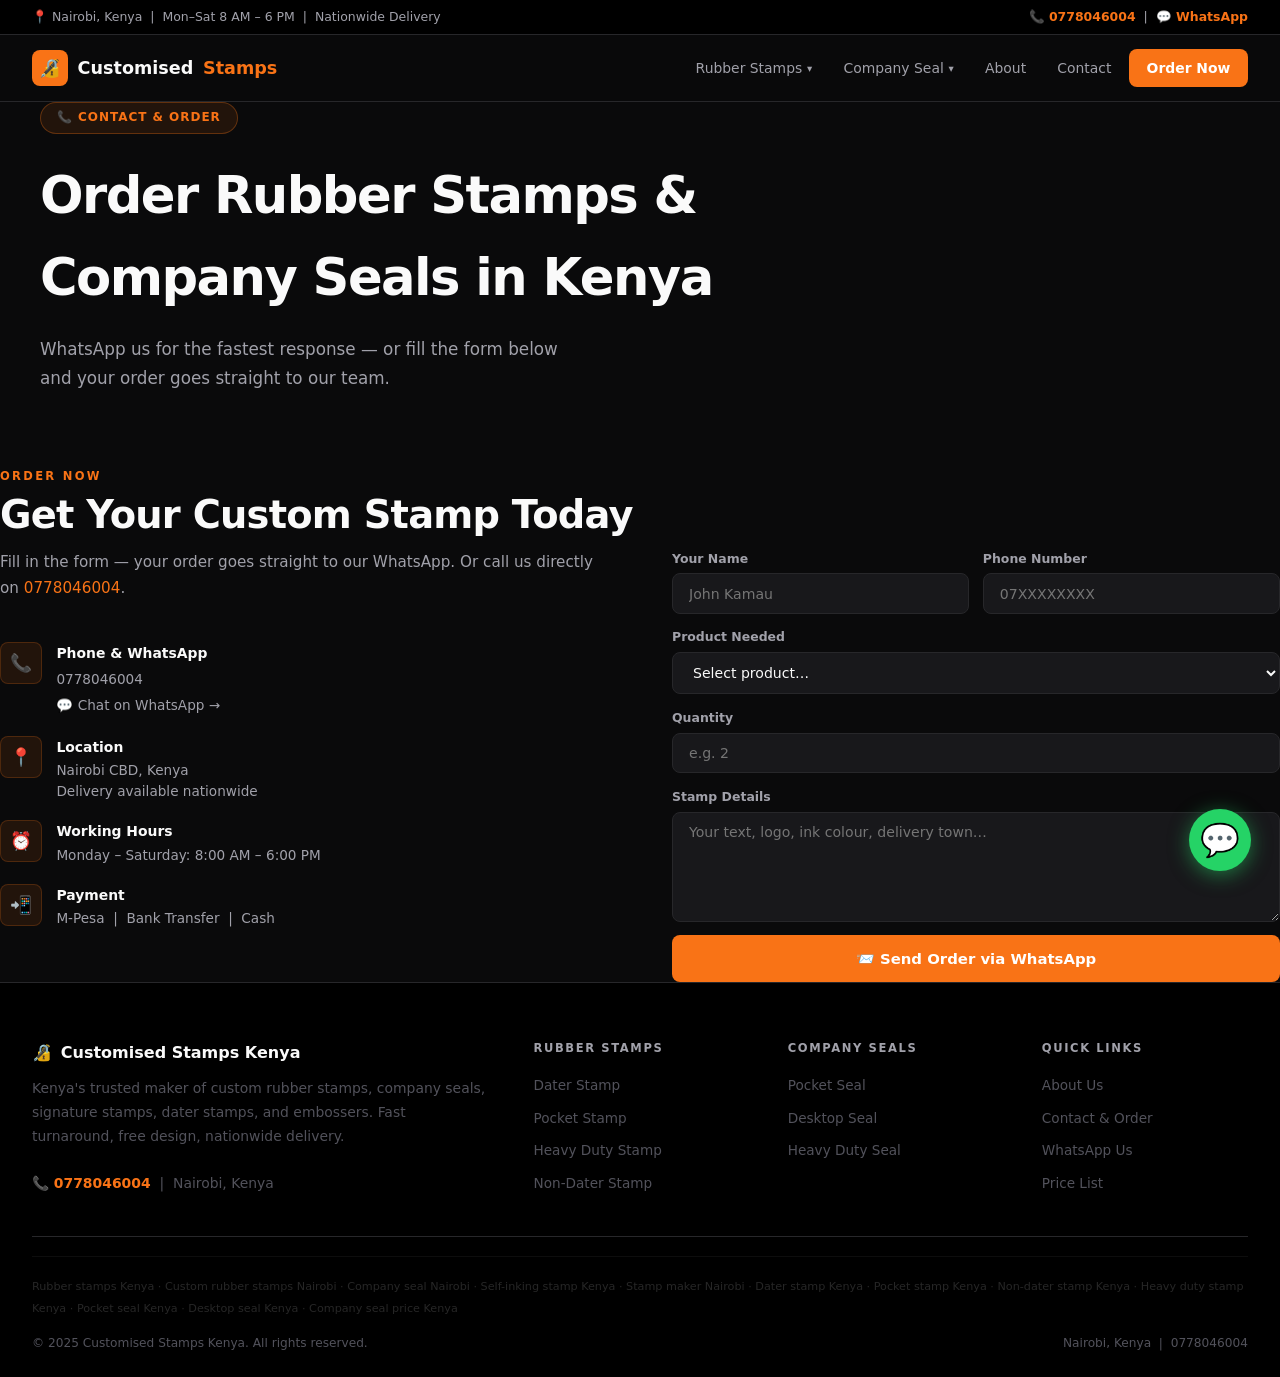
<file: contact.html>
<!DOCTYPE html>
<html lang="en-KE">
<head>
  <meta charset="UTF-8"/>
  <meta name="viewport" content="width=device-width,initial-scale=1"/>
  <meta http-equiv="X-UA-Compatible" content="IE=edge"/>
  <title>Order Rubber Stamps Kenya | Contact Customised Stamps Nairobi | 0778046004</title>
  <meta name="description" content="Order custom rubber stamps and company seals in Kenya. WhatsApp 0778046004 or fill our form. Same-day Nairobi delivery. M-Pesa accepted. Customised Stamps Kenya."/>
  <meta name="keywords" content="order rubber stamps Kenya, contact stamp maker Nairobi, buy rubber stamp Kenya, order company seal Nairobi"/>
  <meta name="robots" content="index,follow,max-snippet:-1,max-image-preview:large"/>
  <meta name="author" content="Customised Stamps Kenya"/>
  <meta name="geo.region" content="KE-30"/>
  <meta name="geo.placename" content="Nairobi, Kenya"/>
  <meta name="geo.position" content="-1.286389;36.817223"/>
  <link rel="canonical" href="https://customisedstamps.co.ke/"/>
  <meta property="og:type" content="website"/>
  <meta property="og:locale" content="en_KE"/>
  <meta property="og:title" content="Order Rubber Stamps Kenya | Contact Customised Stamps Nairobi | 0778046004"/>
  <meta property="og:description" content="Order custom rubber stamps and company seals in Kenya. WhatsApp 0778046004 or fill our form. Same-day Nairobi delivery. M-Pesa accepted. Customised Stamps Kenya."/>
  <meta property="og:site_name" content="Customised Stamps Kenya"/>
  <meta name="twitter:card" content="summary_large_image"/>
  <meta name="twitter:title" content="Order Rubber Stamps Kenya | Contact Customised Stamps Nairobi | 0778046004"/>
  <meta name="twitter:description" content="Order custom rubber stamps and company seals in Kenya. WhatsApp 0778046004 or fill our form. Same-day Nairobi delivery. M-Pesa accepted. Customised Stamps Kenya."/>
  <!-- PERFORMANCE: preconnect fonts, DNS prefetch -->
  <link rel="preconnect" href="https://fonts.googleapis.com"/>
  <link rel="preconnect" href="https://fonts.gstatic.com" crossorigin/>
  <link rel="dns-prefetch" href="https://images.unsplash.com"/>
  <!-- Google Fonts — display=swap prevents render blocking -->
  <link href="https://fonts.googleapis.com/css2?family=Inter:wght@400;500;600;700;800;900&display=swap" rel="stylesheet"/>
  <!-- EXTERNAL CSS — cached by browser across all pages -->
  <link rel="stylesheet" href="style.css"/>
  <link rel="icon" type="image/svg+xml" href="data:image/svg+xml,<svg xmlns='http://www.w3.org/2000/svg' viewBox='0 0 100 100'><text y='.9em' font-size='90'>🔏</text></svg>"/>
  <script type="application/ld+json">[{
      "@context":"https://schema.org","@type":"LocalBusiness",
      "name":"Customised Stamps Kenya","telephone":"+254778046004",
      "address":{"@type":"PostalAddress","addressLocality":"Nairobi","addressCountry":"KE"},
      "url":"https://customisedstamps.co.ke","priceRange":"KSh 300–KSh 3,500",
      "areaServed":{"@type":"Country","name":"Kenya"}
    }]</script>
</head>
<body>
<div class="topbar" role="banner">
  <span>📍 Nairobi, Kenya &nbsp;|&nbsp; Mon–Sat 8 AM – 6 PM &nbsp;|&nbsp; Nationwide Delivery</span>
  <span>📞 <a href="tel:+254778046004">0778046004</a> &nbsp;|&nbsp;
        <a href="https://wa.me/254778046004?text=Hello%20Customised Stamps Kenya!" rel="noopener noreferrer">💬 WhatsApp</a></span>
</div>
<nav class="site-nav" role="navigation" aria-label="Main navigation">
  <div class="nav-inner">
    <a href="index.html" class="nav-logo" aria-label="Customised Stamps Kenya Home">
      <div class="nav-logo-icon" aria-hidden="true">🔏</div>
      Customised<span class="dot">Stamps</span>
    </a>
    <ul class="nav-links" role="list">
      <li class="">
        <button aria-haspopup="true" aria-expanded="false" aria-controls="dd-stamps">
          Rubber Stamps <span class="chevron" aria-hidden="true">▾</span>
        </button>
        <ul class="dropdown" id="dd-stamps" role="menu">
          <li><a href="dater-stamp.html" role="menuitem">
            <span class="d-icon" aria-hidden="true">📅</span>
            <span class="d-label">Dater Stamp<span class="d-sub">Self-inking with adjustable date</span></span>
          </a></li>
          <li><a href="pocket-stamp.html" role="menuitem">
            <span class="d-icon" aria-hidden="true">🖐️</span>
            <span class="d-label">Pocket Stamp<span class="d-sub">Portable & compact design</span></span>
          </a></li>
          <li><a href="heavy-duty-stamp.html" role="menuitem">
            <span class="d-icon" aria-hidden="true">💪</span>
            <span class="d-label">Heavy Duty Stamp<span class="d-sub">Built for high-volume use</span></span>
          </a></li>
          <li><a href="non-dater-stamp.html" role="menuitem">
            <span class="d-icon" aria-hidden="true">🔤</span>
            <span class="d-label">Non-Dater Stamp<span class="d-sub">Plain text self-inking stamp</span></span>
          </a></li>
        </ul>
      </li>
      <li class="">
        <button aria-haspopup="true" aria-expanded="false" aria-controls="dd-seals">
          Company Seal <span class="chevron" aria-hidden="true">▾</span>
        </button>
        <ul class="dropdown" id="dd-seals" role="menu">
          <li><a href="pocket-seal.html" role="menuitem">
            <span class="d-icon" aria-hidden="true">🔐</span>
            <span class="d-label">Pocket Seal<span class="d-sub">Portable company seal</span></span>
          </a></li>
          <li><a href="desktop-seal.html" role="menuitem">
            <span class="d-icon" aria-hidden="true">🖥️</span>
            <span class="d-label">Desktop Seal<span class="d-sub">Office-grade embosser</span></span>
          </a></li>
          <li><a href="heavy-duty-seal.html" role="menuitem">
            <span class="d-icon" aria-hidden="true">🏛️</span>
            <span class="d-label">Heavy Duty Seal<span class="d-sub">Maximum durability seal</span></span>
          </a></li>
        </ul>
      </li>
      <li class="hide-mob "><a href="about.html">About</a></li>
      <li class="active"><a href="contact.html">Contact</a></li>
      <li><a href="https://wa.me/254778046004?text=Hello!%20I'd%20like%20to%20order%20a%20stamp." class="nav-cta" rel="noopener noreferrer">Order Now</a></li>
    </ul>
  </div>
</nav>
<main id="main-content">

<div class="page-hero" style="min-height:40vh" aria-labelledby="c-h1">
  <div class="page-hero-bg"></div>
  <div style="max-width:1200px;margin:0 auto;position:relative;z-index:1">
    <div class="hero-badge anim-1">📞 Contact &amp; Order</div>
    <h1 id="c-h1" class="anim-2" style="font-size:clamp(2rem,5vw,3.2rem);font-weight:900;letter-spacing:-.03em;margin-bottom:1rem">
      Order Rubber Stamps &amp;<br><span class="accent">Company Seals in Kenya</span>
    </h1>
    <p class="anim-3" style="color:var(--muted);font-size:1.05rem;max-width:540px;line-height:1.75">
      WhatsApp us for the fastest response — or fill the form below and your order goes straight to our team.
    </p>
  </div>
</div>
<section id="contact">
  <div class="container">
    <span class="sec-label">Order Now</span>
    <h2 class="sec-title">Get Your Custom Stamp Today</h2>
    <div class="contact-grid">
      <div>
        <p class="sec-desc">Fill in the form — your order goes straight to our WhatsApp. Or call us directly on <a href="tel:+254778046004" style="color:var(--accent)">0778046004</a>.</p>
        <div class="cinfo-list">
          <div class="cinfo-item"><div class="cinfo-icon">📞</div><div>
            <h4>Phone &amp; WhatsApp</h4>
            <a href="tel:+254778046004">0778046004</a><br>
            <a href="https://wa.me/254778046004" rel="noopener noreferrer">💬 Chat on WhatsApp →</a>
          </div></div>
          <div class="cinfo-item"><div class="cinfo-icon">📍</div><div>
            <h4>Location</h4><p>Nairobi CBD, Kenya<br>Delivery available nationwide</p>
          </div></div>
          <div class="cinfo-item"><div class="cinfo-icon">⏰</div><div>
            <h4>Working Hours</h4>
            <p><time datetime="Mo-Sa 08:00-18:00">Monday – Saturday: 8:00 AM – 6:00 PM</time></p>
          </div></div>
          <div class="cinfo-item"><div class="cinfo-icon">📲</div><div>
            <h4>Payment</h4><p>M-Pesa &nbsp;|&nbsp; Bank Transfer &nbsp;|&nbsp; Cash</p>
          </div></div>
        </div>
      </div>
      <div>
        <form class="cform" onsubmit="sendWA();return false;" aria-label="Stamp order form">
          <div class="frow">
            <div class="fld"><label for="fn">Your Name</label>
              <input type="text" id="fn" placeholder="John Kamau" autocomplete="name" required/></div>
            <div class="fld"><label for="fp">Phone Number</label>
              <input type="tel" id="fp" placeholder="07XXXXXXXX" autocomplete="tel"/></div>
          </div>
          <div class="fld"><label for="ft">Product Needed</label>
            <select id="ft"><option value="">Select product…</option><option>Self-Inking Stamp (Small – KSh 800)</option>
<option>Self-Inking Stamp (Medium – KSh 1,000)</option>
<option>Self-Inking Stamp (Large – KSh 1,500)</option>
<option>Dater Stamp – KSh 1,500</option>
<option>Pocket Stamp – KSh 800</option>
<option>Heavy Duty Stamp – KSh 2,000</option>
<option>Non-Dater Stamp – KSh 800</option>
<option>Pocket Seal – KSh 1,500</option>
<option>Desktop Seal – KSh 1,200</option>
<option>Heavy Duty Seal – KSh 2,000</option>
<option>Embosser / Notary Seal – KSh 3,000</option>
<option>Ink Pad Replacement – KSh 300</option>
<option>Other</option></select></div>
          <div class="fld"><label for="fq">Quantity</label>
            <input type="number" id="fq" placeholder="e.g. 2" min="1"/></div>
          <div class="fld"><label for="fm">Stamp Details</label>
            <textarea id="fm" placeholder="Your text, logo, ink colour, delivery town…"></textarea></div>
          <button type="submit" class="btn-submit">📨 Send Order via WhatsApp</button>
        </form>
      </div>
    </div>
  </div>
</section>
</main>
<footer role="contentinfo">
  <div class="footer-inner">
    <div class="footer-grid">
      <div class="footer-brand">
        <div class="footer-logo"><span>🔏</span>Customised Stamps Kenya</div>
        Kenya's trusted maker of custom rubber stamps, company seals, signature stamps,
        dater stamps, and embossers. Fast turnaround, free design, nationwide delivery.
        <br><br>
        <a href="tel:+254778046004" style="color:var(--accent);font-weight:700">📞 0778046004</a>
        &nbsp;|&nbsp; Nairobi, Kenya
      </div>
      <div class="footer-col">
        <h5>Rubber Stamps</h5>
        <ul>
          <li><a href="dater-stamp.html">Dater Stamp</a></li>
          <li><a href="pocket-stamp.html">Pocket Stamp</a></li>
          <li><a href="heavy-duty-stamp.html">Heavy Duty Stamp</a></li>
          <li><a href="non-dater-stamp.html">Non-Dater Stamp</a></li>
        </ul>
      </div>
      <div class="footer-col">
        <h5>Company Seals</h5>
        <ul>
          <li><a href="pocket-seal.html">Pocket Seal</a></li>
          <li><a href="desktop-seal.html">Desktop Seal</a></li>
          <li><a href="heavy-duty-seal.html">Heavy Duty Seal</a></li>
        </ul>
      </div>
      <div class="footer-col">
        <h5>Quick Links</h5>
        <ul>
          <li><a href="about.html">About Us</a></li>
          <li><a href="contact.html">Contact &amp; Order</a></li>
          <li><a href="https://wa.me/254778046004" rel="noopener noreferrer">WhatsApp Us</a></li>
          <li><a href="index.html#pricing">Price List</a></li>
        </ul>
      </div>
    </div>
    <div class="footer-sep"></div>
    <div class="footer-kw" aria-hidden="true">
      Rubber stamps Kenya · Custom rubber stamps Nairobi · Company seal Nairobi ·
      Self-inking stamp Kenya · Stamp maker Nairobi · Dater stamp Kenya ·
      Pocket stamp Kenya · Non-dater stamp Kenya · Heavy duty stamp Kenya ·
      Pocket seal Kenya · Desktop seal Kenya · Company seal price Kenya
    </div>
    <div class="footer-bottom" style="margin-top:.8rem">
      <span>© 2025 Customised Stamps Kenya. All rights reserved.</span>
      <span>Nairobi, Kenya &nbsp;|&nbsp; <a href="tel:+254778046004">0778046004</a></span>
    </div>
  </div>
</footer>
<a href="https://wa.me/254778046004?text=Hello%20Customised Stamps Kenya!%20I'd%20like%20to%20order." class="wa-float" rel="noopener noreferrer" aria-label="WhatsApp us">💬</a>
<script>
function sendWA(){
  var n=(document.getElementById('fn')||{}).value||'Customer';
  var p=(document.getElementById('fp')||{}).value||'';
  var t=(document.getElementById('ft')||{}).value||'Not specified';
  var q=(document.getElementById('fq')||{}).value||'1';
  var m=(document.getElementById('fm')||{}).value||'';
  var txt=encodeURIComponent('Hello Customised Stamps Kenya!\n\nName: '+n+'\nPhone: '+p+'\nProduct: '+t+'\nQty: '+q+'\nDetails: '+m);
  window.open('https://wa.me/254778046004?text='+txt,'_blank');
}
/* smooth scroll */
document.querySelectorAll('a[href^="#"]').forEach(function(a){
  a.addEventListener('click',function(e){
    var t=document.querySelector(this.getAttribute('href'));
    if(t){e.preventDefault();t.scrollIntoView({behavior:'smooth',block:'start'})}
  });
});
</script>
</body>
</html>
</file>
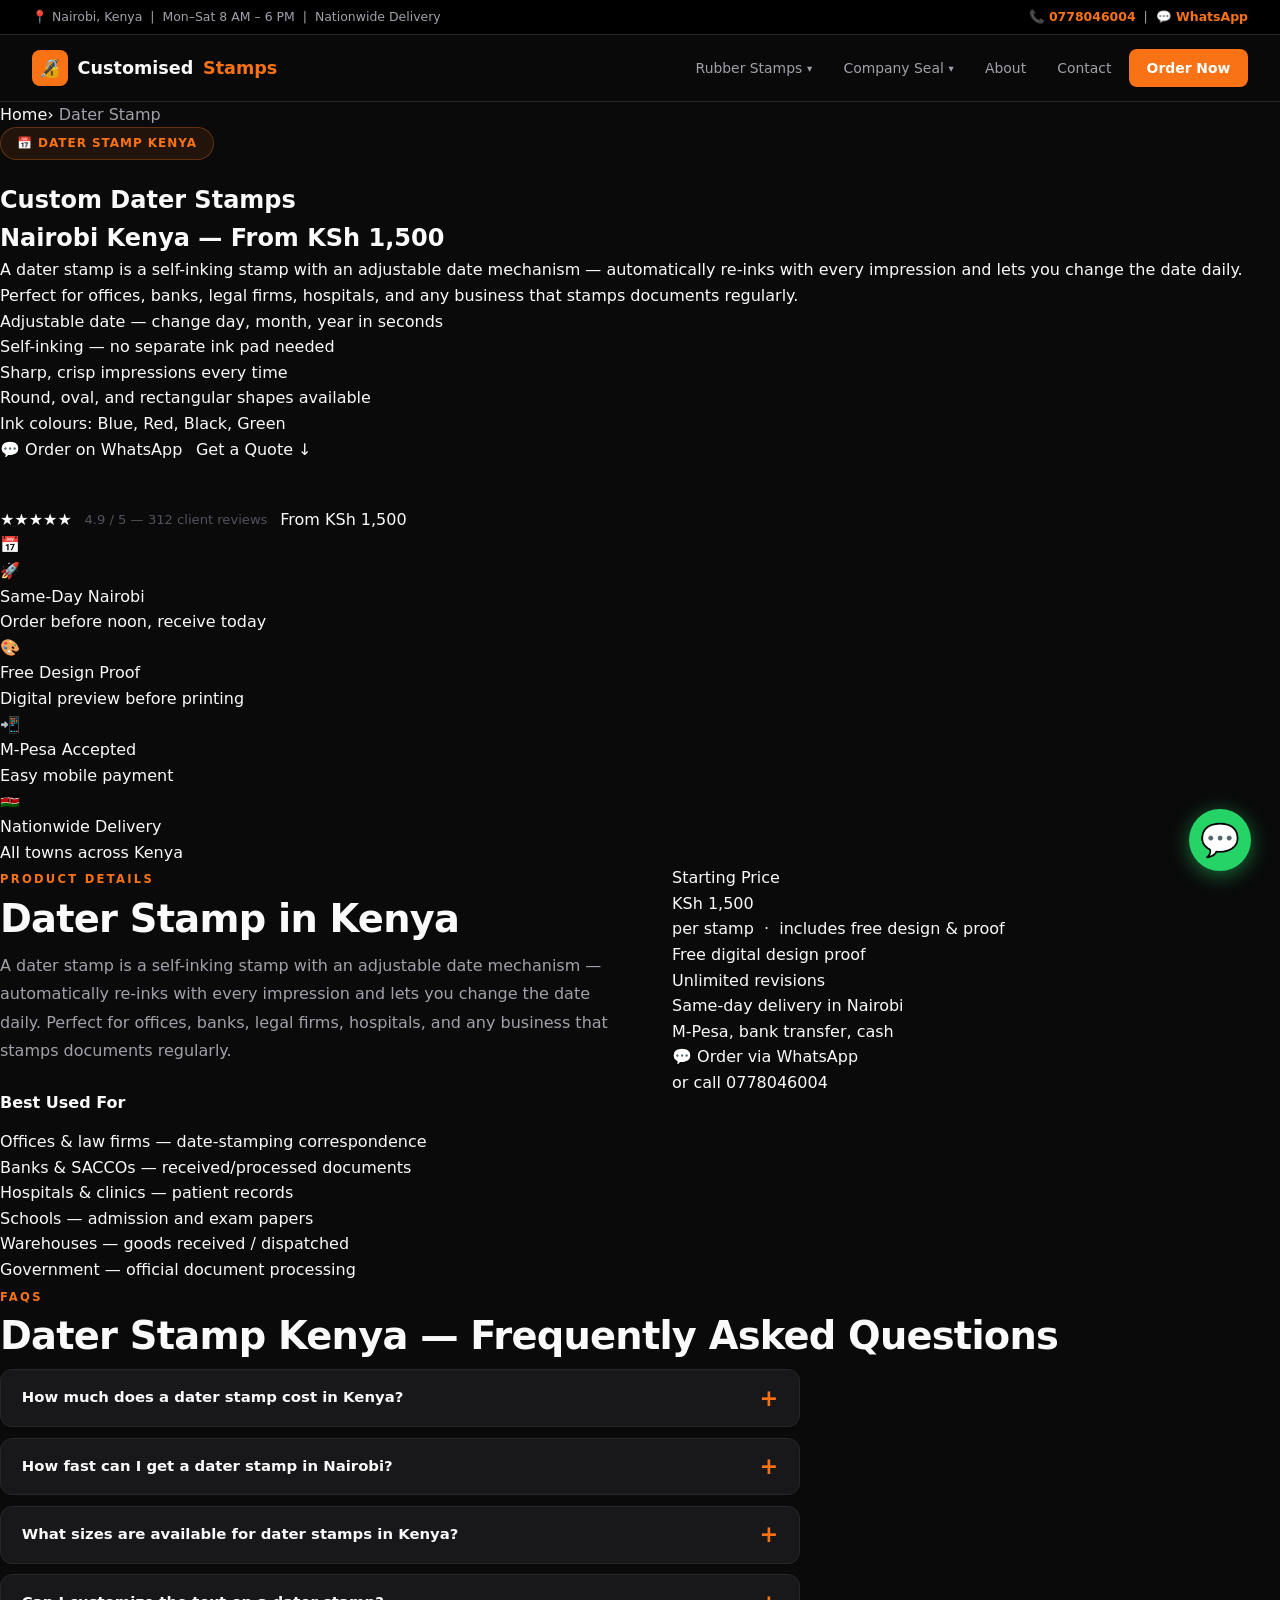
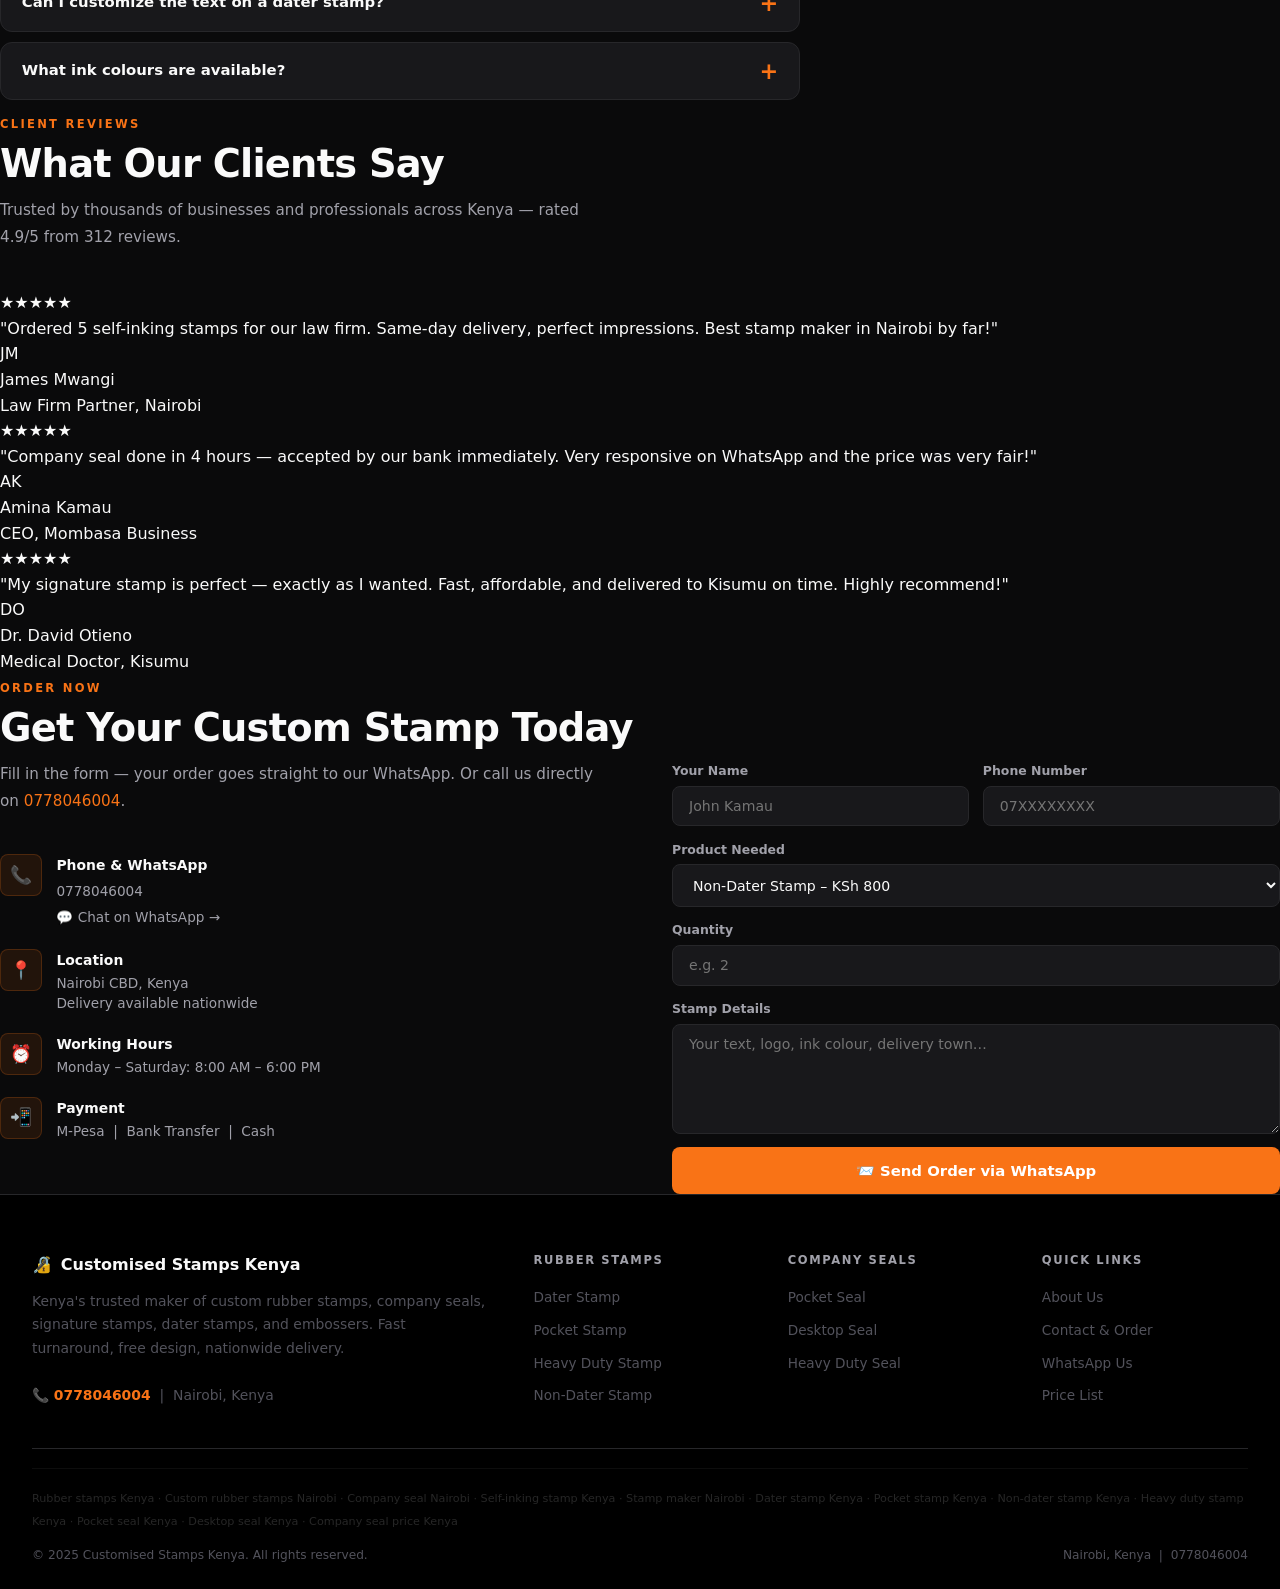
<file: dater-stamp.html>
<!DOCTYPE html>
<html lang="en-KE">
<head>
  <meta charset="UTF-8"/>
  <meta name="viewport" content="width=device-width,initial-scale=1"/>
  <meta http-equiv="X-UA-Compatible" content="IE=edge"/>
  <title>Dater Stamp Kenya | Self-Inking Date Stamp Nairobi from KSh 1,500 | Same-Day</title>
  <meta name="description" content="Order a custom dater stamp in Nairobi Kenya from KSh 1,500. Self-inking with adjustable date. Used by offices, banks & hospitals. Free design. Call 0778046004."/>
  <meta name="keywords" content="dater stamp Kenya, self-inking dater stamp Nairobi, date stamp Kenya price, automatic date stamp Nairobi"/>
  <meta name="robots" content="index,follow,max-snippet:-1,max-image-preview:large"/>
  <meta name="author" content="Customised Stamps Kenya"/>
  <meta name="geo.region" content="KE-30"/>
  <meta name="geo.placename" content="Nairobi, Kenya"/>
  <meta name="geo.position" content="-1.286389;36.817223"/>
  <link rel="canonical" href="https://customisedstamps.co.ke/"/>
  <meta property="og:type" content="website"/>
  <meta property="og:locale" content="en_KE"/>
  <meta property="og:title" content="Dater Stamp Kenya | Self-Inking Date Stamp Nairobi from KSh 1,500 | Same-Day"/>
  <meta property="og:description" content="Order a custom dater stamp in Nairobi Kenya from KSh 1,500. Self-inking with adjustable date. Used by offices, banks & hospitals. Free design. Call 0778046004."/>
  <meta property="og:site_name" content="Customised Stamps Kenya"/>
  <meta name="twitter:card" content="summary_large_image"/>
  <meta name="twitter:title" content="Dater Stamp Kenya | Self-Inking Date Stamp Nairobi from KSh 1,500 | Same-Day"/>
  <meta name="twitter:description" content="Order a custom dater stamp in Nairobi Kenya from KSh 1,500. Self-inking with adjustable date. Used by offices, banks & hospitals. Free design. Call 0778046004."/>
  <!-- PERFORMANCE: preconnect fonts, DNS prefetch -->
  <link rel="preconnect" href="https://fonts.googleapis.com"/>
  <link rel="preconnect" href="https://fonts.gstatic.com" crossorigin/>
  <link rel="dns-prefetch" href="https://images.unsplash.com"/>
  <!-- Google Fonts — display=swap prevents render blocking -->
  <link href="https://fonts.googleapis.com/css2?family=Inter:wght@400;500;600;700;800;900&display=swap" rel="stylesheet"/>
  <!-- EXTERNAL CSS — cached by browser across all pages -->
  <link rel="stylesheet" href="style.css"/>
  <link rel="icon" type="image/svg+xml" href="data:image/svg+xml,<svg xmlns='http://www.w3.org/2000/svg' viewBox='0 0 100 100'><text y='.9em' font-size='90'>🔏</text></svg>"/>
  <script type="application/ld+json">[{
      "@context":"https://schema.org","@type":"LocalBusiness",
      "name":"Customised Stamps Kenya","telephone":"+254778046004",
      "address":{"@type":"PostalAddress","addressLocality":"Nairobi","addressCountry":"KE"},
      "url":"https://customisedstamps.co.ke","priceRange":"KSh 300–KSh 3,500",
      "areaServed":{"@type":"Country","name":"Kenya"}
    }]</script>
</head>
<body>
<div class="topbar" role="banner">
  <span>📍 Nairobi, Kenya &nbsp;|&nbsp; Mon–Sat 8 AM – 6 PM &nbsp;|&nbsp; Nationwide Delivery</span>
  <span>📞 <a href="tel:+254778046004">0778046004</a> &nbsp;|&nbsp;
        <a href="https://wa.me/254778046004?text=Hello%20Customised Stamps Kenya!" rel="noopener noreferrer">💬 WhatsApp</a></span>
</div>
<nav class="site-nav" role="navigation" aria-label="Main navigation">
  <div class="nav-inner">
    <a href="index.html" class="nav-logo" aria-label="Customised Stamps Kenya Home">
      <div class="nav-logo-icon" aria-hidden="true">🔏</div>
      Customised<span class="dot">Stamps</span>
    </a>
    <ul class="nav-links" role="list">
      <li class="active">
        <button aria-haspopup="true" aria-expanded="false" aria-controls="dd-stamps">
          Rubber Stamps <span class="chevron" aria-hidden="true">▾</span>
        </button>
        <ul class="dropdown" id="dd-stamps" role="menu">
          <li><a href="dater-stamp.html" role="menuitem">
            <span class="d-icon" aria-hidden="true">📅</span>
            <span class="d-label">Dater Stamp<span class="d-sub">Self-inking with adjustable date</span></span>
          </a></li>
          <li><a href="pocket-stamp.html" role="menuitem">
            <span class="d-icon" aria-hidden="true">🖐️</span>
            <span class="d-label">Pocket Stamp<span class="d-sub">Portable & compact design</span></span>
          </a></li>
          <li><a href="heavy-duty-stamp.html" role="menuitem">
            <span class="d-icon" aria-hidden="true">💪</span>
            <span class="d-label">Heavy Duty Stamp<span class="d-sub">Built for high-volume use</span></span>
          </a></li>
          <li><a href="non-dater-stamp.html" role="menuitem">
            <span class="d-icon" aria-hidden="true">🔤</span>
            <span class="d-label">Non-Dater Stamp<span class="d-sub">Plain text self-inking stamp</span></span>
          </a></li>
        </ul>
      </li>
      <li class="">
        <button aria-haspopup="true" aria-expanded="false" aria-controls="dd-seals">
          Company Seal <span class="chevron" aria-hidden="true">▾</span>
        </button>
        <ul class="dropdown" id="dd-seals" role="menu">
          <li><a href="pocket-seal.html" role="menuitem">
            <span class="d-icon" aria-hidden="true">🔐</span>
            <span class="d-label">Pocket Seal<span class="d-sub">Portable company seal</span></span>
          </a></li>
          <li><a href="desktop-seal.html" role="menuitem">
            <span class="d-icon" aria-hidden="true">🖥️</span>
            <span class="d-label">Desktop Seal<span class="d-sub">Office-grade embosser</span></span>
          </a></li>
          <li><a href="heavy-duty-seal.html" role="menuitem">
            <span class="d-icon" aria-hidden="true">🏛️</span>
            <span class="d-label">Heavy Duty Seal<span class="d-sub">Maximum durability seal</span></span>
          </a></li>
        </ul>
      </li>
      <li class="hide-mob "><a href="about.html">About</a></li>
      <li class=""><a href="contact.html">Contact</a></li>
      <li><a href="https://wa.me/254778046004?text=Hello!%20I'd%20like%20to%20order%20a%20stamp." class="nav-cta" rel="noopener noreferrer">Order Now</a></li>
    </ul>
  </div>
</nav>
<main id="main-content">

<article class="page-hero" aria-labelledby="ph1">
  <div class="page-hero-bg"></div>
  <div class="page-hero-inner">
    <div>
      <nav class="breadcrumb" aria-label="Breadcrumb">
  <a href="index.html">Home</a><span class="sep">›</span>
  <span style="color:var(--muted)">Dater Stamp</span>
</nav>
      <div class="hero-badge anim-1">📅 Dater Stamp Kenya</div>
      <h1 id="ph1" class="anim-2">Custom Dater Stamps<br><span class="accent">Nairobi Kenya — From KSh 1,500</span></h1>
      <p class="page-hero-desc anim-3">A dater stamp is a self-inking stamp with an adjustable date mechanism — automatically re-inks with every impression and lets you change the date daily. Perfect for offices, banks, legal firms, hospitals, and any business that stamps documents regularly.</p>
      <div class="feat-list"><div class="feat-item">Adjustable date — change day, month, year in seconds</div><div class="feat-item">Self-inking — no separate ink pad needed</div><div class="feat-item">Sharp, crisp impressions every time</div><div class="feat-item">Round, oval, and rectangular shapes available</div><div class="feat-item">Ink colours: Blue, Red, Black, Green</div></div>
      <div class="hero-btns anim-4">
        <a href="https://wa.me/254778046004?text=Hello!%20I'd%20like%20to%20order%20a%20Dater%20Stamp." class="btn btn-primary" rel="noopener noreferrer">💬 Order on WhatsApp</a>
        <a href="#contact" class="btn btn-ghost">Get a Quote ↓</a>
      </div>
      <div class="anim-5" style="display:flex;align-items:center;gap:.8rem;flex-wrap:wrap">
        <span class="stars">★★★★★</span>
        <span style="font-size:.82rem;color:var(--subtle)">4.9 / 5 — 312 client reviews</span>
        <span class="tag tag-orange">From KSh 1,500</span>
      </div>
    </div>
    <div class="anim-6">
      <img class="page-hero-img"
        src="https://images.unsplash.com/photo-1614332287897-cdc485fa562d?w=600&q=75&auto=format" alt="Dater stamp Kenya — self-inking adjustable date stamp for offices Nairobi"
        width="600" height="340" loading="eager"
        onerror="this.outerHTML='<div class=\'page-hero-img-ph\'>📅</div>'"/>
    </div>
  </div>
</article>

<div class="why-strip">
  <div class="why-grid">
    <div><div class="why-icon">🚀</div><div class="why-title">Same-Day Nairobi</div><div class="why-desc">Order before noon, receive today</div></div>
    <div><div class="why-icon">🎨</div><div class="why-title">Free Design Proof</div><div class="why-desc">Digital preview before printing</div></div>
    <div><div class="why-icon">📲</div><div class="why-title">M-Pesa Accepted</div><div class="why-desc">Easy mobile payment</div></div>
    <div><div class="why-icon">🇰🇪</div><div class="why-title">Nationwide Delivery</div><div class="why-desc">All towns across Kenya</div></div>
  </div>
</div>

<section>
  <div class="container" style="display:grid;grid-template-columns:1fr 1fr;gap:4rem;align-items:start">
    <div>
      <span class="sec-label">Product Details</span>
      <h2 class="sec-title">Dater Stamp in Kenya</h2>
      <p style="color:var(--muted);line-height:1.78;margin-bottom:1.5rem">A dater stamp is a self-inking stamp with an adjustable date mechanism — automatically re-inks with every impression and lets you change the date daily. Perfect for offices, banks, legal firms, hospitals, and any business that stamps documents regularly.</p>
      <h3 style="font-size:1rem;font-weight:700;margin-bottom:.85rem;color:var(--text)">Best Used For</h3>
      <div class="feat-list"><div class="feat-item">Offices & law firms — date-stamping correspondence</div><div class="feat-item">Banks & SACCOs — received/processed documents</div><div class="feat-item">Hospitals & clinics — patient records</div><div class="feat-item">Schools — admission and exam papers</div><div class="feat-item">Warehouses — goods received / dispatched</div><div class="feat-item">Government — official document processing</div></div>
    </div>
    <div>
      <div class="price-card">
        <div class="price-card-label">Starting Price</div>
        <div class="price-card-amount">KSh 1,500</div>
        <div class="price-card-note">per stamp &nbsp;·&nbsp; includes free design &amp; proof</div>
        <div class="feat-list"><div class="feat-item">Free digital design proof</div><div class="feat-item">Unlimited revisions</div><div class="feat-item">Same-day delivery in Nairobi</div><div class="feat-item">M-Pesa, bank transfer, cash</div></div>
        <a href="https://wa.me/254778046004?text=Hello!%20I'd%20like%20to%20order%20a%20Dater%20Stamp." class="btn btn-primary btn-block" rel="noopener noreferrer">💬 Order via WhatsApp</a>
        <p class="price-center">or call <a href="tel:+254778046004">0778046004</a></p>
      </div>
    </div>
  </div>
</section>

<section class="bg-2" id="faq">
  <div class="container">
    <span class="sec-label">FAQs</span>
    <h2 class="sec-title">Dater Stamp Kenya — Frequently Asked Questions</h2>
    <div class="faq-wrap"><details><summary>How much does a dater stamp cost in Kenya?</summary><div class="faq-ans">A dater stamp in Kenya costs from <strong>KSh 1,500</strong> at Customised Stamps Kenya, including free design, digital proof, and same-day production. <a href='contact.html'>Order now →</a></div></details><details><summary>How fast can I get a dater stamp in Nairobi?</summary><div class="faq-ans">Most dater stamps are produced <strong>same-day in Nairobi</strong>. Orders before noon can be ready and delivered the same day.</div></details><details><summary>What sizes are available for dater stamps in Kenya?</summary><div class="faq-ans">Dater stamps are available in small (38×14mm), medium (47×18mm), large (60×40mm), and round (42mm diameter). Custom sizes also available.</div></details><details><summary>Can I customize the text on a dater stamp?</summary><div class="faq-ans">Yes! Your stamp can include company name, department, custom text, and logo alongside the adjustable date. Send requirements on WhatsApp.</div></details><details><summary>What ink colours are available?</summary><div class="faq-ans">Blue, red, black, and green. Blue is the most popular. Replacement ink pads cost KSh 300.</div></details></div>
  </div>
</section>

<section class="bg-2">
  <div class="container">
    <span class="sec-label">Client Reviews</span>
    <h2 class="sec-title">What Our Clients Say</h2>
    <p class="sec-desc">Trusted by thousands of businesses and professionals across Kenya — rated 4.9/5 from 312 reviews.</p>
    <div class="reviews-grid">
      <article class="review-card" itemscope itemtype="https://schema.org/Review">
        <div class="stars" aria-label="5 stars">★★★★★</div>
        <p class="review-text" itemprop="reviewBody">"Ordered 5 self-inking stamps for our law firm. Same-day delivery, perfect impressions. Best stamp maker in Nairobi by far!"</p>
        <div class="reviewer"><div class="reviewer-av" aria-hidden="true">JM</div><div>
          <div class="reviewer-name" itemprop="author">James Mwangi</div>
          <div class="reviewer-role">Law Firm Partner, Nairobi</div>
        </div></div>
      </article>
      <article class="review-card" itemscope itemtype="https://schema.org/Review">
        <div class="stars" aria-label="5 stars">★★★★★</div>
        <p class="review-text" itemprop="reviewBody">"Company seal done in 4 hours — accepted by our bank immediately. Very responsive on WhatsApp and the price was very fair!"</p>
        <div class="reviewer"><div class="reviewer-av" aria-hidden="true">AK</div><div>
          <div class="reviewer-name" itemprop="author">Amina Kamau</div>
          <div class="reviewer-role">CEO, Mombasa Business</div>
        </div></div>
      </article>
      <article class="review-card" itemscope itemtype="https://schema.org/Review">
        <div class="stars" aria-label="5 stars">★★★★★</div>
        <p class="review-text" itemprop="reviewBody">"My signature stamp is perfect — exactly as I wanted. Fast, affordable, and delivered to Kisumu on time. Highly recommend!"</p>
        <div class="reviewer"><div class="reviewer-av" aria-hidden="true">DO</div><div>
          <div class="reviewer-name" itemprop="author">Dr. David Otieno</div>
          <div class="reviewer-role">Medical Doctor, Kisumu</div>
        </div></div>
      </article>
    </div>
  </div>
</section>
<section id="contact">
  <div class="container">
    <span class="sec-label">Order Now</span>
    <h2 class="sec-title">Get Your Custom Stamp Today</h2>
    <div class="contact-grid">
      <div>
        <p class="sec-desc">Fill in the form — your order goes straight to our WhatsApp. Or call us directly on <a href="tel:+254778046004" style="color:var(--accent)">0778046004</a>.</p>
        <div class="cinfo-list">
          <div class="cinfo-item"><div class="cinfo-icon">📞</div><div>
            <h4>Phone &amp; WhatsApp</h4>
            <a href="tel:+254778046004">0778046004</a><br>
            <a href="https://wa.me/254778046004" rel="noopener noreferrer">💬 Chat on WhatsApp →</a>
          </div></div>
          <div class="cinfo-item"><div class="cinfo-icon">📍</div><div>
            <h4>Location</h4><p>Nairobi CBD, Kenya<br>Delivery available nationwide</p>
          </div></div>
          <div class="cinfo-item"><div class="cinfo-icon">⏰</div><div>
            <h4>Working Hours</h4>
            <p><time datetime="Mo-Sa 08:00-18:00">Monday – Saturday: 8:00 AM – 6:00 PM</time></p>
          </div></div>
          <div class="cinfo-item"><div class="cinfo-icon">📲</div><div>
            <h4>Payment</h4><p>M-Pesa &nbsp;|&nbsp; Bank Transfer &nbsp;|&nbsp; Cash</p>
          </div></div>
        </div>
      </div>
      <div>
        <form class="cform" onsubmit="sendWA();return false;" aria-label="Stamp order form">
          <div class="frow">
            <div class="fld"><label for="fn">Your Name</label>
              <input type="text" id="fn" placeholder="John Kamau" autocomplete="name" required/></div>
            <div class="fld"><label for="fp">Phone Number</label>
              <input type="tel" id="fp" placeholder="07XXXXXXXX" autocomplete="tel"/></div>
          </div>
          <div class="fld"><label for="ft">Product Needed</label>
            <select id="ft"><option value="">Select product…</option><option>Self-Inking Stamp (Small – KSh 800)</option>
<option>Self-Inking Stamp (Medium – KSh 1,000)</option>
<option>Self-Inking Stamp (Large – KSh 1,500)</option>
<option  selected>Dater Stamp – KSh 1,500</option>
<option>Pocket Stamp – KSh 800</option>
<option>Heavy Duty Stamp – KSh 2,000</option>
<option  selected>Non-Dater Stamp – KSh 800</option>
<option>Pocket Seal – KSh 1,500</option>
<option>Desktop Seal – KSh 1,200</option>
<option>Heavy Duty Seal – KSh 2,000</option>
<option>Embosser / Notary Seal – KSh 3,000</option>
<option>Ink Pad Replacement – KSh 300</option>
<option>Other</option></select></div>
          <div class="fld"><label for="fq">Quantity</label>
            <input type="number" id="fq" placeholder="e.g. 2" min="1"/></div>
          <div class="fld"><label for="fm">Stamp Details</label>
            <textarea id="fm" placeholder="Your text, logo, ink colour, delivery town…"></textarea></div>
          <button type="submit" class="btn-submit">📨 Send Order via WhatsApp</button>
        </form>
      </div>
    </div>
  </div>
</section>
</main>
<footer role="contentinfo">
  <div class="footer-inner">
    <div class="footer-grid">
      <div class="footer-brand">
        <div class="footer-logo"><span>🔏</span>Customised Stamps Kenya</div>
        Kenya's trusted maker of custom rubber stamps, company seals, signature stamps,
        dater stamps, and embossers. Fast turnaround, free design, nationwide delivery.
        <br><br>
        <a href="tel:+254778046004" style="color:var(--accent);font-weight:700">📞 0778046004</a>
        &nbsp;|&nbsp; Nairobi, Kenya
      </div>
      <div class="footer-col">
        <h5>Rubber Stamps</h5>
        <ul>
          <li><a href="dater-stamp.html">Dater Stamp</a></li>
          <li><a href="pocket-stamp.html">Pocket Stamp</a></li>
          <li><a href="heavy-duty-stamp.html">Heavy Duty Stamp</a></li>
          <li><a href="non-dater-stamp.html">Non-Dater Stamp</a></li>
        </ul>
      </div>
      <div class="footer-col">
        <h5>Company Seals</h5>
        <ul>
          <li><a href="pocket-seal.html">Pocket Seal</a></li>
          <li><a href="desktop-seal.html">Desktop Seal</a></li>
          <li><a href="heavy-duty-seal.html">Heavy Duty Seal</a></li>
        </ul>
      </div>
      <div class="footer-col">
        <h5>Quick Links</h5>
        <ul>
          <li><a href="about.html">About Us</a></li>
          <li><a href="contact.html">Contact &amp; Order</a></li>
          <li><a href="https://wa.me/254778046004" rel="noopener noreferrer">WhatsApp Us</a></li>
          <li><a href="index.html#pricing">Price List</a></li>
        </ul>
      </div>
    </div>
    <div class="footer-sep"></div>
    <div class="footer-kw" aria-hidden="true">
      Rubber stamps Kenya · Custom rubber stamps Nairobi · Company seal Nairobi ·
      Self-inking stamp Kenya · Stamp maker Nairobi · Dater stamp Kenya ·
      Pocket stamp Kenya · Non-dater stamp Kenya · Heavy duty stamp Kenya ·
      Pocket seal Kenya · Desktop seal Kenya · Company seal price Kenya
    </div>
    <div class="footer-bottom" style="margin-top:.8rem">
      <span>© 2025 Customised Stamps Kenya. All rights reserved.</span>
      <span>Nairobi, Kenya &nbsp;|&nbsp; <a href="tel:+254778046004">0778046004</a></span>
    </div>
  </div>
</footer>
<a href="https://wa.me/254778046004?text=Hello%20Customised Stamps Kenya!%20I'd%20like%20to%20order." class="wa-float" rel="noopener noreferrer" aria-label="WhatsApp us">💬</a>
<script>
function sendWA(){
  var n=(document.getElementById('fn')||{}).value||'Customer';
  var p=(document.getElementById('fp')||{}).value||'';
  var t=(document.getElementById('ft')||{}).value||'Not specified';
  var q=(document.getElementById('fq')||{}).value||'1';
  var m=(document.getElementById('fm')||{}).value||'';
  var txt=encodeURIComponent('Hello Customised Stamps Kenya!\n\nName: '+n+'\nPhone: '+p+'\nProduct: '+t+'\nQty: '+q+'\nDetails: '+m);
  window.open('https://wa.me/254778046004?text='+txt,'_blank');
}
/* smooth scroll */
document.querySelectorAll('a[href^="#"]').forEach(function(a){
  a.addEventListener('click',function(e){
    var t=document.querySelector(this.getAttribute('href'));
    if(t){e.preventDefault();t.scrollIntoView({behavior:'smooth',block:'start'})}
  });
});
</script>
</body>
</html>
</file>
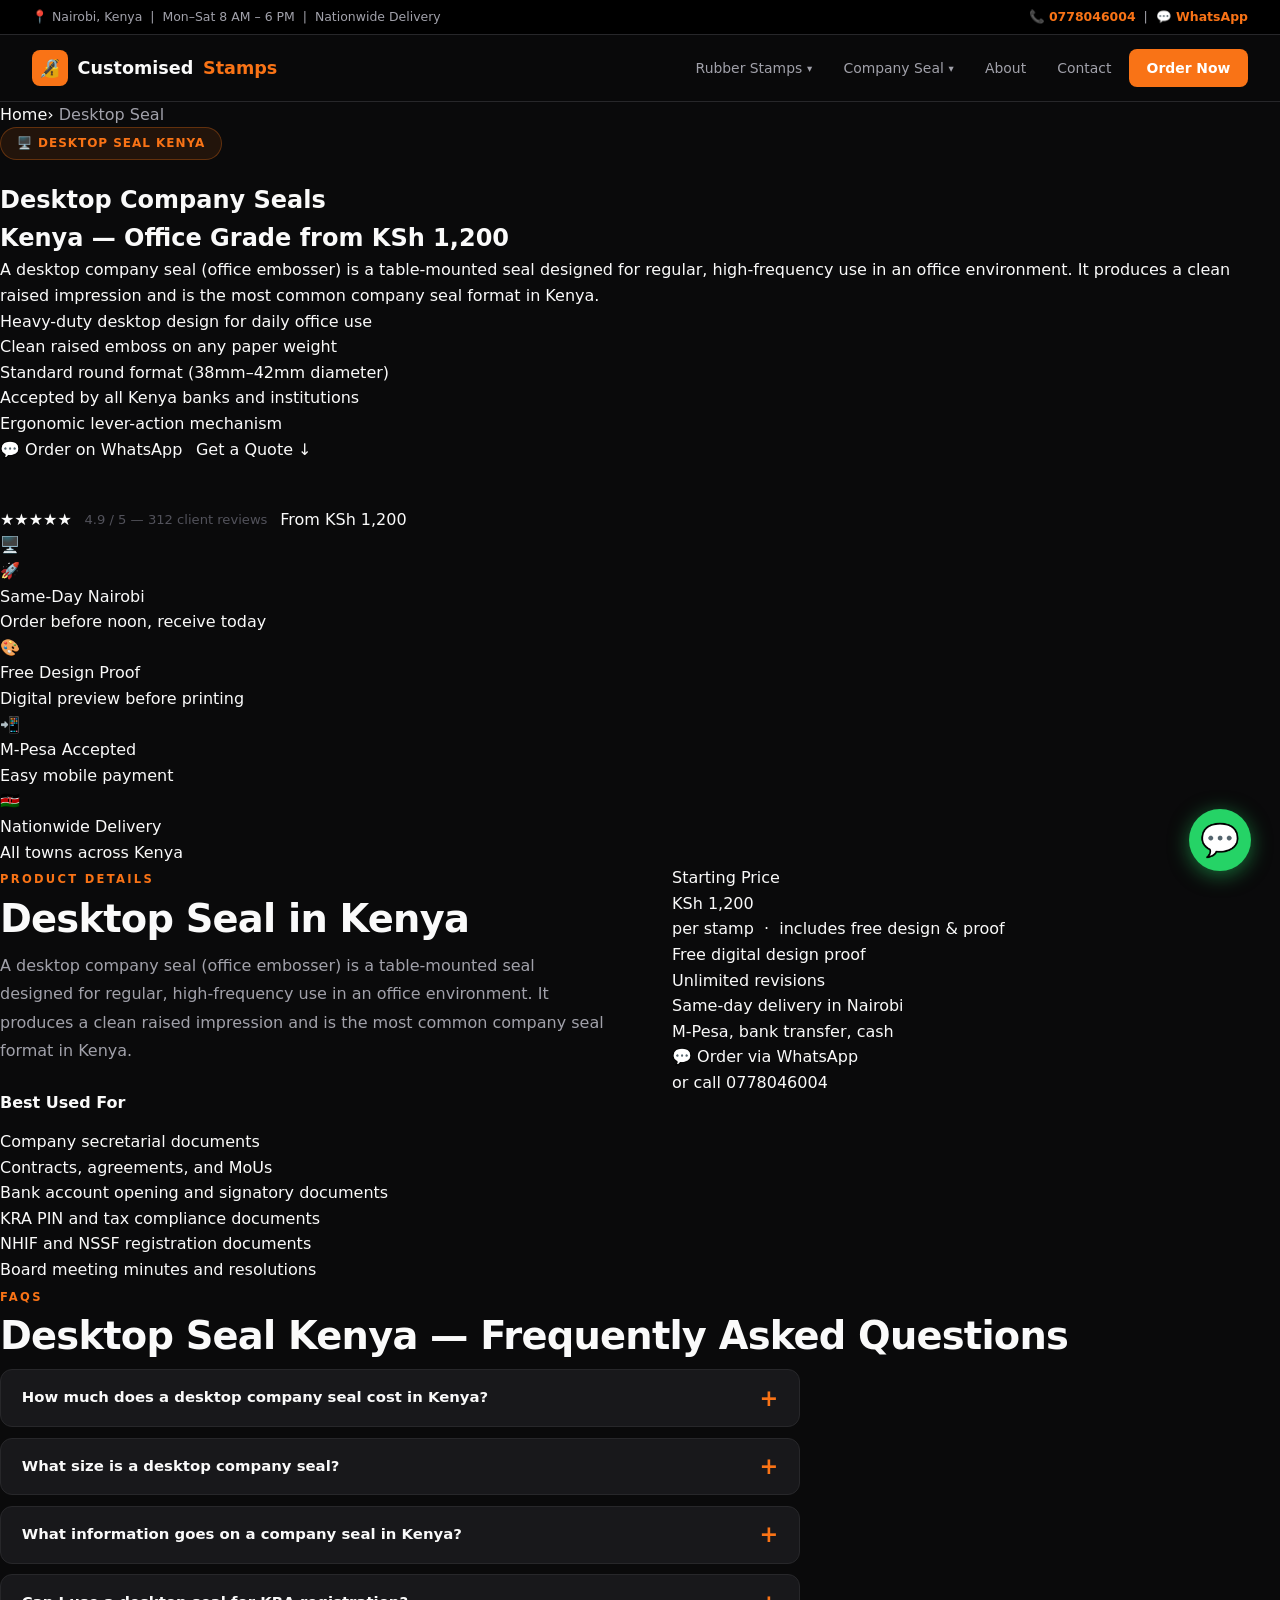
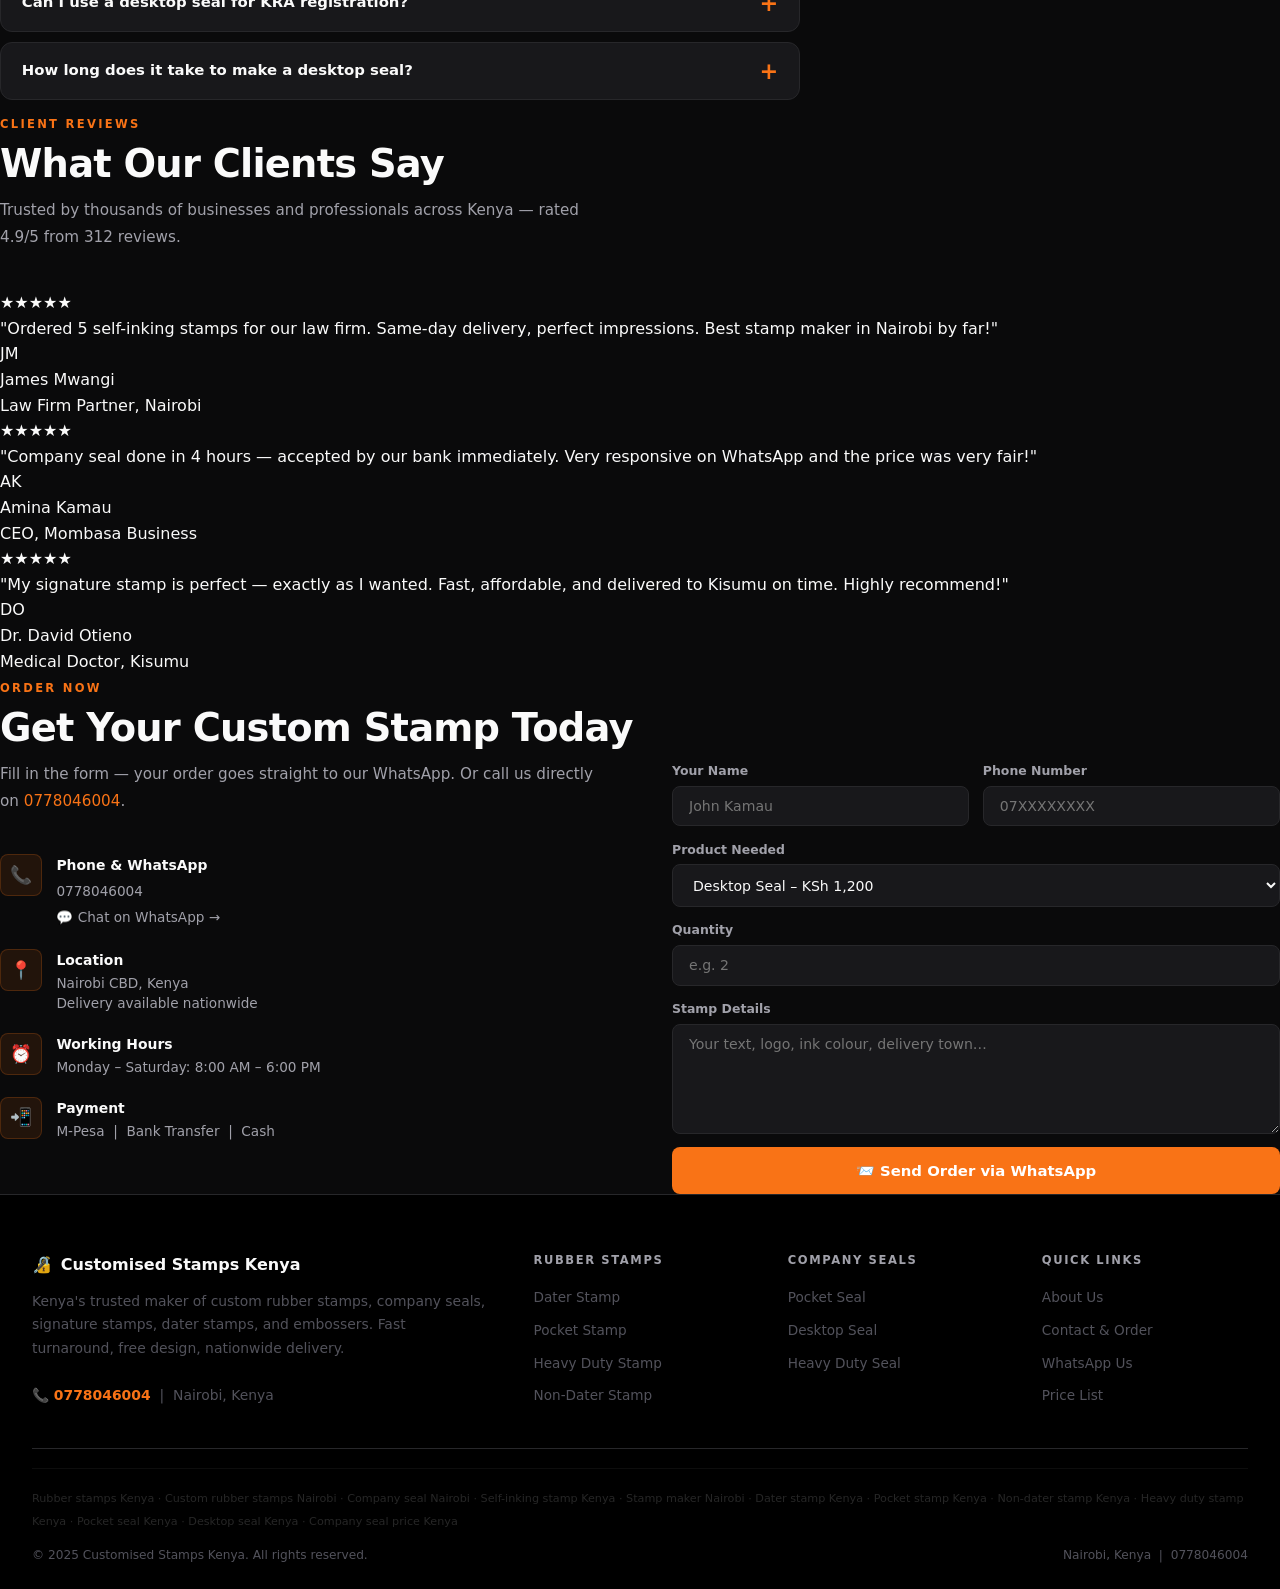
<file: desktop-seal.html>
<!DOCTYPE html>
<html lang="en-KE">
<head>
  <meta charset="UTF-8"/>
  <meta name="viewport" content="width=device-width,initial-scale=1"/>
  <meta http-equiv="X-UA-Compatible" content="IE=edge"/>
  <title>Desktop Company Seal Kenya | Office Embosser Nairobi from KSh 1,200 | Same-Day</title>
  <meta name="description" content="Order a desktop company seal / office embosser in Nairobi Kenya from KSh 1,200. Accepted by all Kenya banks & government. Free design. Call 0778046004."/>
  <meta name="keywords" content="desktop company seal Kenya, office embosser Nairobi, desktop seal price Kenya, company seal Nairobi, office seal Kenya"/>
  <meta name="robots" content="index,follow,max-snippet:-1,max-image-preview:large"/>
  <meta name="author" content="Customised Stamps Kenya"/>
  <meta name="geo.region" content="KE-30"/>
  <meta name="geo.placename" content="Nairobi, Kenya"/>
  <meta name="geo.position" content="-1.286389;36.817223"/>
  <link rel="canonical" href="https://customisedstamps.co.ke/"/>
  <meta property="og:type" content="website"/>
  <meta property="og:locale" content="en_KE"/>
  <meta property="og:title" content="Desktop Company Seal Kenya | Office Embosser Nairobi from KSh 1,200 | Same-Day"/>
  <meta property="og:description" content="Order a desktop company seal / office embosser in Nairobi Kenya from KSh 1,200. Accepted by all Kenya banks & government. Free design. Call 0778046004."/>
  <meta property="og:site_name" content="Customised Stamps Kenya"/>
  <meta name="twitter:card" content="summary_large_image"/>
  <meta name="twitter:title" content="Desktop Company Seal Kenya | Office Embosser Nairobi from KSh 1,200 | Same-Day"/>
  <meta name="twitter:description" content="Order a desktop company seal / office embosser in Nairobi Kenya from KSh 1,200. Accepted by all Kenya banks & government. Free design. Call 0778046004."/>
  <!-- PERFORMANCE: preconnect fonts, DNS prefetch -->
  <link rel="preconnect" href="https://fonts.googleapis.com"/>
  <link rel="preconnect" href="https://fonts.gstatic.com" crossorigin/>
  <link rel="dns-prefetch" href="https://images.unsplash.com"/>
  <!-- Google Fonts — display=swap prevents render blocking -->
  <link href="https://fonts.googleapis.com/css2?family=Inter:wght@400;500;600;700;800;900&display=swap" rel="stylesheet"/>
  <!-- EXTERNAL CSS — cached by browser across all pages -->
  <link rel="stylesheet" href="style.css"/>
  <link rel="icon" type="image/svg+xml" href="data:image/svg+xml,<svg xmlns='http://www.w3.org/2000/svg' viewBox='0 0 100 100'><text y='.9em' font-size='90'>🔏</text></svg>"/>
  <script type="application/ld+json">[{
      "@context":"https://schema.org","@type":"LocalBusiness",
      "name":"Customised Stamps Kenya","telephone":"+254778046004",
      "address":{"@type":"PostalAddress","addressLocality":"Nairobi","addressCountry":"KE"},
      "url":"https://customisedstamps.co.ke","priceRange":"KSh 300–KSh 3,500",
      "areaServed":{"@type":"Country","name":"Kenya"}
    }]</script>
</head>
<body>
<div class="topbar" role="banner">
  <span>📍 Nairobi, Kenya &nbsp;|&nbsp; Mon–Sat 8 AM – 6 PM &nbsp;|&nbsp; Nationwide Delivery</span>
  <span>📞 <a href="tel:+254778046004">0778046004</a> &nbsp;|&nbsp;
        <a href="https://wa.me/254778046004?text=Hello%20Customised Stamps Kenya!" rel="noopener noreferrer">💬 WhatsApp</a></span>
</div>
<nav class="site-nav" role="navigation" aria-label="Main navigation">
  <div class="nav-inner">
    <a href="index.html" class="nav-logo" aria-label="Customised Stamps Kenya Home">
      <div class="nav-logo-icon" aria-hidden="true">🔏</div>
      Customised<span class="dot">Stamps</span>
    </a>
    <ul class="nav-links" role="list">
      <li class="">
        <button aria-haspopup="true" aria-expanded="false" aria-controls="dd-stamps">
          Rubber Stamps <span class="chevron" aria-hidden="true">▾</span>
        </button>
        <ul class="dropdown" id="dd-stamps" role="menu">
          <li><a href="dater-stamp.html" role="menuitem">
            <span class="d-icon" aria-hidden="true">📅</span>
            <span class="d-label">Dater Stamp<span class="d-sub">Self-inking with adjustable date</span></span>
          </a></li>
          <li><a href="pocket-stamp.html" role="menuitem">
            <span class="d-icon" aria-hidden="true">🖐️</span>
            <span class="d-label">Pocket Stamp<span class="d-sub">Portable & compact design</span></span>
          </a></li>
          <li><a href="heavy-duty-stamp.html" role="menuitem">
            <span class="d-icon" aria-hidden="true">💪</span>
            <span class="d-label">Heavy Duty Stamp<span class="d-sub">Built for high-volume use</span></span>
          </a></li>
          <li><a href="non-dater-stamp.html" role="menuitem">
            <span class="d-icon" aria-hidden="true">🔤</span>
            <span class="d-label">Non-Dater Stamp<span class="d-sub">Plain text self-inking stamp</span></span>
          </a></li>
        </ul>
      </li>
      <li class="active">
        <button aria-haspopup="true" aria-expanded="false" aria-controls="dd-seals">
          Company Seal <span class="chevron" aria-hidden="true">▾</span>
        </button>
        <ul class="dropdown" id="dd-seals" role="menu">
          <li><a href="pocket-seal.html" role="menuitem">
            <span class="d-icon" aria-hidden="true">🔐</span>
            <span class="d-label">Pocket Seal<span class="d-sub">Portable company seal</span></span>
          </a></li>
          <li><a href="desktop-seal.html" role="menuitem">
            <span class="d-icon" aria-hidden="true">🖥️</span>
            <span class="d-label">Desktop Seal<span class="d-sub">Office-grade embosser</span></span>
          </a></li>
          <li><a href="heavy-duty-seal.html" role="menuitem">
            <span class="d-icon" aria-hidden="true">🏛️</span>
            <span class="d-label">Heavy Duty Seal<span class="d-sub">Maximum durability seal</span></span>
          </a></li>
        </ul>
      </li>
      <li class="hide-mob "><a href="about.html">About</a></li>
      <li class=""><a href="contact.html">Contact</a></li>
      <li><a href="https://wa.me/254778046004?text=Hello!%20I'd%20like%20to%20order%20a%20stamp." class="nav-cta" rel="noopener noreferrer">Order Now</a></li>
    </ul>
  </div>
</nav>
<main id="main-content">

<article class="page-hero" aria-labelledby="ph1">
  <div class="page-hero-bg"></div>
  <div class="page-hero-inner">
    <div>
      <nav class="breadcrumb" aria-label="Breadcrumb">
  <a href="index.html">Home</a><span class="sep">›</span>
  <span style="color:var(--muted)">Desktop Seal</span>
</nav>
      <div class="hero-badge anim-1">🖥️ Desktop Seal Kenya</div>
      <h1 id="ph1" class="anim-2">Desktop Company Seals<br><span class="accent">Kenya — Office Grade from KSh 1,200</span></h1>
      <p class="page-hero-desc anim-3">A desktop company seal (office embosser) is a table-mounted seal designed for regular, high-frequency use in an office environment. It produces a clean raised impression and is the most common company seal format in Kenya.</p>
      <div class="feat-list"><div class="feat-item">Heavy-duty desktop design for daily office use</div><div class="feat-item">Clean raised emboss on any paper weight</div><div class="feat-item">Standard round format (38mm–42mm diameter)</div><div class="feat-item">Accepted by all Kenya banks and institutions</div><div class="feat-item">Ergonomic lever-action mechanism</div></div>
      <div class="hero-btns anim-4">
        <a href="https://wa.me/254778046004?text=Hello!%20I'd%20like%20to%20order%20a%20Desktop%20Seal." class="btn btn-primary" rel="noopener noreferrer">💬 Order on WhatsApp</a>
        <a href="#contact" class="btn btn-ghost">Get a Quote ↓</a>
      </div>
      <div class="anim-5" style="display:flex;align-items:center;gap:.8rem;flex-wrap:wrap">
        <span class="stars">★★★★★</span>
        <span style="font-size:.82rem;color:var(--subtle)">4.9 / 5 — 312 client reviews</span>
        <span class="tag tag-orange">From KSh 1,200</span>
      </div>
    </div>
    <div class="anim-6">
      <img class="page-hero-img"
        src="https://images.unsplash.com/photo-1579762715118-a6f1d4b934f1?w=600&q=75&auto=format" alt="Desktop company seal Kenya — office embosser for documents Nairobi"
        width="600" height="340" loading="eager"
        onerror="this.outerHTML='<div class=\'page-hero-img-ph\'>🖥️</div>'"/>
    </div>
  </div>
</article>

<div class="why-strip">
  <div class="why-grid">
    <div><div class="why-icon">🚀</div><div class="why-title">Same-Day Nairobi</div><div class="why-desc">Order before noon, receive today</div></div>
    <div><div class="why-icon">🎨</div><div class="why-title">Free Design Proof</div><div class="why-desc">Digital preview before printing</div></div>
    <div><div class="why-icon">📲</div><div class="why-title">M-Pesa Accepted</div><div class="why-desc">Easy mobile payment</div></div>
    <div><div class="why-icon">🇰🇪</div><div class="why-title">Nationwide Delivery</div><div class="why-desc">All towns across Kenya</div></div>
  </div>
</div>

<section>
  <div class="container" style="display:grid;grid-template-columns:1fr 1fr;gap:4rem;align-items:start">
    <div>
      <span class="sec-label">Product Details</span>
      <h2 class="sec-title">Desktop Seal in Kenya</h2>
      <p style="color:var(--muted);line-height:1.78;margin-bottom:1.5rem">A desktop company seal (office embosser) is a table-mounted seal designed for regular, high-frequency use in an office environment. It produces a clean raised impression and is the most common company seal format in Kenya.</p>
      <h3 style="font-size:1rem;font-weight:700;margin-bottom:.85rem;color:var(--text)">Best Used For</h3>
      <div class="feat-list"><div class="feat-item">Company secretarial documents</div><div class="feat-item">Contracts, agreements, and MoUs</div><div class="feat-item">Bank account opening and signatory documents</div><div class="feat-item">KRA PIN and tax compliance documents</div><div class="feat-item">NHIF and NSSF registration documents</div><div class="feat-item">Board meeting minutes and resolutions</div></div>
    </div>
    <div>
      <div class="price-card">
        <div class="price-card-label">Starting Price</div>
        <div class="price-card-amount">KSh 1,200</div>
        <div class="price-card-note">per stamp &nbsp;·&nbsp; includes free design &amp; proof</div>
        <div class="feat-list"><div class="feat-item">Free digital design proof</div><div class="feat-item">Unlimited revisions</div><div class="feat-item">Same-day delivery in Nairobi</div><div class="feat-item">M-Pesa, bank transfer, cash</div></div>
        <a href="https://wa.me/254778046004?text=Hello!%20I'd%20like%20to%20order%20a%20Desktop%20Seal." class="btn btn-primary btn-block" rel="noopener noreferrer">💬 Order via WhatsApp</a>
        <p class="price-center">or call <a href="tel:+254778046004">0778046004</a></p>
      </div>
    </div>
  </div>
</section>

<section class="bg-2" id="faq">
  <div class="container">
    <span class="sec-label">FAQs</span>
    <h2 class="sec-title">Desktop Seal Kenya — Frequently Asked Questions</h2>
    <div class="faq-wrap"><details><summary>How much does a desktop company seal cost in Kenya?</summary><div class="faq-ans">A desktop company seal costs from <strong>KSh 1,200</strong> at Customised Stamps Kenya. This is the most affordable company seal option.</div></details><details><summary>What size is a desktop company seal?</summary><div class="faq-ans">Standard desktop seals in Kenya are 38mm or 42mm diameter — the size accepted by all banks and legal institutions.</div></details><details><summary>What information goes on a company seal in Kenya?</summary><div class="faq-ans">Company name (as registered), 'Registered in Kenya', company registration number, and optional logo.</div></details><details><summary>Can I use a desktop seal for KRA registration?</summary><div class="faq-ans">Yes. Our desktop seals meet the format required for KRA, NHIF, NSSF, and all government regulatory requirements.</div></details><details><summary>How long does it take to make a desktop seal?</summary><div class="faq-ans">Desktop seals are produced same-day in Nairobi. Courier to other towns takes 1–3 business days.</div></details></div>
  </div>
</section>

<section class="bg-2">
  <div class="container">
    <span class="sec-label">Client Reviews</span>
    <h2 class="sec-title">What Our Clients Say</h2>
    <p class="sec-desc">Trusted by thousands of businesses and professionals across Kenya — rated 4.9/5 from 312 reviews.</p>
    <div class="reviews-grid">
      <article class="review-card" itemscope itemtype="https://schema.org/Review">
        <div class="stars" aria-label="5 stars">★★★★★</div>
        <p class="review-text" itemprop="reviewBody">"Ordered 5 self-inking stamps for our law firm. Same-day delivery, perfect impressions. Best stamp maker in Nairobi by far!"</p>
        <div class="reviewer"><div class="reviewer-av" aria-hidden="true">JM</div><div>
          <div class="reviewer-name" itemprop="author">James Mwangi</div>
          <div class="reviewer-role">Law Firm Partner, Nairobi</div>
        </div></div>
      </article>
      <article class="review-card" itemscope itemtype="https://schema.org/Review">
        <div class="stars" aria-label="5 stars">★★★★★</div>
        <p class="review-text" itemprop="reviewBody">"Company seal done in 4 hours — accepted by our bank immediately. Very responsive on WhatsApp and the price was very fair!"</p>
        <div class="reviewer"><div class="reviewer-av" aria-hidden="true">AK</div><div>
          <div class="reviewer-name" itemprop="author">Amina Kamau</div>
          <div class="reviewer-role">CEO, Mombasa Business</div>
        </div></div>
      </article>
      <article class="review-card" itemscope itemtype="https://schema.org/Review">
        <div class="stars" aria-label="5 stars">★★★★★</div>
        <p class="review-text" itemprop="reviewBody">"My signature stamp is perfect — exactly as I wanted. Fast, affordable, and delivered to Kisumu on time. Highly recommend!"</p>
        <div class="reviewer"><div class="reviewer-av" aria-hidden="true">DO</div><div>
          <div class="reviewer-name" itemprop="author">Dr. David Otieno</div>
          <div class="reviewer-role">Medical Doctor, Kisumu</div>
        </div></div>
      </article>
    </div>
  </div>
</section>
<section id="contact">
  <div class="container">
    <span class="sec-label">Order Now</span>
    <h2 class="sec-title">Get Your Custom Stamp Today</h2>
    <div class="contact-grid">
      <div>
        <p class="sec-desc">Fill in the form — your order goes straight to our WhatsApp. Or call us directly on <a href="tel:+254778046004" style="color:var(--accent)">0778046004</a>.</p>
        <div class="cinfo-list">
          <div class="cinfo-item"><div class="cinfo-icon">📞</div><div>
            <h4>Phone &amp; WhatsApp</h4>
            <a href="tel:+254778046004">0778046004</a><br>
            <a href="https://wa.me/254778046004" rel="noopener noreferrer">💬 Chat on WhatsApp →</a>
          </div></div>
          <div class="cinfo-item"><div class="cinfo-icon">📍</div><div>
            <h4>Location</h4><p>Nairobi CBD, Kenya<br>Delivery available nationwide</p>
          </div></div>
          <div class="cinfo-item"><div class="cinfo-icon">⏰</div><div>
            <h4>Working Hours</h4>
            <p><time datetime="Mo-Sa 08:00-18:00">Monday – Saturday: 8:00 AM – 6:00 PM</time></p>
          </div></div>
          <div class="cinfo-item"><div class="cinfo-icon">📲</div><div>
            <h4>Payment</h4><p>M-Pesa &nbsp;|&nbsp; Bank Transfer &nbsp;|&nbsp; Cash</p>
          </div></div>
        </div>
      </div>
      <div>
        <form class="cform" onsubmit="sendWA();return false;" aria-label="Stamp order form">
          <div class="frow">
            <div class="fld"><label for="fn">Your Name</label>
              <input type="text" id="fn" placeholder="John Kamau" autocomplete="name" required/></div>
            <div class="fld"><label for="fp">Phone Number</label>
              <input type="tel" id="fp" placeholder="07XXXXXXXX" autocomplete="tel"/></div>
          </div>
          <div class="fld"><label for="ft">Product Needed</label>
            <select id="ft"><option value="">Select product…</option><option>Self-Inking Stamp (Small – KSh 800)</option>
<option>Self-Inking Stamp (Medium – KSh 1,000)</option>
<option>Self-Inking Stamp (Large – KSh 1,500)</option>
<option>Dater Stamp – KSh 1,500</option>
<option>Pocket Stamp – KSh 800</option>
<option>Heavy Duty Stamp – KSh 2,000</option>
<option>Non-Dater Stamp – KSh 800</option>
<option>Pocket Seal – KSh 1,500</option>
<option  selected>Desktop Seal – KSh 1,200</option>
<option>Heavy Duty Seal – KSh 2,000</option>
<option>Embosser / Notary Seal – KSh 3,000</option>
<option>Ink Pad Replacement – KSh 300</option>
<option>Other</option></select></div>
          <div class="fld"><label for="fq">Quantity</label>
            <input type="number" id="fq" placeholder="e.g. 2" min="1"/></div>
          <div class="fld"><label for="fm">Stamp Details</label>
            <textarea id="fm" placeholder="Your text, logo, ink colour, delivery town…"></textarea></div>
          <button type="submit" class="btn-submit">📨 Send Order via WhatsApp</button>
        </form>
      </div>
    </div>
  </div>
</section>
</main>
<footer role="contentinfo">
  <div class="footer-inner">
    <div class="footer-grid">
      <div class="footer-brand">
        <div class="footer-logo"><span>🔏</span>Customised Stamps Kenya</div>
        Kenya's trusted maker of custom rubber stamps, company seals, signature stamps,
        dater stamps, and embossers. Fast turnaround, free design, nationwide delivery.
        <br><br>
        <a href="tel:+254778046004" style="color:var(--accent);font-weight:700">📞 0778046004</a>
        &nbsp;|&nbsp; Nairobi, Kenya
      </div>
      <div class="footer-col">
        <h5>Rubber Stamps</h5>
        <ul>
          <li><a href="dater-stamp.html">Dater Stamp</a></li>
          <li><a href="pocket-stamp.html">Pocket Stamp</a></li>
          <li><a href="heavy-duty-stamp.html">Heavy Duty Stamp</a></li>
          <li><a href="non-dater-stamp.html">Non-Dater Stamp</a></li>
        </ul>
      </div>
      <div class="footer-col">
        <h5>Company Seals</h5>
        <ul>
          <li><a href="pocket-seal.html">Pocket Seal</a></li>
          <li><a href="desktop-seal.html">Desktop Seal</a></li>
          <li><a href="heavy-duty-seal.html">Heavy Duty Seal</a></li>
        </ul>
      </div>
      <div class="footer-col">
        <h5>Quick Links</h5>
        <ul>
          <li><a href="about.html">About Us</a></li>
          <li><a href="contact.html">Contact &amp; Order</a></li>
          <li><a href="https://wa.me/254778046004" rel="noopener noreferrer">WhatsApp Us</a></li>
          <li><a href="index.html#pricing">Price List</a></li>
        </ul>
      </div>
    </div>
    <div class="footer-sep"></div>
    <div class="footer-kw" aria-hidden="true">
      Rubber stamps Kenya · Custom rubber stamps Nairobi · Company seal Nairobi ·
      Self-inking stamp Kenya · Stamp maker Nairobi · Dater stamp Kenya ·
      Pocket stamp Kenya · Non-dater stamp Kenya · Heavy duty stamp Kenya ·
      Pocket seal Kenya · Desktop seal Kenya · Company seal price Kenya
    </div>
    <div class="footer-bottom" style="margin-top:.8rem">
      <span>© 2025 Customised Stamps Kenya. All rights reserved.</span>
      <span>Nairobi, Kenya &nbsp;|&nbsp; <a href="tel:+254778046004">0778046004</a></span>
    </div>
  </div>
</footer>
<a href="https://wa.me/254778046004?text=Hello%20Customised Stamps Kenya!%20I'd%20like%20to%20order." class="wa-float" rel="noopener noreferrer" aria-label="WhatsApp us">💬</a>
<script>
function sendWA(){
  var n=(document.getElementById('fn')||{}).value||'Customer';
  var p=(document.getElementById('fp')||{}).value||'';
  var t=(document.getElementById('ft')||{}).value||'Not specified';
  var q=(document.getElementById('fq')||{}).value||'1';
  var m=(document.getElementById('fm')||{}).value||'';
  var txt=encodeURIComponent('Hello Customised Stamps Kenya!\n\nName: '+n+'\nPhone: '+p+'\nProduct: '+t+'\nQty: '+q+'\nDetails: '+m);
  window.open('https://wa.me/254778046004?text='+txt,'_blank');
}
/* smooth scroll */
document.querySelectorAll('a[href^="#"]').forEach(function(a){
  a.addEventListener('click',function(e){
    var t=document.querySelector(this.getAttribute('href'));
    if(t){e.preventDefault();t.scrollIntoView({behavior:'smooth',block:'start'})}
  });
});
</script>
</body>
</html>
</file>
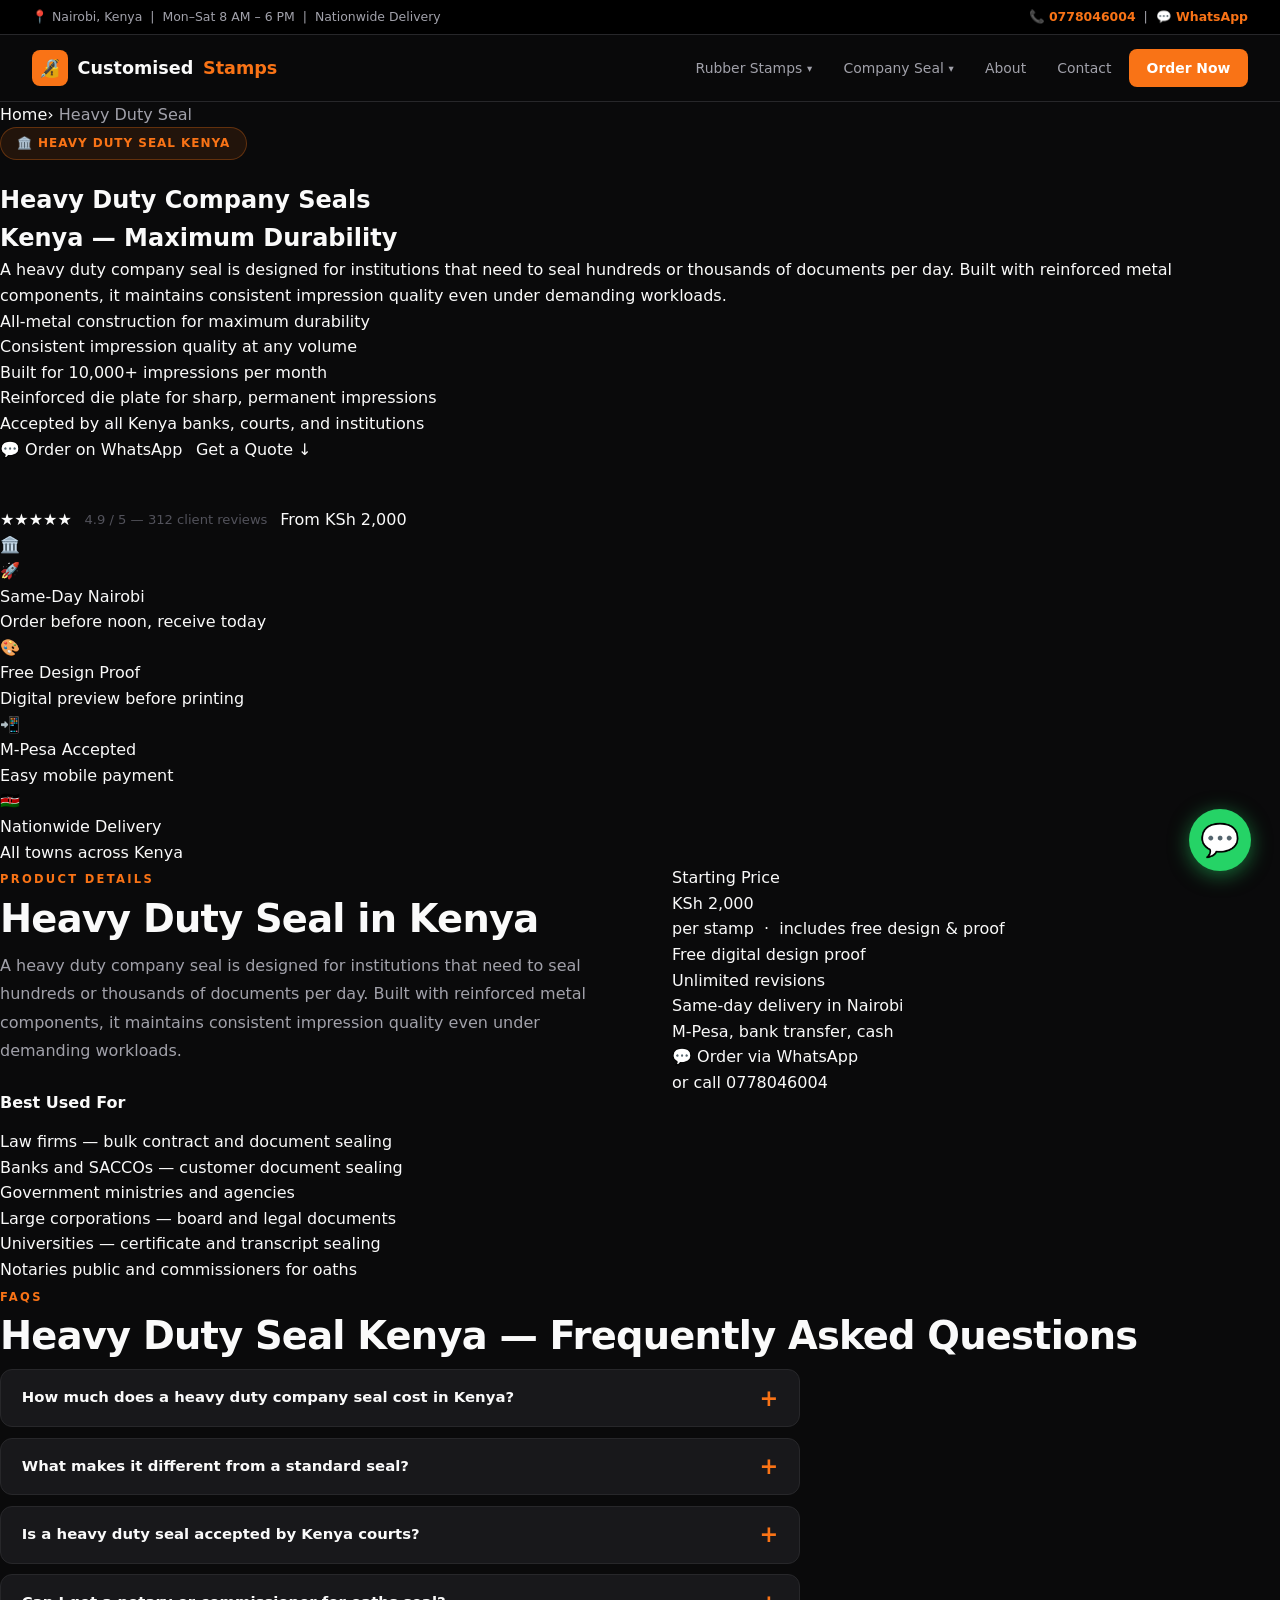
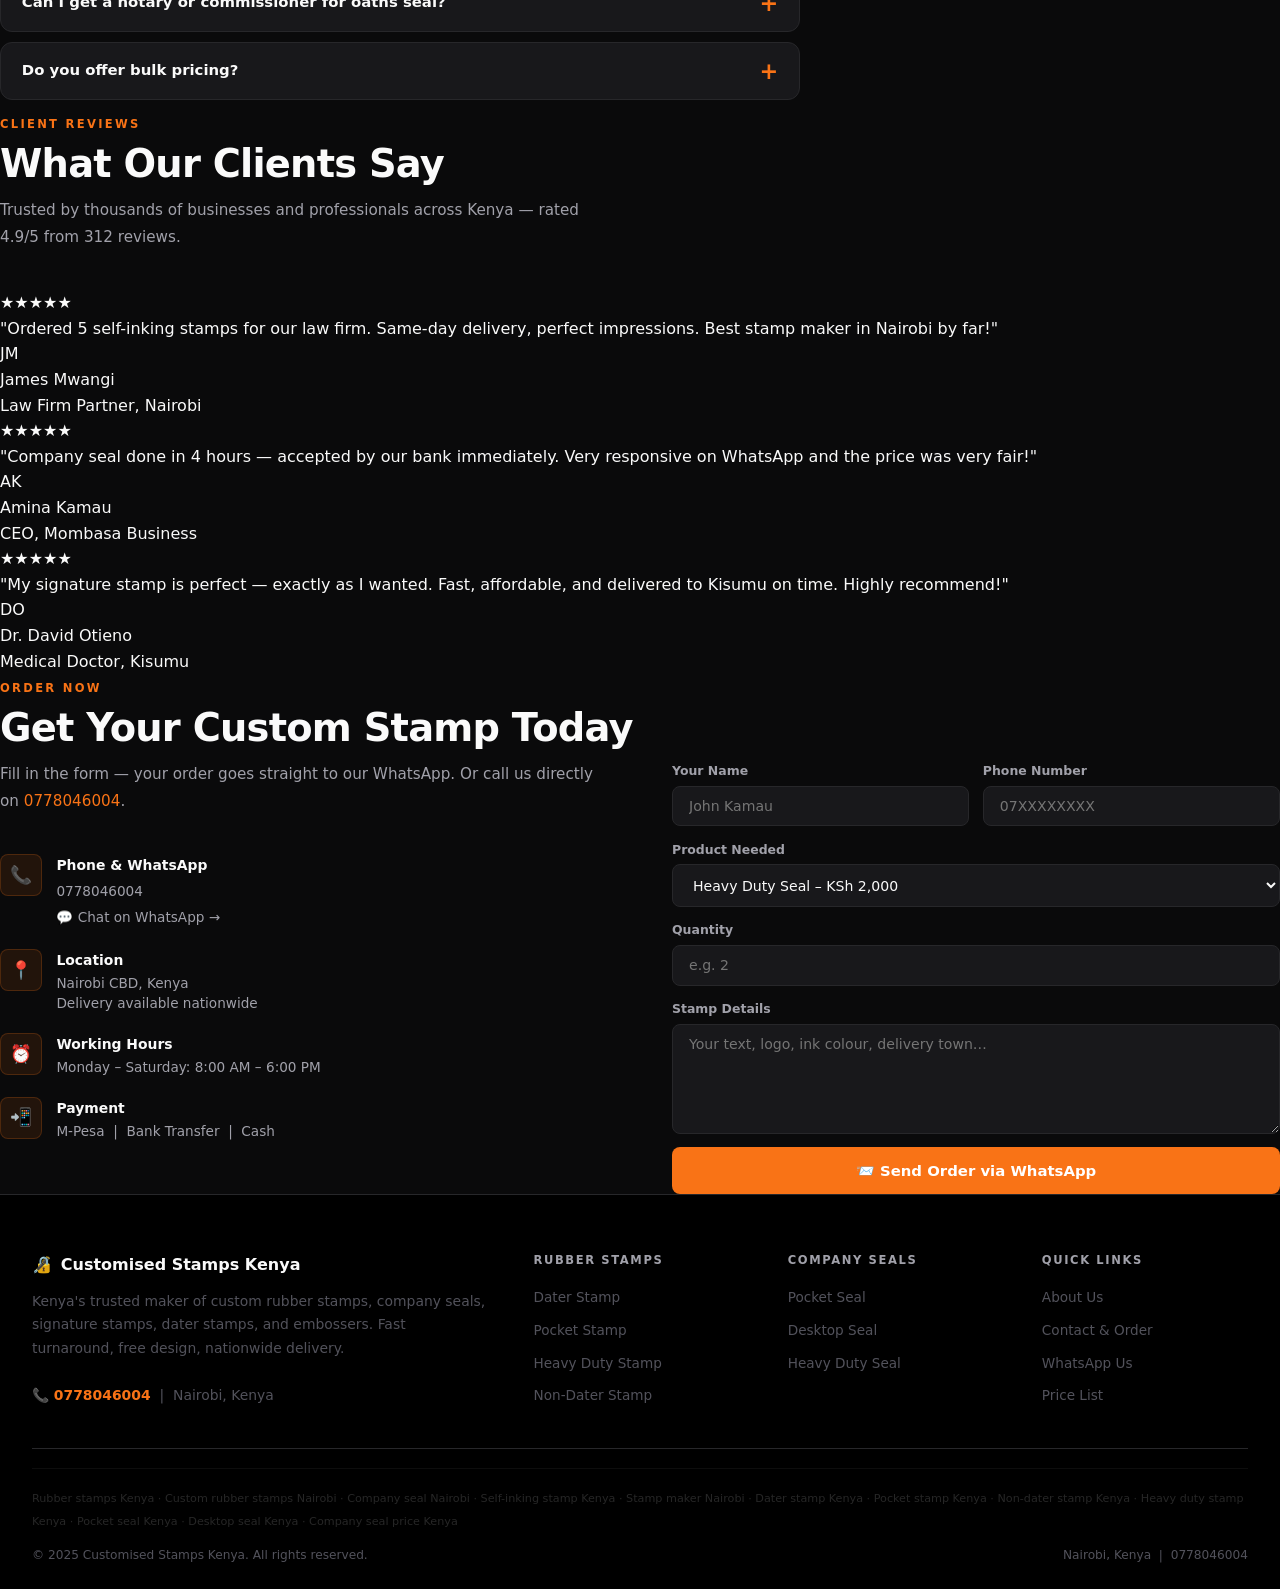
<file: heavy-duty-seal.html>
<!DOCTYPE html>
<html lang="en-KE">
<head>
  <meta charset="UTF-8"/>
  <meta name="viewport" content="width=device-width,initial-scale=1"/>
  <meta http-equiv="X-UA-Compatible" content="IE=edge"/>
  <title>Heavy Duty Company Seal Kenya | Commercial Seal Nairobi from KSh 2,000</title>
  <meta name="description" content="Order a heavy duty company seal in Kenya from KSh 2,000. Built for law firms, banks & government high-volume use. Nairobi same-day delivery. Call 0778046004."/>
  <meta name="keywords" content="heavy duty company seal Kenya, commercial company seal Nairobi, heavy duty seal Kenya, institutional seal Nairobi, durable company seal Kenya"/>
  <meta name="robots" content="index,follow,max-snippet:-1,max-image-preview:large"/>
  <meta name="author" content="Customised Stamps Kenya"/>
  <meta name="geo.region" content="KE-30"/>
  <meta name="geo.placename" content="Nairobi, Kenya"/>
  <meta name="geo.position" content="-1.286389;36.817223"/>
  <link rel="canonical" href="https://customisedstamps.co.ke/"/>
  <meta property="og:type" content="website"/>
  <meta property="og:locale" content="en_KE"/>
  <meta property="og:title" content="Heavy Duty Company Seal Kenya | Commercial Seal Nairobi from KSh 2,000"/>
  <meta property="og:description" content="Order a heavy duty company seal in Kenya from KSh 2,000. Built for law firms, banks & government high-volume use. Nairobi same-day delivery. Call 0778046004."/>
  <meta property="og:site_name" content="Customised Stamps Kenya"/>
  <meta name="twitter:card" content="summary_large_image"/>
  <meta name="twitter:title" content="Heavy Duty Company Seal Kenya | Commercial Seal Nairobi from KSh 2,000"/>
  <meta name="twitter:description" content="Order a heavy duty company seal in Kenya from KSh 2,000. Built for law firms, banks & government high-volume use. Nairobi same-day delivery. Call 0778046004."/>
  <!-- PERFORMANCE: preconnect fonts, DNS prefetch -->
  <link rel="preconnect" href="https://fonts.googleapis.com"/>
  <link rel="preconnect" href="https://fonts.gstatic.com" crossorigin/>
  <link rel="dns-prefetch" href="https://images.unsplash.com"/>
  <!-- Google Fonts — display=swap prevents render blocking -->
  <link href="https://fonts.googleapis.com/css2?family=Inter:wght@400;500;600;700;800;900&display=swap" rel="stylesheet"/>
  <!-- EXTERNAL CSS — cached by browser across all pages -->
  <link rel="stylesheet" href="style.css"/>
  <link rel="icon" type="image/svg+xml" href="data:image/svg+xml,<svg xmlns='http://www.w3.org/2000/svg' viewBox='0 0 100 100'><text y='.9em' font-size='90'>🔏</text></svg>"/>
  <script type="application/ld+json">[{
      "@context":"https://schema.org","@type":"LocalBusiness",
      "name":"Customised Stamps Kenya","telephone":"+254778046004",
      "address":{"@type":"PostalAddress","addressLocality":"Nairobi","addressCountry":"KE"},
      "url":"https://customisedstamps.co.ke","priceRange":"KSh 300–KSh 3,500",
      "areaServed":{"@type":"Country","name":"Kenya"}
    }]</script>
</head>
<body>
<div class="topbar" role="banner">
  <span>📍 Nairobi, Kenya &nbsp;|&nbsp; Mon–Sat 8 AM – 6 PM &nbsp;|&nbsp; Nationwide Delivery</span>
  <span>📞 <a href="tel:+254778046004">0778046004</a> &nbsp;|&nbsp;
        <a href="https://wa.me/254778046004?text=Hello%20Customised Stamps Kenya!" rel="noopener noreferrer">💬 WhatsApp</a></span>
</div>
<nav class="site-nav" role="navigation" aria-label="Main navigation">
  <div class="nav-inner">
    <a href="index.html" class="nav-logo" aria-label="Customised Stamps Kenya Home">
      <div class="nav-logo-icon" aria-hidden="true">🔏</div>
      Customised<span class="dot">Stamps</span>
    </a>
    <ul class="nav-links" role="list">
      <li class="">
        <button aria-haspopup="true" aria-expanded="false" aria-controls="dd-stamps">
          Rubber Stamps <span class="chevron" aria-hidden="true">▾</span>
        </button>
        <ul class="dropdown" id="dd-stamps" role="menu">
          <li><a href="dater-stamp.html" role="menuitem">
            <span class="d-icon" aria-hidden="true">📅</span>
            <span class="d-label">Dater Stamp<span class="d-sub">Self-inking with adjustable date</span></span>
          </a></li>
          <li><a href="pocket-stamp.html" role="menuitem">
            <span class="d-icon" aria-hidden="true">🖐️</span>
            <span class="d-label">Pocket Stamp<span class="d-sub">Portable & compact design</span></span>
          </a></li>
          <li><a href="heavy-duty-stamp.html" role="menuitem">
            <span class="d-icon" aria-hidden="true">💪</span>
            <span class="d-label">Heavy Duty Stamp<span class="d-sub">Built for high-volume use</span></span>
          </a></li>
          <li><a href="non-dater-stamp.html" role="menuitem">
            <span class="d-icon" aria-hidden="true">🔤</span>
            <span class="d-label">Non-Dater Stamp<span class="d-sub">Plain text self-inking stamp</span></span>
          </a></li>
        </ul>
      </li>
      <li class="active">
        <button aria-haspopup="true" aria-expanded="false" aria-controls="dd-seals">
          Company Seal <span class="chevron" aria-hidden="true">▾</span>
        </button>
        <ul class="dropdown" id="dd-seals" role="menu">
          <li><a href="pocket-seal.html" role="menuitem">
            <span class="d-icon" aria-hidden="true">🔐</span>
            <span class="d-label">Pocket Seal<span class="d-sub">Portable company seal</span></span>
          </a></li>
          <li><a href="desktop-seal.html" role="menuitem">
            <span class="d-icon" aria-hidden="true">🖥️</span>
            <span class="d-label">Desktop Seal<span class="d-sub">Office-grade embosser</span></span>
          </a></li>
          <li><a href="heavy-duty-seal.html" role="menuitem">
            <span class="d-icon" aria-hidden="true">🏛️</span>
            <span class="d-label">Heavy Duty Seal<span class="d-sub">Maximum durability seal</span></span>
          </a></li>
        </ul>
      </li>
      <li class="hide-mob "><a href="about.html">About</a></li>
      <li class=""><a href="contact.html">Contact</a></li>
      <li><a href="https://wa.me/254778046004?text=Hello!%20I'd%20like%20to%20order%20a%20stamp." class="nav-cta" rel="noopener noreferrer">Order Now</a></li>
    </ul>
  </div>
</nav>
<main id="main-content">

<article class="page-hero" aria-labelledby="ph1">
  <div class="page-hero-bg"></div>
  <div class="page-hero-inner">
    <div>
      <nav class="breadcrumb" aria-label="Breadcrumb">
  <a href="index.html">Home</a><span class="sep">›</span>
  <span style="color:var(--muted)">Heavy Duty Seal</span>
</nav>
      <div class="hero-badge anim-1">🏛️ Heavy Duty Seal Kenya</div>
      <h1 id="ph1" class="anim-2">Heavy Duty Company Seals<br><span class="accent">Kenya — Maximum Durability</span></h1>
      <p class="page-hero-desc anim-3">A heavy duty company seal is designed for institutions that need to seal hundreds or thousands of documents per day. Built with reinforced metal components, it maintains consistent impression quality even under demanding workloads.</p>
      <div class="feat-list"><div class="feat-item">All-metal construction for maximum durability</div><div class="feat-item">Consistent impression quality at any volume</div><div class="feat-item">Built for 10,000+ impressions per month</div><div class="feat-item">Reinforced die plate for sharp, permanent impressions</div><div class="feat-item">Accepted by all Kenya banks, courts, and institutions</div></div>
      <div class="hero-btns anim-4">
        <a href="https://wa.me/254778046004?text=Hello!%20I'd%20like%20to%20order%20a%20Heavy%20Duty%20Seal." class="btn btn-primary" rel="noopener noreferrer">💬 Order on WhatsApp</a>
        <a href="#contact" class="btn btn-ghost">Get a Quote ↓</a>
      </div>
      <div class="anim-5" style="display:flex;align-items:center;gap:.8rem;flex-wrap:wrap">
        <span class="stars">★★★★★</span>
        <span style="font-size:.82rem;color:var(--subtle)">4.9 / 5 — 312 client reviews</span>
        <span class="tag tag-orange">From KSh 2,000</span>
      </div>
    </div>
    <div class="anim-6">
      <img class="page-hero-img"
        src="https://images.unsplash.com/photo-1586780807580-64aad8c280bf?w=600&q=75&auto=format" alt="Heavy duty company seal Kenya — commercial grade embosser for institutions Nairobi"
        width="600" height="340" loading="eager"
        onerror="this.outerHTML='<div class=\'page-hero-img-ph\'>🏛️</div>'"/>
    </div>
  </div>
</article>

<div class="why-strip">
  <div class="why-grid">
    <div><div class="why-icon">🚀</div><div class="why-title">Same-Day Nairobi</div><div class="why-desc">Order before noon, receive today</div></div>
    <div><div class="why-icon">🎨</div><div class="why-title">Free Design Proof</div><div class="why-desc">Digital preview before printing</div></div>
    <div><div class="why-icon">📲</div><div class="why-title">M-Pesa Accepted</div><div class="why-desc">Easy mobile payment</div></div>
    <div><div class="why-icon">🇰🇪</div><div class="why-title">Nationwide Delivery</div><div class="why-desc">All towns across Kenya</div></div>
  </div>
</div>

<section>
  <div class="container" style="display:grid;grid-template-columns:1fr 1fr;gap:4rem;align-items:start">
    <div>
      <span class="sec-label">Product Details</span>
      <h2 class="sec-title">Heavy Duty Seal in Kenya</h2>
      <p style="color:var(--muted);line-height:1.78;margin-bottom:1.5rem">A heavy duty company seal is designed for institutions that need to seal hundreds or thousands of documents per day. Built with reinforced metal components, it maintains consistent impression quality even under demanding workloads.</p>
      <h3 style="font-size:1rem;font-weight:700;margin-bottom:.85rem;color:var(--text)">Best Used For</h3>
      <div class="feat-list"><div class="feat-item">Law firms — bulk contract and document sealing</div><div class="feat-item">Banks and SACCOs — customer document sealing</div><div class="feat-item">Government ministries and agencies</div><div class="feat-item">Large corporations — board and legal documents</div><div class="feat-item">Universities — certificate and transcript sealing</div><div class="feat-item">Notaries public and commissioners for oaths</div></div>
    </div>
    <div>
      <div class="price-card">
        <div class="price-card-label">Starting Price</div>
        <div class="price-card-amount">KSh 2,000</div>
        <div class="price-card-note">per stamp &nbsp;·&nbsp; includes free design &amp; proof</div>
        <div class="feat-list"><div class="feat-item">Free digital design proof</div><div class="feat-item">Unlimited revisions</div><div class="feat-item">Same-day delivery in Nairobi</div><div class="feat-item">M-Pesa, bank transfer, cash</div></div>
        <a href="https://wa.me/254778046004?text=Hello!%20I'd%20like%20to%20order%20a%20Heavy%20Duty%20Seal." class="btn btn-primary btn-block" rel="noopener noreferrer">💬 Order via WhatsApp</a>
        <p class="price-center">or call <a href="tel:+254778046004">0778046004</a></p>
      </div>
    </div>
  </div>
</section>

<section class="bg-2" id="faq">
  <div class="container">
    <span class="sec-label">FAQs</span>
    <h2 class="sec-title">Heavy Duty Seal Kenya — Frequently Asked Questions</h2>
    <div class="faq-wrap"><details><summary>How much does a heavy duty company seal cost in Kenya?</summary><div class="faq-ans">A heavy duty company seal costs from <strong>KSh 2,000</strong> at Customised Stamps Kenya, depending on size and specifications.</div></details><details><summary>What makes it different from a standard seal?</summary><div class="faq-ans">Heavy duty seals use all-metal construction designed for continuous, high-volume use. Standard seals suit occasional use; heavy duty handles hundreds of daily impressions without wear.</div></details><details><summary>Is a heavy duty seal accepted by Kenya courts?</summary><div class="faq-ans">Yes. Our heavy duty seals meet the format required by Kenyan courts, the Law Society of Kenya (LSK), and the Advocates Act.</div></details><details><summary>Can I get a notary or commissioner for oaths seal?</summary><div class="faq-ans">Yes. We produce notary seals, commissioner for oaths seals, and advocate seals to exact Kenyan legal specifications.</div></details><details><summary>Do you offer bulk pricing?</summary><div class="faq-ans">Yes. Orders of 5 or more seals receive negotiated pricing. WhatsApp 0778046004 for a tailored institutional quote.</div></details></div>
  </div>
</section>

<section class="bg-2">
  <div class="container">
    <span class="sec-label">Client Reviews</span>
    <h2 class="sec-title">What Our Clients Say</h2>
    <p class="sec-desc">Trusted by thousands of businesses and professionals across Kenya — rated 4.9/5 from 312 reviews.</p>
    <div class="reviews-grid">
      <article class="review-card" itemscope itemtype="https://schema.org/Review">
        <div class="stars" aria-label="5 stars">★★★★★</div>
        <p class="review-text" itemprop="reviewBody">"Ordered 5 self-inking stamps for our law firm. Same-day delivery, perfect impressions. Best stamp maker in Nairobi by far!"</p>
        <div class="reviewer"><div class="reviewer-av" aria-hidden="true">JM</div><div>
          <div class="reviewer-name" itemprop="author">James Mwangi</div>
          <div class="reviewer-role">Law Firm Partner, Nairobi</div>
        </div></div>
      </article>
      <article class="review-card" itemscope itemtype="https://schema.org/Review">
        <div class="stars" aria-label="5 stars">★★★★★</div>
        <p class="review-text" itemprop="reviewBody">"Company seal done in 4 hours — accepted by our bank immediately. Very responsive on WhatsApp and the price was very fair!"</p>
        <div class="reviewer"><div class="reviewer-av" aria-hidden="true">AK</div><div>
          <div class="reviewer-name" itemprop="author">Amina Kamau</div>
          <div class="reviewer-role">CEO, Mombasa Business</div>
        </div></div>
      </article>
      <article class="review-card" itemscope itemtype="https://schema.org/Review">
        <div class="stars" aria-label="5 stars">★★★★★</div>
        <p class="review-text" itemprop="reviewBody">"My signature stamp is perfect — exactly as I wanted. Fast, affordable, and delivered to Kisumu on time. Highly recommend!"</p>
        <div class="reviewer"><div class="reviewer-av" aria-hidden="true">DO</div><div>
          <div class="reviewer-name" itemprop="author">Dr. David Otieno</div>
          <div class="reviewer-role">Medical Doctor, Kisumu</div>
        </div></div>
      </article>
    </div>
  </div>
</section>
<section id="contact">
  <div class="container">
    <span class="sec-label">Order Now</span>
    <h2 class="sec-title">Get Your Custom Stamp Today</h2>
    <div class="contact-grid">
      <div>
        <p class="sec-desc">Fill in the form — your order goes straight to our WhatsApp. Or call us directly on <a href="tel:+254778046004" style="color:var(--accent)">0778046004</a>.</p>
        <div class="cinfo-list">
          <div class="cinfo-item"><div class="cinfo-icon">📞</div><div>
            <h4>Phone &amp; WhatsApp</h4>
            <a href="tel:+254778046004">0778046004</a><br>
            <a href="https://wa.me/254778046004" rel="noopener noreferrer">💬 Chat on WhatsApp →</a>
          </div></div>
          <div class="cinfo-item"><div class="cinfo-icon">📍</div><div>
            <h4>Location</h4><p>Nairobi CBD, Kenya<br>Delivery available nationwide</p>
          </div></div>
          <div class="cinfo-item"><div class="cinfo-icon">⏰</div><div>
            <h4>Working Hours</h4>
            <p><time datetime="Mo-Sa 08:00-18:00">Monday – Saturday: 8:00 AM – 6:00 PM</time></p>
          </div></div>
          <div class="cinfo-item"><div class="cinfo-icon">📲</div><div>
            <h4>Payment</h4><p>M-Pesa &nbsp;|&nbsp; Bank Transfer &nbsp;|&nbsp; Cash</p>
          </div></div>
        </div>
      </div>
      <div>
        <form class="cform" onsubmit="sendWA();return false;" aria-label="Stamp order form">
          <div class="frow">
            <div class="fld"><label for="fn">Your Name</label>
              <input type="text" id="fn" placeholder="John Kamau" autocomplete="name" required/></div>
            <div class="fld"><label for="fp">Phone Number</label>
              <input type="tel" id="fp" placeholder="07XXXXXXXX" autocomplete="tel"/></div>
          </div>
          <div class="fld"><label for="ft">Product Needed</label>
            <select id="ft"><option value="">Select product…</option><option>Self-Inking Stamp (Small – KSh 800)</option>
<option>Self-Inking Stamp (Medium – KSh 1,000)</option>
<option>Self-Inking Stamp (Large – KSh 1,500)</option>
<option>Dater Stamp – KSh 1,500</option>
<option>Pocket Stamp – KSh 800</option>
<option>Heavy Duty Stamp – KSh 2,000</option>
<option>Non-Dater Stamp – KSh 800</option>
<option>Pocket Seal – KSh 1,500</option>
<option>Desktop Seal – KSh 1,200</option>
<option  selected>Heavy Duty Seal – KSh 2,000</option>
<option>Embosser / Notary Seal – KSh 3,000</option>
<option>Ink Pad Replacement – KSh 300</option>
<option>Other</option></select></div>
          <div class="fld"><label for="fq">Quantity</label>
            <input type="number" id="fq" placeholder="e.g. 2" min="1"/></div>
          <div class="fld"><label for="fm">Stamp Details</label>
            <textarea id="fm" placeholder="Your text, logo, ink colour, delivery town…"></textarea></div>
          <button type="submit" class="btn-submit">📨 Send Order via WhatsApp</button>
        </form>
      </div>
    </div>
  </div>
</section>
</main>
<footer role="contentinfo">
  <div class="footer-inner">
    <div class="footer-grid">
      <div class="footer-brand">
        <div class="footer-logo"><span>🔏</span>Customised Stamps Kenya</div>
        Kenya's trusted maker of custom rubber stamps, company seals, signature stamps,
        dater stamps, and embossers. Fast turnaround, free design, nationwide delivery.
        <br><br>
        <a href="tel:+254778046004" style="color:var(--accent);font-weight:700">📞 0778046004</a>
        &nbsp;|&nbsp; Nairobi, Kenya
      </div>
      <div class="footer-col">
        <h5>Rubber Stamps</h5>
        <ul>
          <li><a href="dater-stamp.html">Dater Stamp</a></li>
          <li><a href="pocket-stamp.html">Pocket Stamp</a></li>
          <li><a href="heavy-duty-stamp.html">Heavy Duty Stamp</a></li>
          <li><a href="non-dater-stamp.html">Non-Dater Stamp</a></li>
        </ul>
      </div>
      <div class="footer-col">
        <h5>Company Seals</h5>
        <ul>
          <li><a href="pocket-seal.html">Pocket Seal</a></li>
          <li><a href="desktop-seal.html">Desktop Seal</a></li>
          <li><a href="heavy-duty-seal.html">Heavy Duty Seal</a></li>
        </ul>
      </div>
      <div class="footer-col">
        <h5>Quick Links</h5>
        <ul>
          <li><a href="about.html">About Us</a></li>
          <li><a href="contact.html">Contact &amp; Order</a></li>
          <li><a href="https://wa.me/254778046004" rel="noopener noreferrer">WhatsApp Us</a></li>
          <li><a href="index.html#pricing">Price List</a></li>
        </ul>
      </div>
    </div>
    <div class="footer-sep"></div>
    <div class="footer-kw" aria-hidden="true">
      Rubber stamps Kenya · Custom rubber stamps Nairobi · Company seal Nairobi ·
      Self-inking stamp Kenya · Stamp maker Nairobi · Dater stamp Kenya ·
      Pocket stamp Kenya · Non-dater stamp Kenya · Heavy duty stamp Kenya ·
      Pocket seal Kenya · Desktop seal Kenya · Company seal price Kenya
    </div>
    <div class="footer-bottom" style="margin-top:.8rem">
      <span>© 2025 Customised Stamps Kenya. All rights reserved.</span>
      <span>Nairobi, Kenya &nbsp;|&nbsp; <a href="tel:+254778046004">0778046004</a></span>
    </div>
  </div>
</footer>
<a href="https://wa.me/254778046004?text=Hello%20Customised Stamps Kenya!%20I'd%20like%20to%20order." class="wa-float" rel="noopener noreferrer" aria-label="WhatsApp us">💬</a>
<script>
function sendWA(){
  var n=(document.getElementById('fn')||{}).value||'Customer';
  var p=(document.getElementById('fp')||{}).value||'';
  var t=(document.getElementById('ft')||{}).value||'Not specified';
  var q=(document.getElementById('fq')||{}).value||'1';
  var m=(document.getElementById('fm')||{}).value||'';
  var txt=encodeURIComponent('Hello Customised Stamps Kenya!\n\nName: '+n+'\nPhone: '+p+'\nProduct: '+t+'\nQty: '+q+'\nDetails: '+m);
  window.open('https://wa.me/254778046004?text='+txt,'_blank');
}
/* smooth scroll */
document.querySelectorAll('a[href^="#"]').forEach(function(a){
  a.addEventListener('click',function(e){
    var t=document.querySelector(this.getAttribute('href'));
    if(t){e.preventDefault();t.scrollIntoView({behavior:'smooth',block:'start'})}
  });
});
</script>
</body>
</html>
</file>
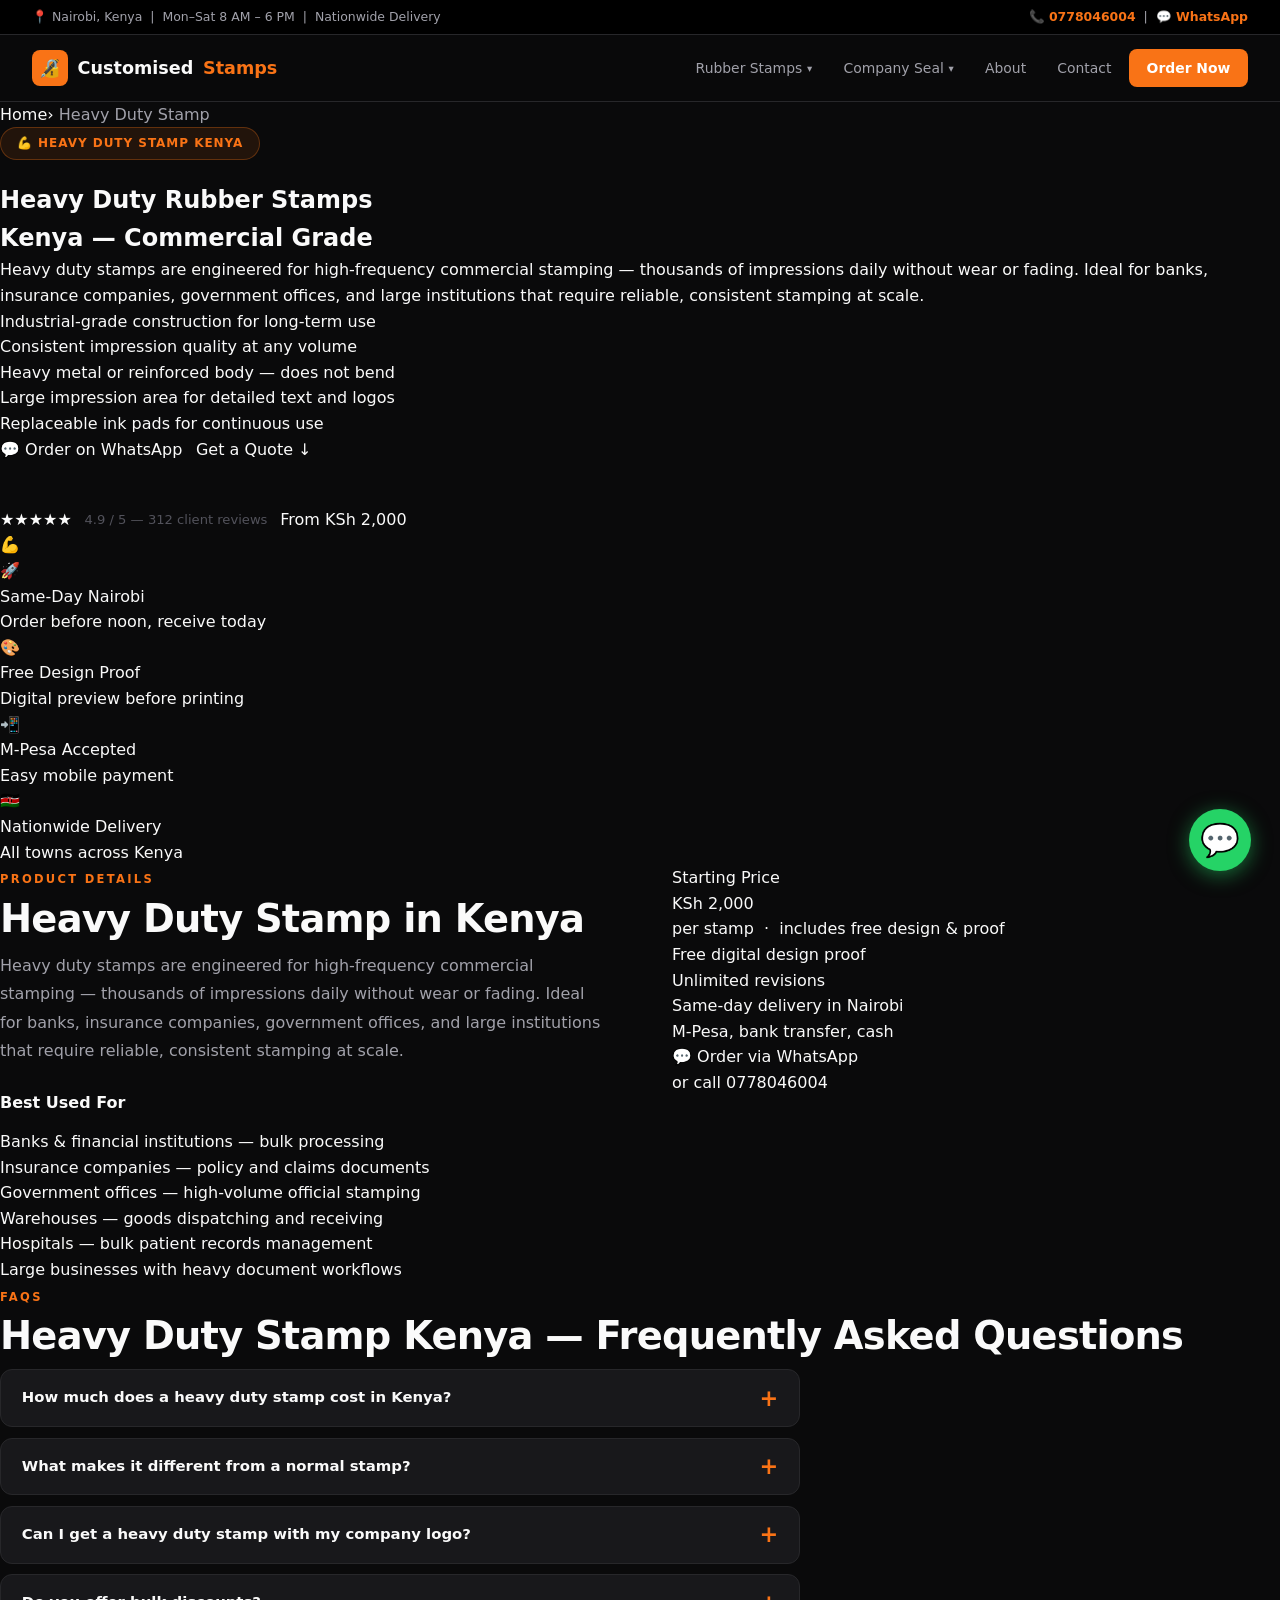
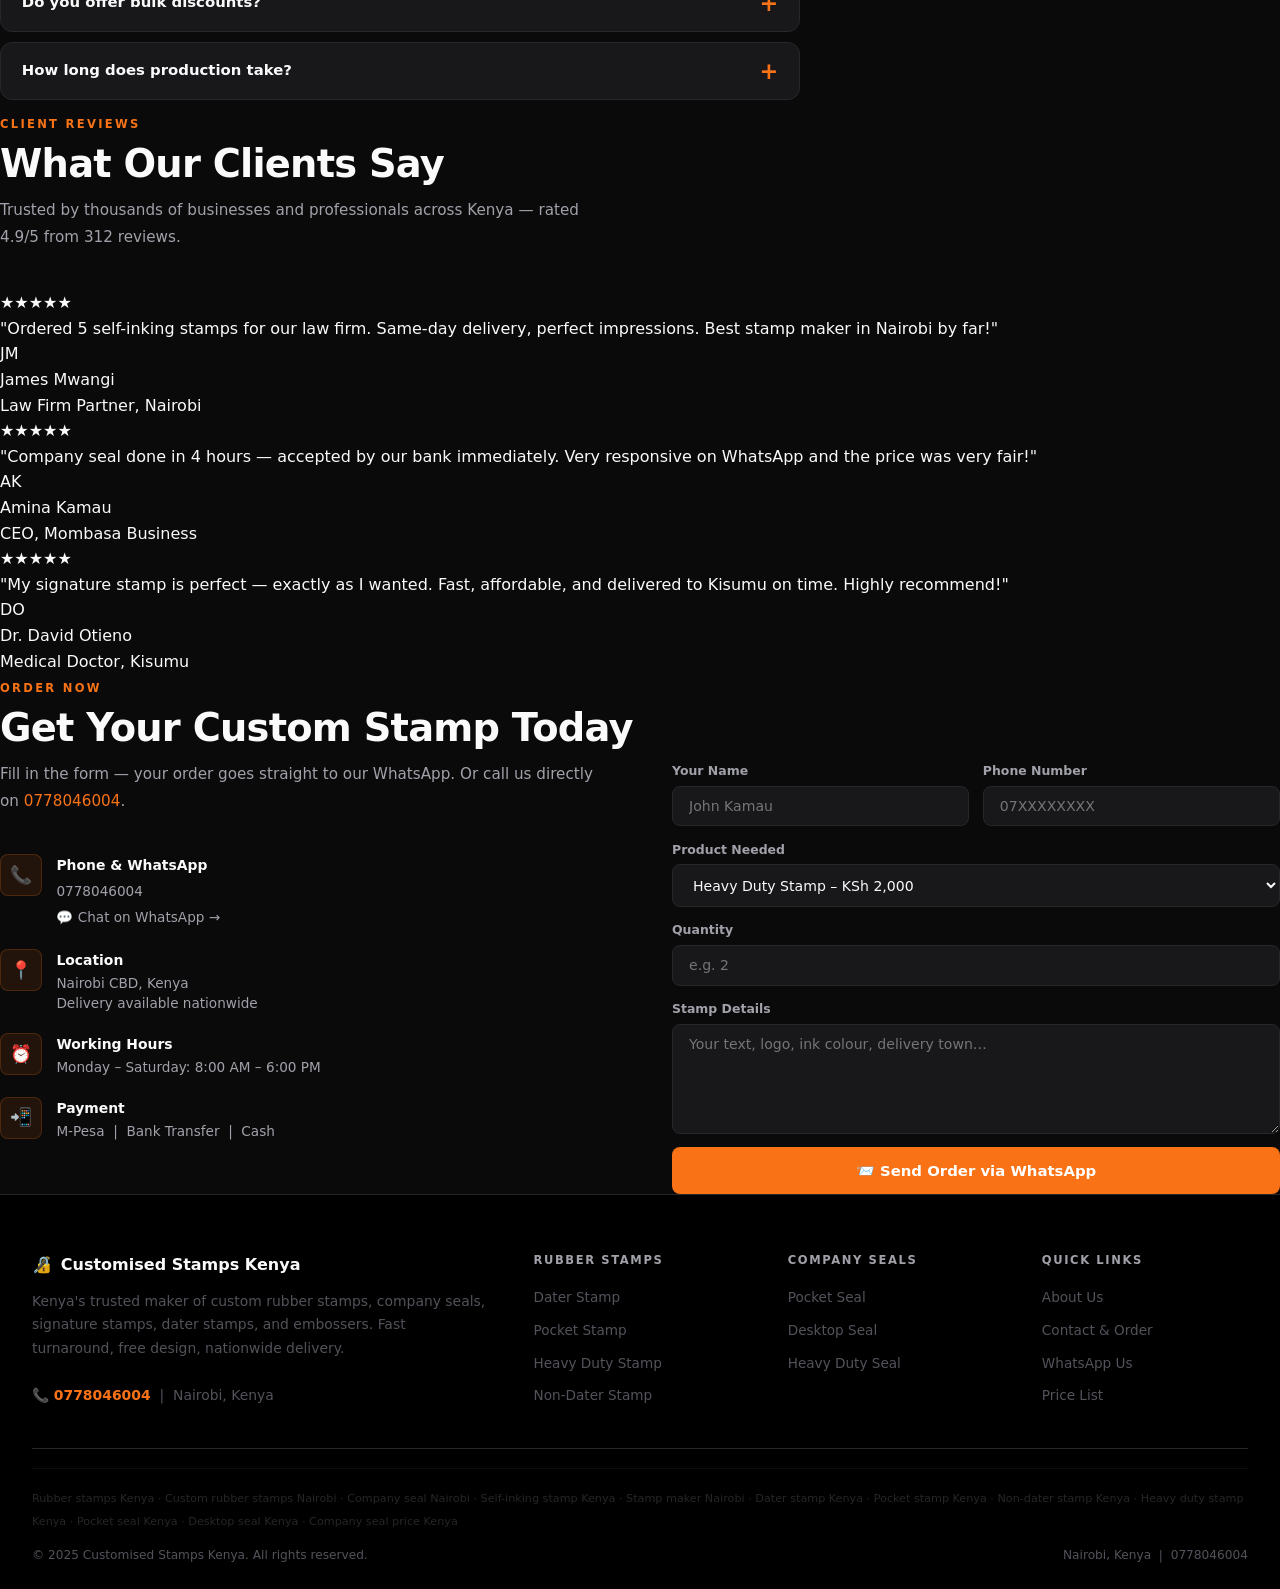
<file: heavy-duty-stamp.html>
<!DOCTYPE html>
<html lang="en-KE">
<head>
  <meta charset="UTF-8"/>
  <meta name="viewport" content="width=device-width,initial-scale=1"/>
  <meta http-equiv="X-UA-Compatible" content="IE=edge"/>
  <title>Heavy Duty Rubber Stamp Kenya | Commercial Stamp Nairobi from KSh 2,000</title>
  <meta name="description" content="Order heavy duty rubber stamps in Kenya from KSh 2,000. Built for banks, factories & government. Fast Nairobi delivery. Free design. Call 0778046004."/>
  <meta name="keywords" content="heavy duty stamp Kenya, commercial rubber stamp Nairobi, heavy duty stamp price Kenya, industrial stamp Kenya, bank stamp Nairobi"/>
  <meta name="robots" content="index,follow,max-snippet:-1,max-image-preview:large"/>
  <meta name="author" content="Customised Stamps Kenya"/>
  <meta name="geo.region" content="KE-30"/>
  <meta name="geo.placename" content="Nairobi, Kenya"/>
  <meta name="geo.position" content="-1.286389;36.817223"/>
  <link rel="canonical" href="https://customisedstamps.co.ke/"/>
  <meta property="og:type" content="website"/>
  <meta property="og:locale" content="en_KE"/>
  <meta property="og:title" content="Heavy Duty Rubber Stamp Kenya | Commercial Stamp Nairobi from KSh 2,000"/>
  <meta property="og:description" content="Order heavy duty rubber stamps in Kenya from KSh 2,000. Built for banks, factories & government. Fast Nairobi delivery. Free design. Call 0778046004."/>
  <meta property="og:site_name" content="Customised Stamps Kenya"/>
  <meta name="twitter:card" content="summary_large_image"/>
  <meta name="twitter:title" content="Heavy Duty Rubber Stamp Kenya | Commercial Stamp Nairobi from KSh 2,000"/>
  <meta name="twitter:description" content="Order heavy duty rubber stamps in Kenya from KSh 2,000. Built for banks, factories & government. Fast Nairobi delivery. Free design. Call 0778046004."/>
  <!-- PERFORMANCE: preconnect fonts, DNS prefetch -->
  <link rel="preconnect" href="https://fonts.googleapis.com"/>
  <link rel="preconnect" href="https://fonts.gstatic.com" crossorigin/>
  <link rel="dns-prefetch" href="https://images.unsplash.com"/>
  <!-- Google Fonts — display=swap prevents render blocking -->
  <link href="https://fonts.googleapis.com/css2?family=Inter:wght@400;500;600;700;800;900&display=swap" rel="stylesheet"/>
  <!-- EXTERNAL CSS — cached by browser across all pages -->
  <link rel="stylesheet" href="style.css"/>
  <link rel="icon" type="image/svg+xml" href="data:image/svg+xml,<svg xmlns='http://www.w3.org/2000/svg' viewBox='0 0 100 100'><text y='.9em' font-size='90'>🔏</text></svg>"/>
  <script type="application/ld+json">[{
      "@context":"https://schema.org","@type":"LocalBusiness",
      "name":"Customised Stamps Kenya","telephone":"+254778046004",
      "address":{"@type":"PostalAddress","addressLocality":"Nairobi","addressCountry":"KE"},
      "url":"https://customisedstamps.co.ke","priceRange":"KSh 300–KSh 3,500",
      "areaServed":{"@type":"Country","name":"Kenya"}
    }]</script>
</head>
<body>
<div class="topbar" role="banner">
  <span>📍 Nairobi, Kenya &nbsp;|&nbsp; Mon–Sat 8 AM – 6 PM &nbsp;|&nbsp; Nationwide Delivery</span>
  <span>📞 <a href="tel:+254778046004">0778046004</a> &nbsp;|&nbsp;
        <a href="https://wa.me/254778046004?text=Hello%20Customised Stamps Kenya!" rel="noopener noreferrer">💬 WhatsApp</a></span>
</div>
<nav class="site-nav" role="navigation" aria-label="Main navigation">
  <div class="nav-inner">
    <a href="index.html" class="nav-logo" aria-label="Customised Stamps Kenya Home">
      <div class="nav-logo-icon" aria-hidden="true">🔏</div>
      Customised<span class="dot">Stamps</span>
    </a>
    <ul class="nav-links" role="list">
      <li class="active">
        <button aria-haspopup="true" aria-expanded="false" aria-controls="dd-stamps">
          Rubber Stamps <span class="chevron" aria-hidden="true">▾</span>
        </button>
        <ul class="dropdown" id="dd-stamps" role="menu">
          <li><a href="dater-stamp.html" role="menuitem">
            <span class="d-icon" aria-hidden="true">📅</span>
            <span class="d-label">Dater Stamp<span class="d-sub">Self-inking with adjustable date</span></span>
          </a></li>
          <li><a href="pocket-stamp.html" role="menuitem">
            <span class="d-icon" aria-hidden="true">🖐️</span>
            <span class="d-label">Pocket Stamp<span class="d-sub">Portable & compact design</span></span>
          </a></li>
          <li><a href="heavy-duty-stamp.html" role="menuitem">
            <span class="d-icon" aria-hidden="true">💪</span>
            <span class="d-label">Heavy Duty Stamp<span class="d-sub">Built for high-volume use</span></span>
          </a></li>
          <li><a href="non-dater-stamp.html" role="menuitem">
            <span class="d-icon" aria-hidden="true">🔤</span>
            <span class="d-label">Non-Dater Stamp<span class="d-sub">Plain text self-inking stamp</span></span>
          </a></li>
        </ul>
      </li>
      <li class="">
        <button aria-haspopup="true" aria-expanded="false" aria-controls="dd-seals">
          Company Seal <span class="chevron" aria-hidden="true">▾</span>
        </button>
        <ul class="dropdown" id="dd-seals" role="menu">
          <li><a href="pocket-seal.html" role="menuitem">
            <span class="d-icon" aria-hidden="true">🔐</span>
            <span class="d-label">Pocket Seal<span class="d-sub">Portable company seal</span></span>
          </a></li>
          <li><a href="desktop-seal.html" role="menuitem">
            <span class="d-icon" aria-hidden="true">🖥️</span>
            <span class="d-label">Desktop Seal<span class="d-sub">Office-grade embosser</span></span>
          </a></li>
          <li><a href="heavy-duty-seal.html" role="menuitem">
            <span class="d-icon" aria-hidden="true">🏛️</span>
            <span class="d-label">Heavy Duty Seal<span class="d-sub">Maximum durability seal</span></span>
          </a></li>
        </ul>
      </li>
      <li class="hide-mob "><a href="about.html">About</a></li>
      <li class=""><a href="contact.html">Contact</a></li>
      <li><a href="https://wa.me/254778046004?text=Hello!%20I'd%20like%20to%20order%20a%20stamp." class="nav-cta" rel="noopener noreferrer">Order Now</a></li>
    </ul>
  </div>
</nav>
<main id="main-content">

<article class="page-hero" aria-labelledby="ph1">
  <div class="page-hero-bg"></div>
  <div class="page-hero-inner">
    <div>
      <nav class="breadcrumb" aria-label="Breadcrumb">
  <a href="index.html">Home</a><span class="sep">›</span>
  <span style="color:var(--muted)">Heavy Duty Stamp</span>
</nav>
      <div class="hero-badge anim-1">💪 Heavy Duty Stamp Kenya</div>
      <h1 id="ph1" class="anim-2">Heavy Duty Rubber Stamps<br><span class="accent">Kenya — Commercial Grade</span></h1>
      <p class="page-hero-desc anim-3">Heavy duty stamps are engineered for high-frequency commercial stamping — thousands of impressions daily without wear or fading. Ideal for banks, insurance companies, government offices, and large institutions that require reliable, consistent stamping at scale.</p>
      <div class="feat-list"><div class="feat-item">Industrial-grade construction for long-term use</div><div class="feat-item">Consistent impression quality at any volume</div><div class="feat-item">Heavy metal or reinforced body — does not bend</div><div class="feat-item">Large impression area for detailed text and logos</div><div class="feat-item">Replaceable ink pads for continuous use</div></div>
      <div class="hero-btns anim-4">
        <a href="https://wa.me/254778046004?text=Hello!%20I'd%20like%20to%20order%20a%20Heavy%20Duty%20Stamp." class="btn btn-primary" rel="noopener noreferrer">💬 Order on WhatsApp</a>
        <a href="#contact" class="btn btn-ghost">Get a Quote ↓</a>
      </div>
      <div class="anim-5" style="display:flex;align-items:center;gap:.8rem;flex-wrap:wrap">
        <span class="stars">★★★★★</span>
        <span style="font-size:.82rem;color:var(--subtle)">4.9 / 5 — 312 client reviews</span>
        <span class="tag tag-orange">From KSh 2,000</span>
      </div>
    </div>
    <div class="anim-6">
      <img class="page-hero-img"
        src="https://images.unsplash.com/photo-1450101499163-c8848c66ca85?w=600&q=75&auto=format" alt="Heavy duty rubber stamp Kenya — commercial industrial grade stamp for banks and offices"
        width="600" height="340" loading="eager"
        onerror="this.outerHTML='<div class=\'page-hero-img-ph\'>💪</div>'"/>
    </div>
  </div>
</article>

<div class="why-strip">
  <div class="why-grid">
    <div><div class="why-icon">🚀</div><div class="why-title">Same-Day Nairobi</div><div class="why-desc">Order before noon, receive today</div></div>
    <div><div class="why-icon">🎨</div><div class="why-title">Free Design Proof</div><div class="why-desc">Digital preview before printing</div></div>
    <div><div class="why-icon">📲</div><div class="why-title">M-Pesa Accepted</div><div class="why-desc">Easy mobile payment</div></div>
    <div><div class="why-icon">🇰🇪</div><div class="why-title">Nationwide Delivery</div><div class="why-desc">All towns across Kenya</div></div>
  </div>
</div>

<section>
  <div class="container" style="display:grid;grid-template-columns:1fr 1fr;gap:4rem;align-items:start">
    <div>
      <span class="sec-label">Product Details</span>
      <h2 class="sec-title">Heavy Duty Stamp in Kenya</h2>
      <p style="color:var(--muted);line-height:1.78;margin-bottom:1.5rem">Heavy duty stamps are engineered for high-frequency commercial stamping — thousands of impressions daily without wear or fading. Ideal for banks, insurance companies, government offices, and large institutions that require reliable, consistent stamping at scale.</p>
      <h3 style="font-size:1rem;font-weight:700;margin-bottom:.85rem;color:var(--text)">Best Used For</h3>
      <div class="feat-list"><div class="feat-item">Banks & financial institutions — bulk processing</div><div class="feat-item">Insurance companies — policy and claims documents</div><div class="feat-item">Government offices — high-volume official stamping</div><div class="feat-item">Warehouses — goods dispatching and receiving</div><div class="feat-item">Hospitals — bulk patient records management</div><div class="feat-item">Large businesses with heavy document workflows</div></div>
    </div>
    <div>
      <div class="price-card">
        <div class="price-card-label">Starting Price</div>
        <div class="price-card-amount">KSh 2,000</div>
        <div class="price-card-note">per stamp &nbsp;·&nbsp; includes free design &amp; proof</div>
        <div class="feat-list"><div class="feat-item">Free digital design proof</div><div class="feat-item">Unlimited revisions</div><div class="feat-item">Same-day delivery in Nairobi</div><div class="feat-item">M-Pesa, bank transfer, cash</div></div>
        <a href="https://wa.me/254778046004?text=Hello!%20I'd%20like%20to%20order%20a%20Heavy%20Duty%20Stamp." class="btn btn-primary btn-block" rel="noopener noreferrer">💬 Order via WhatsApp</a>
        <p class="price-center">or call <a href="tel:+254778046004">0778046004</a></p>
      </div>
    </div>
  </div>
</section>

<section class="bg-2" id="faq">
  <div class="container">
    <span class="sec-label">FAQs</span>
    <h2 class="sec-title">Heavy Duty Stamp Kenya — Frequently Asked Questions</h2>
    <div class="faq-wrap"><details><summary>How much does a heavy duty stamp cost in Kenya?</summary><div class="faq-ans">Heavy duty stamps cost from <strong>KSh 2,000</strong> at Customised Stamps Kenya, depending on size and specification.</div></details><details><summary>What makes it different from a normal stamp?</summary><div class="faq-ans">Heavy duty stamps use thicker, more durable materials designed for thousands of daily impressions without losing quality.</div></details><details><summary>Can I get a heavy duty stamp with my company logo?</summary><div class="faq-ans">Yes. Heavy duty stamps support full logos, detailed text, and complex designs. Free proof included.</div></details><details><summary>Do you offer bulk discounts?</summary><div class="faq-ans">Yes. Orders of 10 or more stamps receive a <strong>10% discount</strong>. Contact us for institutional pricing.</div></details><details><summary>How long does production take?</summary><div class="faq-ans">Heavy duty stamps are typically ready within <strong>24 hours</strong> in Nairobi.</div></details></div>
  </div>
</section>

<section class="bg-2">
  <div class="container">
    <span class="sec-label">Client Reviews</span>
    <h2 class="sec-title">What Our Clients Say</h2>
    <p class="sec-desc">Trusted by thousands of businesses and professionals across Kenya — rated 4.9/5 from 312 reviews.</p>
    <div class="reviews-grid">
      <article class="review-card" itemscope itemtype="https://schema.org/Review">
        <div class="stars" aria-label="5 stars">★★★★★</div>
        <p class="review-text" itemprop="reviewBody">"Ordered 5 self-inking stamps for our law firm. Same-day delivery, perfect impressions. Best stamp maker in Nairobi by far!"</p>
        <div class="reviewer"><div class="reviewer-av" aria-hidden="true">JM</div><div>
          <div class="reviewer-name" itemprop="author">James Mwangi</div>
          <div class="reviewer-role">Law Firm Partner, Nairobi</div>
        </div></div>
      </article>
      <article class="review-card" itemscope itemtype="https://schema.org/Review">
        <div class="stars" aria-label="5 stars">★★★★★</div>
        <p class="review-text" itemprop="reviewBody">"Company seal done in 4 hours — accepted by our bank immediately. Very responsive on WhatsApp and the price was very fair!"</p>
        <div class="reviewer"><div class="reviewer-av" aria-hidden="true">AK</div><div>
          <div class="reviewer-name" itemprop="author">Amina Kamau</div>
          <div class="reviewer-role">CEO, Mombasa Business</div>
        </div></div>
      </article>
      <article class="review-card" itemscope itemtype="https://schema.org/Review">
        <div class="stars" aria-label="5 stars">★★★★★</div>
        <p class="review-text" itemprop="reviewBody">"My signature stamp is perfect — exactly as I wanted. Fast, affordable, and delivered to Kisumu on time. Highly recommend!"</p>
        <div class="reviewer"><div class="reviewer-av" aria-hidden="true">DO</div><div>
          <div class="reviewer-name" itemprop="author">Dr. David Otieno</div>
          <div class="reviewer-role">Medical Doctor, Kisumu</div>
        </div></div>
      </article>
    </div>
  </div>
</section>
<section id="contact">
  <div class="container">
    <span class="sec-label">Order Now</span>
    <h2 class="sec-title">Get Your Custom Stamp Today</h2>
    <div class="contact-grid">
      <div>
        <p class="sec-desc">Fill in the form — your order goes straight to our WhatsApp. Or call us directly on <a href="tel:+254778046004" style="color:var(--accent)">0778046004</a>.</p>
        <div class="cinfo-list">
          <div class="cinfo-item"><div class="cinfo-icon">📞</div><div>
            <h4>Phone &amp; WhatsApp</h4>
            <a href="tel:+254778046004">0778046004</a><br>
            <a href="https://wa.me/254778046004" rel="noopener noreferrer">💬 Chat on WhatsApp →</a>
          </div></div>
          <div class="cinfo-item"><div class="cinfo-icon">📍</div><div>
            <h4>Location</h4><p>Nairobi CBD, Kenya<br>Delivery available nationwide</p>
          </div></div>
          <div class="cinfo-item"><div class="cinfo-icon">⏰</div><div>
            <h4>Working Hours</h4>
            <p><time datetime="Mo-Sa 08:00-18:00">Monday – Saturday: 8:00 AM – 6:00 PM</time></p>
          </div></div>
          <div class="cinfo-item"><div class="cinfo-icon">📲</div><div>
            <h4>Payment</h4><p>M-Pesa &nbsp;|&nbsp; Bank Transfer &nbsp;|&nbsp; Cash</p>
          </div></div>
        </div>
      </div>
      <div>
        <form class="cform" onsubmit="sendWA();return false;" aria-label="Stamp order form">
          <div class="frow">
            <div class="fld"><label for="fn">Your Name</label>
              <input type="text" id="fn" placeholder="John Kamau" autocomplete="name" required/></div>
            <div class="fld"><label for="fp">Phone Number</label>
              <input type="tel" id="fp" placeholder="07XXXXXXXX" autocomplete="tel"/></div>
          </div>
          <div class="fld"><label for="ft">Product Needed</label>
            <select id="ft"><option value="">Select product…</option><option>Self-Inking Stamp (Small – KSh 800)</option>
<option>Self-Inking Stamp (Medium – KSh 1,000)</option>
<option>Self-Inking Stamp (Large – KSh 1,500)</option>
<option>Dater Stamp – KSh 1,500</option>
<option>Pocket Stamp – KSh 800</option>
<option  selected>Heavy Duty Stamp – KSh 2,000</option>
<option>Non-Dater Stamp – KSh 800</option>
<option>Pocket Seal – KSh 1,500</option>
<option>Desktop Seal – KSh 1,200</option>
<option>Heavy Duty Seal – KSh 2,000</option>
<option>Embosser / Notary Seal – KSh 3,000</option>
<option>Ink Pad Replacement – KSh 300</option>
<option>Other</option></select></div>
          <div class="fld"><label for="fq">Quantity</label>
            <input type="number" id="fq" placeholder="e.g. 2" min="1"/></div>
          <div class="fld"><label for="fm">Stamp Details</label>
            <textarea id="fm" placeholder="Your text, logo, ink colour, delivery town…"></textarea></div>
          <button type="submit" class="btn-submit">📨 Send Order via WhatsApp</button>
        </form>
      </div>
    </div>
  </div>
</section>
</main>
<footer role="contentinfo">
  <div class="footer-inner">
    <div class="footer-grid">
      <div class="footer-brand">
        <div class="footer-logo"><span>🔏</span>Customised Stamps Kenya</div>
        Kenya's trusted maker of custom rubber stamps, company seals, signature stamps,
        dater stamps, and embossers. Fast turnaround, free design, nationwide delivery.
        <br><br>
        <a href="tel:+254778046004" style="color:var(--accent);font-weight:700">📞 0778046004</a>
        &nbsp;|&nbsp; Nairobi, Kenya
      </div>
      <div class="footer-col">
        <h5>Rubber Stamps</h5>
        <ul>
          <li><a href="dater-stamp.html">Dater Stamp</a></li>
          <li><a href="pocket-stamp.html">Pocket Stamp</a></li>
          <li><a href="heavy-duty-stamp.html">Heavy Duty Stamp</a></li>
          <li><a href="non-dater-stamp.html">Non-Dater Stamp</a></li>
        </ul>
      </div>
      <div class="footer-col">
        <h5>Company Seals</h5>
        <ul>
          <li><a href="pocket-seal.html">Pocket Seal</a></li>
          <li><a href="desktop-seal.html">Desktop Seal</a></li>
          <li><a href="heavy-duty-seal.html">Heavy Duty Seal</a></li>
        </ul>
      </div>
      <div class="footer-col">
        <h5>Quick Links</h5>
        <ul>
          <li><a href="about.html">About Us</a></li>
          <li><a href="contact.html">Contact &amp; Order</a></li>
          <li><a href="https://wa.me/254778046004" rel="noopener noreferrer">WhatsApp Us</a></li>
          <li><a href="index.html#pricing">Price List</a></li>
        </ul>
      </div>
    </div>
    <div class="footer-sep"></div>
    <div class="footer-kw" aria-hidden="true">
      Rubber stamps Kenya · Custom rubber stamps Nairobi · Company seal Nairobi ·
      Self-inking stamp Kenya · Stamp maker Nairobi · Dater stamp Kenya ·
      Pocket stamp Kenya · Non-dater stamp Kenya · Heavy duty stamp Kenya ·
      Pocket seal Kenya · Desktop seal Kenya · Company seal price Kenya
    </div>
    <div class="footer-bottom" style="margin-top:.8rem">
      <span>© 2025 Customised Stamps Kenya. All rights reserved.</span>
      <span>Nairobi, Kenya &nbsp;|&nbsp; <a href="tel:+254778046004">0778046004</a></span>
    </div>
  </div>
</footer>
<a href="https://wa.me/254778046004?text=Hello%20Customised Stamps Kenya!%20I'd%20like%20to%20order." class="wa-float" rel="noopener noreferrer" aria-label="WhatsApp us">💬</a>
<script>
function sendWA(){
  var n=(document.getElementById('fn')||{}).value||'Customer';
  var p=(document.getElementById('fp')||{}).value||'';
  var t=(document.getElementById('ft')||{}).value||'Not specified';
  var q=(document.getElementById('fq')||{}).value||'1';
  var m=(document.getElementById('fm')||{}).value||'';
  var txt=encodeURIComponent('Hello Customised Stamps Kenya!\n\nName: '+n+'\nPhone: '+p+'\nProduct: '+t+'\nQty: '+q+'\nDetails: '+m);
  window.open('https://wa.me/254778046004?text='+txt,'_blank');
}
/* smooth scroll */
document.querySelectorAll('a[href^="#"]').forEach(function(a){
  a.addEventListener('click',function(e){
    var t=document.querySelector(this.getAttribute('href'));
    if(t){e.preventDefault();t.scrollIntoView({behavior:'smooth',block:'start'})}
  });
});
</script>
</body>
</html>
</file>
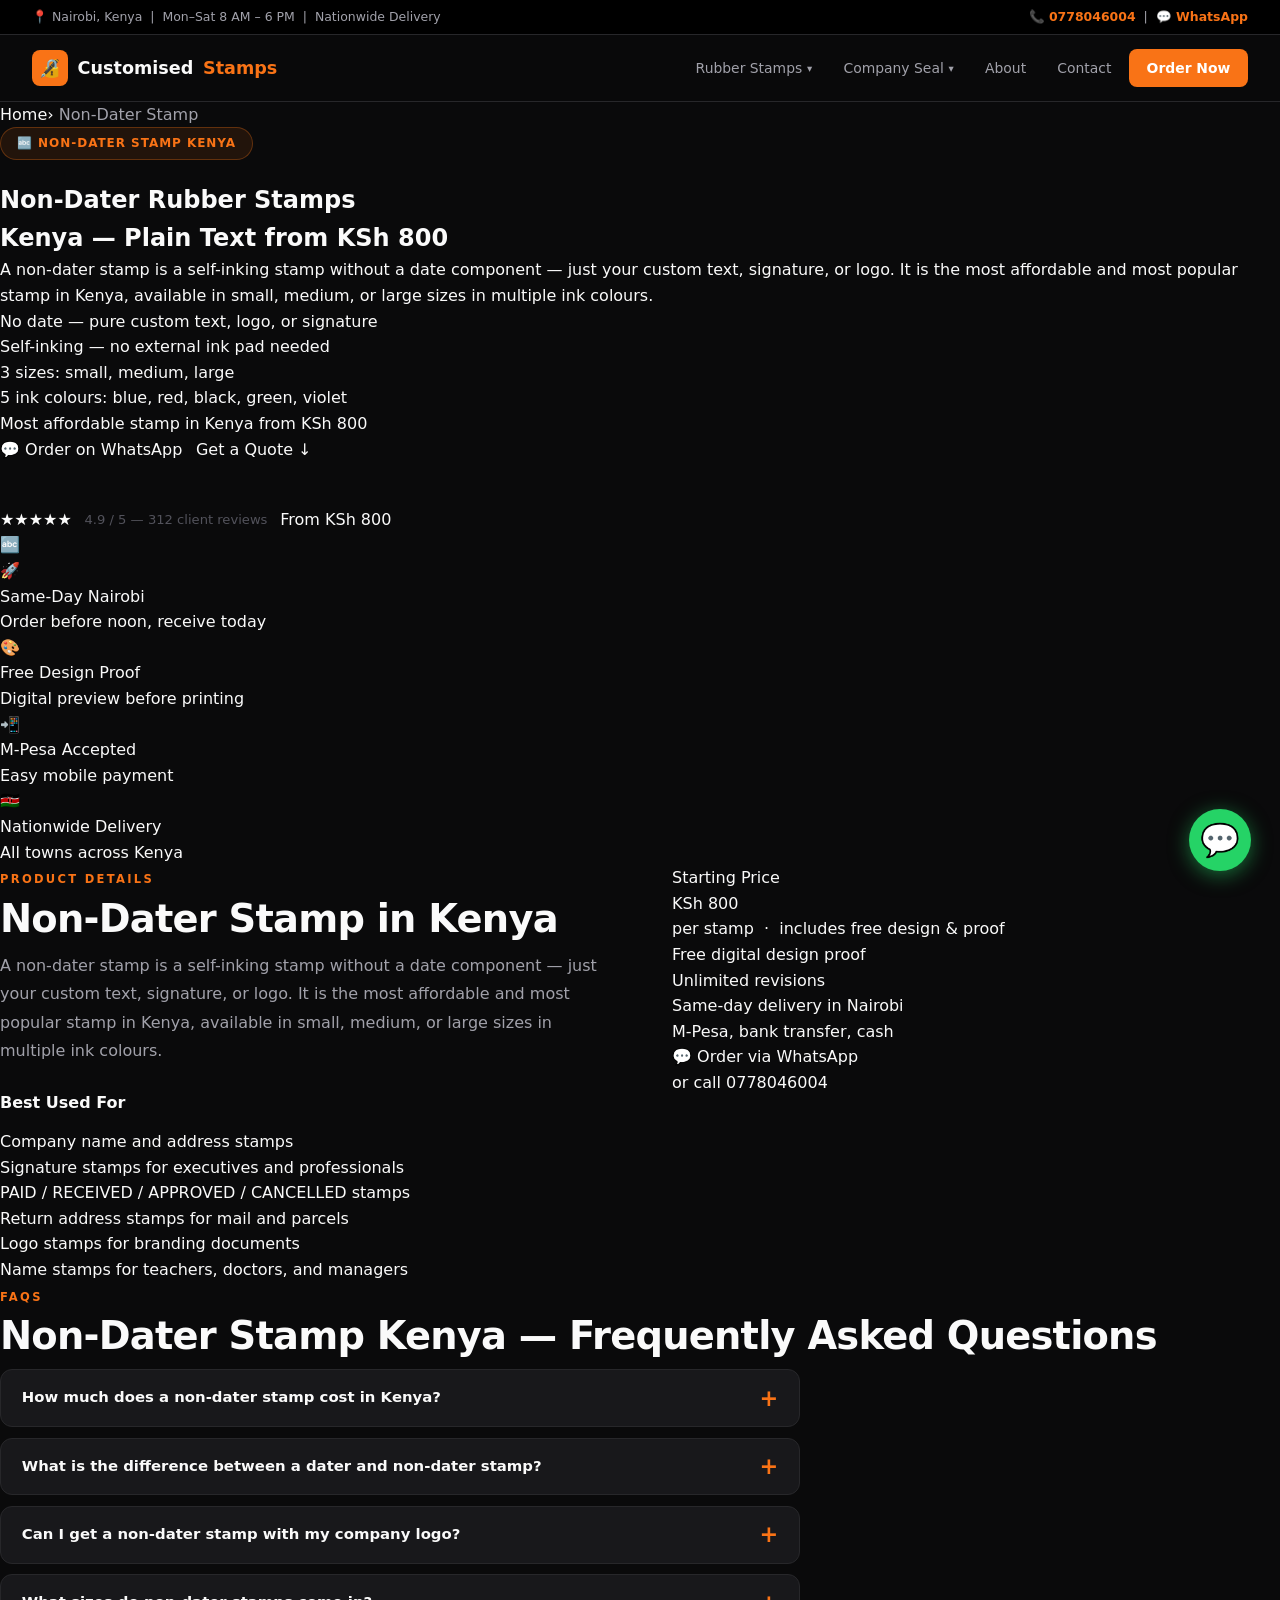
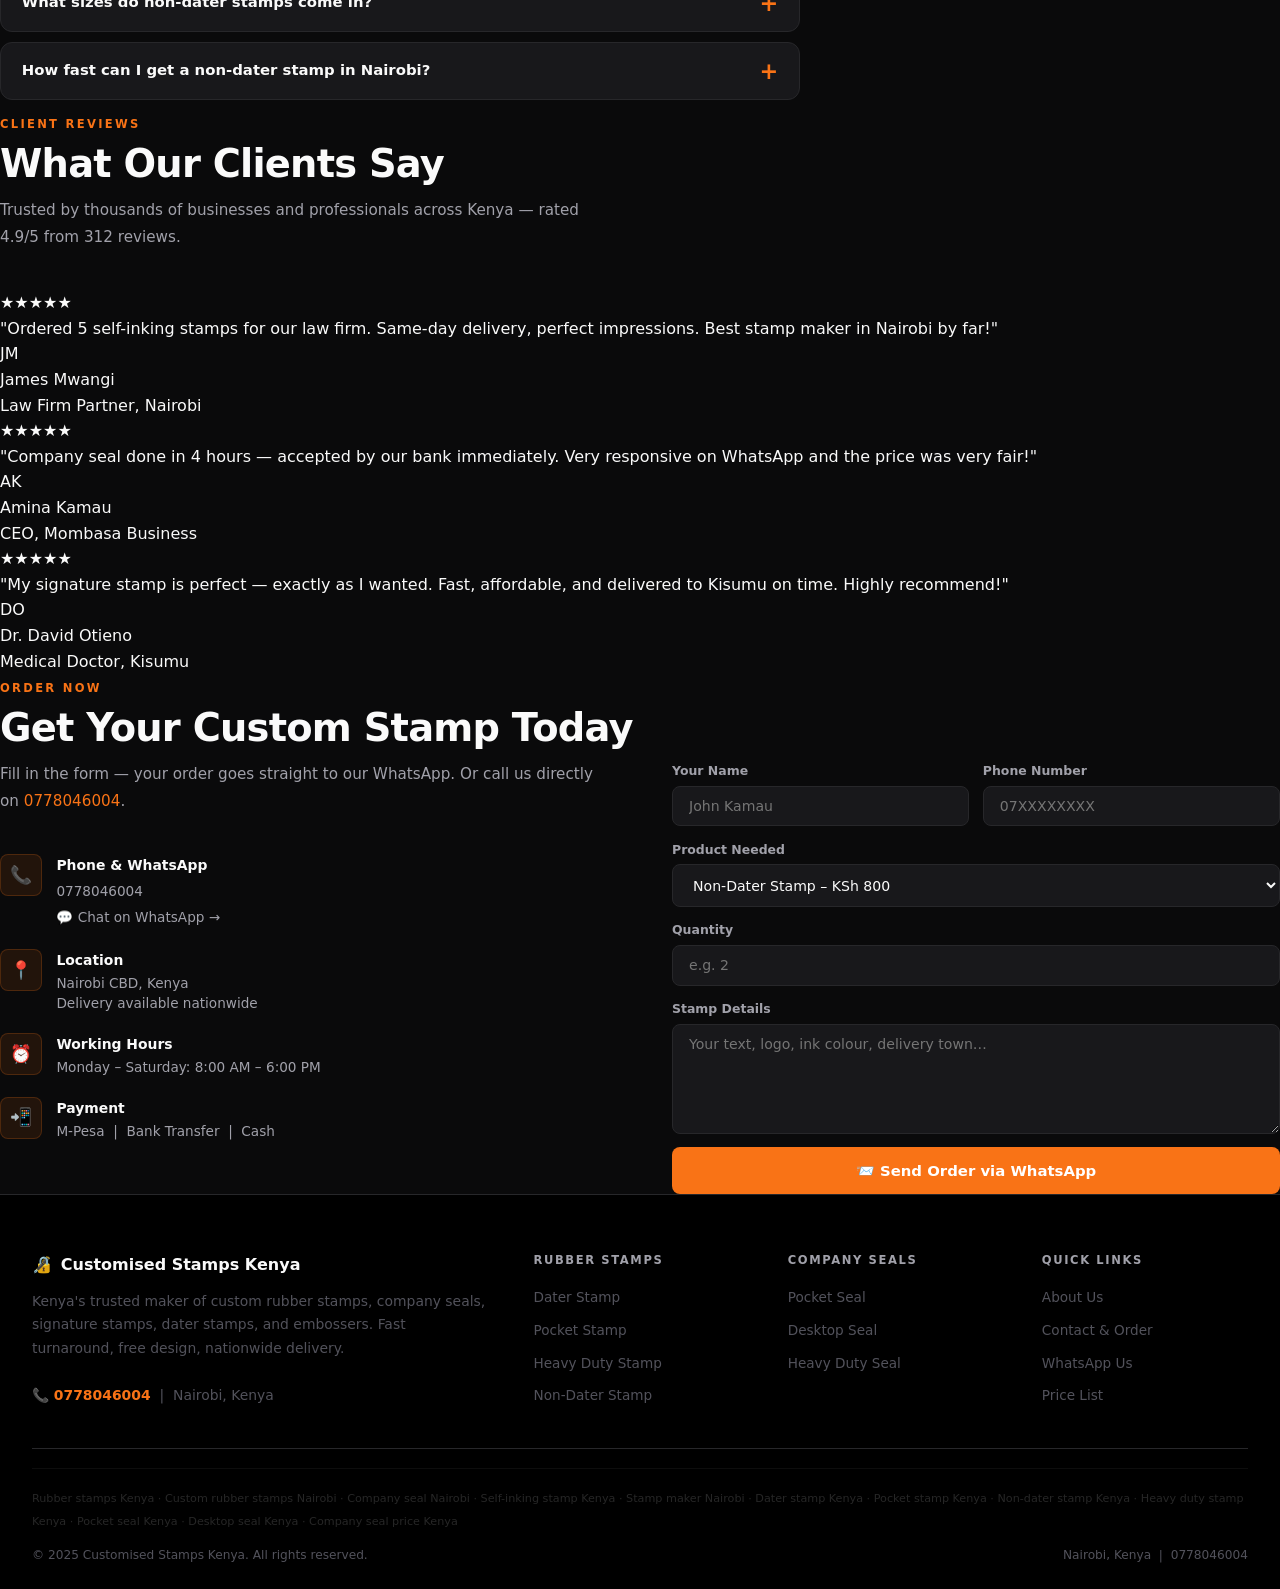
<file: non-dater-stamp.html>
<!DOCTYPE html>
<html lang="en-KE">
<head>
  <meta charset="UTF-8"/>
  <meta name="viewport" content="width=device-width,initial-scale=1"/>
  <meta http-equiv="X-UA-Compatible" content="IE=edge"/>
  <title>Non-Dater Rubber Stamp Kenya | Plain Text Stamp Nairobi from KSh 800 | Same-Day</title>
  <meta name="description" content="Order a custom non-dater rubber stamp in Kenya from KSh 800. Self-inking plain text stamp for offices, logos, and names. Same-day Nairobi delivery. Call 0778046004."/>
  <meta name="keywords" content="non dater stamp Kenya, plain text stamp Nairobi, self-inking stamp Kenya, non-dater stamp price Kenya"/>
  <meta name="robots" content="index,follow,max-snippet:-1,max-image-preview:large"/>
  <meta name="author" content="Customised Stamps Kenya"/>
  <meta name="geo.region" content="KE-30"/>
  <meta name="geo.placename" content="Nairobi, Kenya"/>
  <meta name="geo.position" content="-1.286389;36.817223"/>
  <link rel="canonical" href="https://customisedstamps.co.ke/"/>
  <meta property="og:type" content="website"/>
  <meta property="og:locale" content="en_KE"/>
  <meta property="og:title" content="Non-Dater Rubber Stamp Kenya | Plain Text Stamp Nairobi from KSh 800 | Same-Day"/>
  <meta property="og:description" content="Order a custom non-dater rubber stamp in Kenya from KSh 800. Self-inking plain text stamp for offices, logos, and names. Same-day Nairobi delivery. Call 0778046004."/>
  <meta property="og:site_name" content="Customised Stamps Kenya"/>
  <meta name="twitter:card" content="summary_large_image"/>
  <meta name="twitter:title" content="Non-Dater Rubber Stamp Kenya | Plain Text Stamp Nairobi from KSh 800 | Same-Day"/>
  <meta name="twitter:description" content="Order a custom non-dater rubber stamp in Kenya from KSh 800. Self-inking plain text stamp for offices, logos, and names. Same-day Nairobi delivery. Call 0778046004."/>
  <!-- PERFORMANCE: preconnect fonts, DNS prefetch -->
  <link rel="preconnect" href="https://fonts.googleapis.com"/>
  <link rel="preconnect" href="https://fonts.gstatic.com" crossorigin/>
  <link rel="dns-prefetch" href="https://images.unsplash.com"/>
  <!-- Google Fonts — display=swap prevents render blocking -->
  <link href="https://fonts.googleapis.com/css2?family=Inter:wght@400;500;600;700;800;900&display=swap" rel="stylesheet"/>
  <!-- EXTERNAL CSS — cached by browser across all pages -->
  <link rel="stylesheet" href="style.css"/>
  <link rel="icon" type="image/svg+xml" href="data:image/svg+xml,<svg xmlns='http://www.w3.org/2000/svg' viewBox='0 0 100 100'><text y='.9em' font-size='90'>🔏</text></svg>"/>
  <script type="application/ld+json">[{
      "@context":"https://schema.org","@type":"LocalBusiness",
      "name":"Customised Stamps Kenya","telephone":"+254778046004",
      "address":{"@type":"PostalAddress","addressLocality":"Nairobi","addressCountry":"KE"},
      "url":"https://customisedstamps.co.ke","priceRange":"KSh 300–KSh 3,500",
      "areaServed":{"@type":"Country","name":"Kenya"}
    }]</script>
</head>
<body>
<div class="topbar" role="banner">
  <span>📍 Nairobi, Kenya &nbsp;|&nbsp; Mon–Sat 8 AM – 6 PM &nbsp;|&nbsp; Nationwide Delivery</span>
  <span>📞 <a href="tel:+254778046004">0778046004</a> &nbsp;|&nbsp;
        <a href="https://wa.me/254778046004?text=Hello%20Customised Stamps Kenya!" rel="noopener noreferrer">💬 WhatsApp</a></span>
</div>
<nav class="site-nav" role="navigation" aria-label="Main navigation">
  <div class="nav-inner">
    <a href="index.html" class="nav-logo" aria-label="Customised Stamps Kenya Home">
      <div class="nav-logo-icon" aria-hidden="true">🔏</div>
      Customised<span class="dot">Stamps</span>
    </a>
    <ul class="nav-links" role="list">
      <li class="active">
        <button aria-haspopup="true" aria-expanded="false" aria-controls="dd-stamps">
          Rubber Stamps <span class="chevron" aria-hidden="true">▾</span>
        </button>
        <ul class="dropdown" id="dd-stamps" role="menu">
          <li><a href="dater-stamp.html" role="menuitem">
            <span class="d-icon" aria-hidden="true">📅</span>
            <span class="d-label">Dater Stamp<span class="d-sub">Self-inking with adjustable date</span></span>
          </a></li>
          <li><a href="pocket-stamp.html" role="menuitem">
            <span class="d-icon" aria-hidden="true">🖐️</span>
            <span class="d-label">Pocket Stamp<span class="d-sub">Portable & compact design</span></span>
          </a></li>
          <li><a href="heavy-duty-stamp.html" role="menuitem">
            <span class="d-icon" aria-hidden="true">💪</span>
            <span class="d-label">Heavy Duty Stamp<span class="d-sub">Built for high-volume use</span></span>
          </a></li>
          <li><a href="non-dater-stamp.html" role="menuitem">
            <span class="d-icon" aria-hidden="true">🔤</span>
            <span class="d-label">Non-Dater Stamp<span class="d-sub">Plain text self-inking stamp</span></span>
          </a></li>
        </ul>
      </li>
      <li class="">
        <button aria-haspopup="true" aria-expanded="false" aria-controls="dd-seals">
          Company Seal <span class="chevron" aria-hidden="true">▾</span>
        </button>
        <ul class="dropdown" id="dd-seals" role="menu">
          <li><a href="pocket-seal.html" role="menuitem">
            <span class="d-icon" aria-hidden="true">🔐</span>
            <span class="d-label">Pocket Seal<span class="d-sub">Portable company seal</span></span>
          </a></li>
          <li><a href="desktop-seal.html" role="menuitem">
            <span class="d-icon" aria-hidden="true">🖥️</span>
            <span class="d-label">Desktop Seal<span class="d-sub">Office-grade embosser</span></span>
          </a></li>
          <li><a href="heavy-duty-seal.html" role="menuitem">
            <span class="d-icon" aria-hidden="true">🏛️</span>
            <span class="d-label">Heavy Duty Seal<span class="d-sub">Maximum durability seal</span></span>
          </a></li>
        </ul>
      </li>
      <li class="hide-mob "><a href="about.html">About</a></li>
      <li class=""><a href="contact.html">Contact</a></li>
      <li><a href="https://wa.me/254778046004?text=Hello!%20I'd%20like%20to%20order%20a%20stamp." class="nav-cta" rel="noopener noreferrer">Order Now</a></li>
    </ul>
  </div>
</nav>
<main id="main-content">

<article class="page-hero" aria-labelledby="ph1">
  <div class="page-hero-bg"></div>
  <div class="page-hero-inner">
    <div>
      <nav class="breadcrumb" aria-label="Breadcrumb">
  <a href="index.html">Home</a><span class="sep">›</span>
  <span style="color:var(--muted)">Non-Dater Stamp</span>
</nav>
      <div class="hero-badge anim-1">🔤 Non-Dater Stamp Kenya</div>
      <h1 id="ph1" class="anim-2">Non-Dater Rubber Stamps<br><span class="accent">Kenya — Plain Text from KSh 800</span></h1>
      <p class="page-hero-desc anim-3">A non-dater stamp is a self-inking stamp without a date component — just your custom text, signature, or logo. It is the most affordable and most popular stamp in Kenya, available in small, medium, or large sizes in multiple ink colours.</p>
      <div class="feat-list"><div class="feat-item">No date — pure custom text, logo, or signature</div><div class="feat-item">Self-inking — no external ink pad needed</div><div class="feat-item">3 sizes: small, medium, large</div><div class="feat-item">5 ink colours: blue, red, black, green, violet</div><div class="feat-item">Most affordable stamp in Kenya from KSh 800</div></div>
      <div class="hero-btns anim-4">
        <a href="https://wa.me/254778046004?text=Hello!%20I'd%20like%20to%20order%20a%20Non-Dater%20Stamp." class="btn btn-primary" rel="noopener noreferrer">💬 Order on WhatsApp</a>
        <a href="#contact" class="btn btn-ghost">Get a Quote ↓</a>
      </div>
      <div class="anim-5" style="display:flex;align-items:center;gap:.8rem;flex-wrap:wrap">
        <span class="stars">★★★★★</span>
        <span style="font-size:.82rem;color:var(--subtle)">4.9 / 5 — 312 client reviews</span>
        <span class="tag tag-orange">From KSh 800</span>
      </div>
    </div>
    <div class="anim-6">
      <img class="page-hero-img"
        src="https://images.unsplash.com/photo-1506784983877-45594efa4cbe?w=600&q=75&auto=format" alt="Non-dater stamp Kenya — plain text self-inking stamp for offices Nairobi"
        width="600" height="340" loading="eager"
        onerror="this.outerHTML='<div class=\'page-hero-img-ph\'>🔤</div>'"/>
    </div>
  </div>
</article>

<div class="why-strip">
  <div class="why-grid">
    <div><div class="why-icon">🚀</div><div class="why-title">Same-Day Nairobi</div><div class="why-desc">Order before noon, receive today</div></div>
    <div><div class="why-icon">🎨</div><div class="why-title">Free Design Proof</div><div class="why-desc">Digital preview before printing</div></div>
    <div><div class="why-icon">📲</div><div class="why-title">M-Pesa Accepted</div><div class="why-desc">Easy mobile payment</div></div>
    <div><div class="why-icon">🇰🇪</div><div class="why-title">Nationwide Delivery</div><div class="why-desc">All towns across Kenya</div></div>
  </div>
</div>

<section>
  <div class="container" style="display:grid;grid-template-columns:1fr 1fr;gap:4rem;align-items:start">
    <div>
      <span class="sec-label">Product Details</span>
      <h2 class="sec-title">Non-Dater Stamp in Kenya</h2>
      <p style="color:var(--muted);line-height:1.78;margin-bottom:1.5rem">A non-dater stamp is a self-inking stamp without a date component — just your custom text, signature, or logo. It is the most affordable and most popular stamp in Kenya, available in small, medium, or large sizes in multiple ink colours.</p>
      <h3 style="font-size:1rem;font-weight:700;margin-bottom:.85rem;color:var(--text)">Best Used For</h3>
      <div class="feat-list"><div class="feat-item">Company name and address stamps</div><div class="feat-item">Signature stamps for executives and professionals</div><div class="feat-item">PAID / RECEIVED / APPROVED / CANCELLED stamps</div><div class="feat-item">Return address stamps for mail and parcels</div><div class="feat-item">Logo stamps for branding documents</div><div class="feat-item">Name stamps for teachers, doctors, and managers</div></div>
    </div>
    <div>
      <div class="price-card">
        <div class="price-card-label">Starting Price</div>
        <div class="price-card-amount">KSh 800</div>
        <div class="price-card-note">per stamp &nbsp;·&nbsp; includes free design &amp; proof</div>
        <div class="feat-list"><div class="feat-item">Free digital design proof</div><div class="feat-item">Unlimited revisions</div><div class="feat-item">Same-day delivery in Nairobi</div><div class="feat-item">M-Pesa, bank transfer, cash</div></div>
        <a href="https://wa.me/254778046004?text=Hello!%20I'd%20like%20to%20order%20a%20Non-Dater%20Stamp." class="btn btn-primary btn-block" rel="noopener noreferrer">💬 Order via WhatsApp</a>
        <p class="price-center">or call <a href="tel:+254778046004">0778046004</a></p>
      </div>
    </div>
  </div>
</section>

<section class="bg-2" id="faq">
  <div class="container">
    <span class="sec-label">FAQs</span>
    <h2 class="sec-title">Non-Dater Stamp Kenya — Frequently Asked Questions</h2>
    <div class="faq-wrap"><details><summary>How much does a non-dater stamp cost in Kenya?</summary><div class="faq-ans">Non-dater stamps start from <strong>KSh 800</strong> (small), KSh 1,000 (medium), and KSh 1,500 (large). All include free design.</div></details><details><summary>What is the difference between a dater and non-dater stamp?</summary><div class="faq-ans">A dater stamp has an adjustable date. A non-dater has only text, logos, or signatures — no date. Non-dater stamps are more affordable.</div></details><details><summary>Can I get a non-dater stamp with my company logo?</summary><div class="faq-ans">Yes. Send your logo on WhatsApp and we'll design and produce your stamp within hours.</div></details><details><summary>What sizes do non-dater stamps come in?</summary><div class="faq-ans">Small (38×14mm), medium (47×18mm), large (69×47mm), and round (42mm diameter). Custom sizes available.</div></details><details><summary>How fast can I get a non-dater stamp in Nairobi?</summary><div class="faq-ans">Same-day. Most non-dater stamps are produced and delivered within Nairobi for orders placed before noon.</div></details></div>
  </div>
</section>

<section class="bg-2">
  <div class="container">
    <span class="sec-label">Client Reviews</span>
    <h2 class="sec-title">What Our Clients Say</h2>
    <p class="sec-desc">Trusted by thousands of businesses and professionals across Kenya — rated 4.9/5 from 312 reviews.</p>
    <div class="reviews-grid">
      <article class="review-card" itemscope itemtype="https://schema.org/Review">
        <div class="stars" aria-label="5 stars">★★★★★</div>
        <p class="review-text" itemprop="reviewBody">"Ordered 5 self-inking stamps for our law firm. Same-day delivery, perfect impressions. Best stamp maker in Nairobi by far!"</p>
        <div class="reviewer"><div class="reviewer-av" aria-hidden="true">JM</div><div>
          <div class="reviewer-name" itemprop="author">James Mwangi</div>
          <div class="reviewer-role">Law Firm Partner, Nairobi</div>
        </div></div>
      </article>
      <article class="review-card" itemscope itemtype="https://schema.org/Review">
        <div class="stars" aria-label="5 stars">★★★★★</div>
        <p class="review-text" itemprop="reviewBody">"Company seal done in 4 hours — accepted by our bank immediately. Very responsive on WhatsApp and the price was very fair!"</p>
        <div class="reviewer"><div class="reviewer-av" aria-hidden="true">AK</div><div>
          <div class="reviewer-name" itemprop="author">Amina Kamau</div>
          <div class="reviewer-role">CEO, Mombasa Business</div>
        </div></div>
      </article>
      <article class="review-card" itemscope itemtype="https://schema.org/Review">
        <div class="stars" aria-label="5 stars">★★★★★</div>
        <p class="review-text" itemprop="reviewBody">"My signature stamp is perfect — exactly as I wanted. Fast, affordable, and delivered to Kisumu on time. Highly recommend!"</p>
        <div class="reviewer"><div class="reviewer-av" aria-hidden="true">DO</div><div>
          <div class="reviewer-name" itemprop="author">Dr. David Otieno</div>
          <div class="reviewer-role">Medical Doctor, Kisumu</div>
        </div></div>
      </article>
    </div>
  </div>
</section>
<section id="contact">
  <div class="container">
    <span class="sec-label">Order Now</span>
    <h2 class="sec-title">Get Your Custom Stamp Today</h2>
    <div class="contact-grid">
      <div>
        <p class="sec-desc">Fill in the form — your order goes straight to our WhatsApp. Or call us directly on <a href="tel:+254778046004" style="color:var(--accent)">0778046004</a>.</p>
        <div class="cinfo-list">
          <div class="cinfo-item"><div class="cinfo-icon">📞</div><div>
            <h4>Phone &amp; WhatsApp</h4>
            <a href="tel:+254778046004">0778046004</a><br>
            <a href="https://wa.me/254778046004" rel="noopener noreferrer">💬 Chat on WhatsApp →</a>
          </div></div>
          <div class="cinfo-item"><div class="cinfo-icon">📍</div><div>
            <h4>Location</h4><p>Nairobi CBD, Kenya<br>Delivery available nationwide</p>
          </div></div>
          <div class="cinfo-item"><div class="cinfo-icon">⏰</div><div>
            <h4>Working Hours</h4>
            <p><time datetime="Mo-Sa 08:00-18:00">Monday – Saturday: 8:00 AM – 6:00 PM</time></p>
          </div></div>
          <div class="cinfo-item"><div class="cinfo-icon">📲</div><div>
            <h4>Payment</h4><p>M-Pesa &nbsp;|&nbsp; Bank Transfer &nbsp;|&nbsp; Cash</p>
          </div></div>
        </div>
      </div>
      <div>
        <form class="cform" onsubmit="sendWA();return false;" aria-label="Stamp order form">
          <div class="frow">
            <div class="fld"><label for="fn">Your Name</label>
              <input type="text" id="fn" placeholder="John Kamau" autocomplete="name" required/></div>
            <div class="fld"><label for="fp">Phone Number</label>
              <input type="tel" id="fp" placeholder="07XXXXXXXX" autocomplete="tel"/></div>
          </div>
          <div class="fld"><label for="ft">Product Needed</label>
            <select id="ft"><option value="">Select product…</option><option>Self-Inking Stamp (Small – KSh 800)</option>
<option>Self-Inking Stamp (Medium – KSh 1,000)</option>
<option>Self-Inking Stamp (Large – KSh 1,500)</option>
<option>Dater Stamp – KSh 1,500</option>
<option>Pocket Stamp – KSh 800</option>
<option>Heavy Duty Stamp – KSh 2,000</option>
<option  selected>Non-Dater Stamp – KSh 800</option>
<option>Pocket Seal – KSh 1,500</option>
<option>Desktop Seal – KSh 1,200</option>
<option>Heavy Duty Seal – KSh 2,000</option>
<option>Embosser / Notary Seal – KSh 3,000</option>
<option>Ink Pad Replacement – KSh 300</option>
<option>Other</option></select></div>
          <div class="fld"><label for="fq">Quantity</label>
            <input type="number" id="fq" placeholder="e.g. 2" min="1"/></div>
          <div class="fld"><label for="fm">Stamp Details</label>
            <textarea id="fm" placeholder="Your text, logo, ink colour, delivery town…"></textarea></div>
          <button type="submit" class="btn-submit">📨 Send Order via WhatsApp</button>
        </form>
      </div>
    </div>
  </div>
</section>
</main>
<footer role="contentinfo">
  <div class="footer-inner">
    <div class="footer-grid">
      <div class="footer-brand">
        <div class="footer-logo"><span>🔏</span>Customised Stamps Kenya</div>
        Kenya's trusted maker of custom rubber stamps, company seals, signature stamps,
        dater stamps, and embossers. Fast turnaround, free design, nationwide delivery.
        <br><br>
        <a href="tel:+254778046004" style="color:var(--accent);font-weight:700">📞 0778046004</a>
        &nbsp;|&nbsp; Nairobi, Kenya
      </div>
      <div class="footer-col">
        <h5>Rubber Stamps</h5>
        <ul>
          <li><a href="dater-stamp.html">Dater Stamp</a></li>
          <li><a href="pocket-stamp.html">Pocket Stamp</a></li>
          <li><a href="heavy-duty-stamp.html">Heavy Duty Stamp</a></li>
          <li><a href="non-dater-stamp.html">Non-Dater Stamp</a></li>
        </ul>
      </div>
      <div class="footer-col">
        <h5>Company Seals</h5>
        <ul>
          <li><a href="pocket-seal.html">Pocket Seal</a></li>
          <li><a href="desktop-seal.html">Desktop Seal</a></li>
          <li><a href="heavy-duty-seal.html">Heavy Duty Seal</a></li>
        </ul>
      </div>
      <div class="footer-col">
        <h5>Quick Links</h5>
        <ul>
          <li><a href="about.html">About Us</a></li>
          <li><a href="contact.html">Contact &amp; Order</a></li>
          <li><a href="https://wa.me/254778046004" rel="noopener noreferrer">WhatsApp Us</a></li>
          <li><a href="index.html#pricing">Price List</a></li>
        </ul>
      </div>
    </div>
    <div class="footer-sep"></div>
    <div class="footer-kw" aria-hidden="true">
      Rubber stamps Kenya · Custom rubber stamps Nairobi · Company seal Nairobi ·
      Self-inking stamp Kenya · Stamp maker Nairobi · Dater stamp Kenya ·
      Pocket stamp Kenya · Non-dater stamp Kenya · Heavy duty stamp Kenya ·
      Pocket seal Kenya · Desktop seal Kenya · Company seal price Kenya
    </div>
    <div class="footer-bottom" style="margin-top:.8rem">
      <span>© 2025 Customised Stamps Kenya. All rights reserved.</span>
      <span>Nairobi, Kenya &nbsp;|&nbsp; <a href="tel:+254778046004">0778046004</a></span>
    </div>
  </div>
</footer>
<a href="https://wa.me/254778046004?text=Hello%20Customised Stamps Kenya!%20I'd%20like%20to%20order." class="wa-float" rel="noopener noreferrer" aria-label="WhatsApp us">💬</a>
<script>
function sendWA(){
  var n=(document.getElementById('fn')||{}).value||'Customer';
  var p=(document.getElementById('fp')||{}).value||'';
  var t=(document.getElementById('ft')||{}).value||'Not specified';
  var q=(document.getElementById('fq')||{}).value||'1';
  var m=(document.getElementById('fm')||{}).value||'';
  var txt=encodeURIComponent('Hello Customised Stamps Kenya!\n\nName: '+n+'\nPhone: '+p+'\nProduct: '+t+'\nQty: '+q+'\nDetails: '+m);
  window.open('https://wa.me/254778046004?text='+txt,'_blank');
}
/* smooth scroll */
document.querySelectorAll('a[href^="#"]').forEach(function(a){
  a.addEventListener('click',function(e){
    var t=document.querySelector(this.getAttribute('href'));
    if(t){e.preventDefault();t.scrollIntoView({behavior:'smooth',block:'start'})}
  });
});
</script>
</body>
</html>
</file>
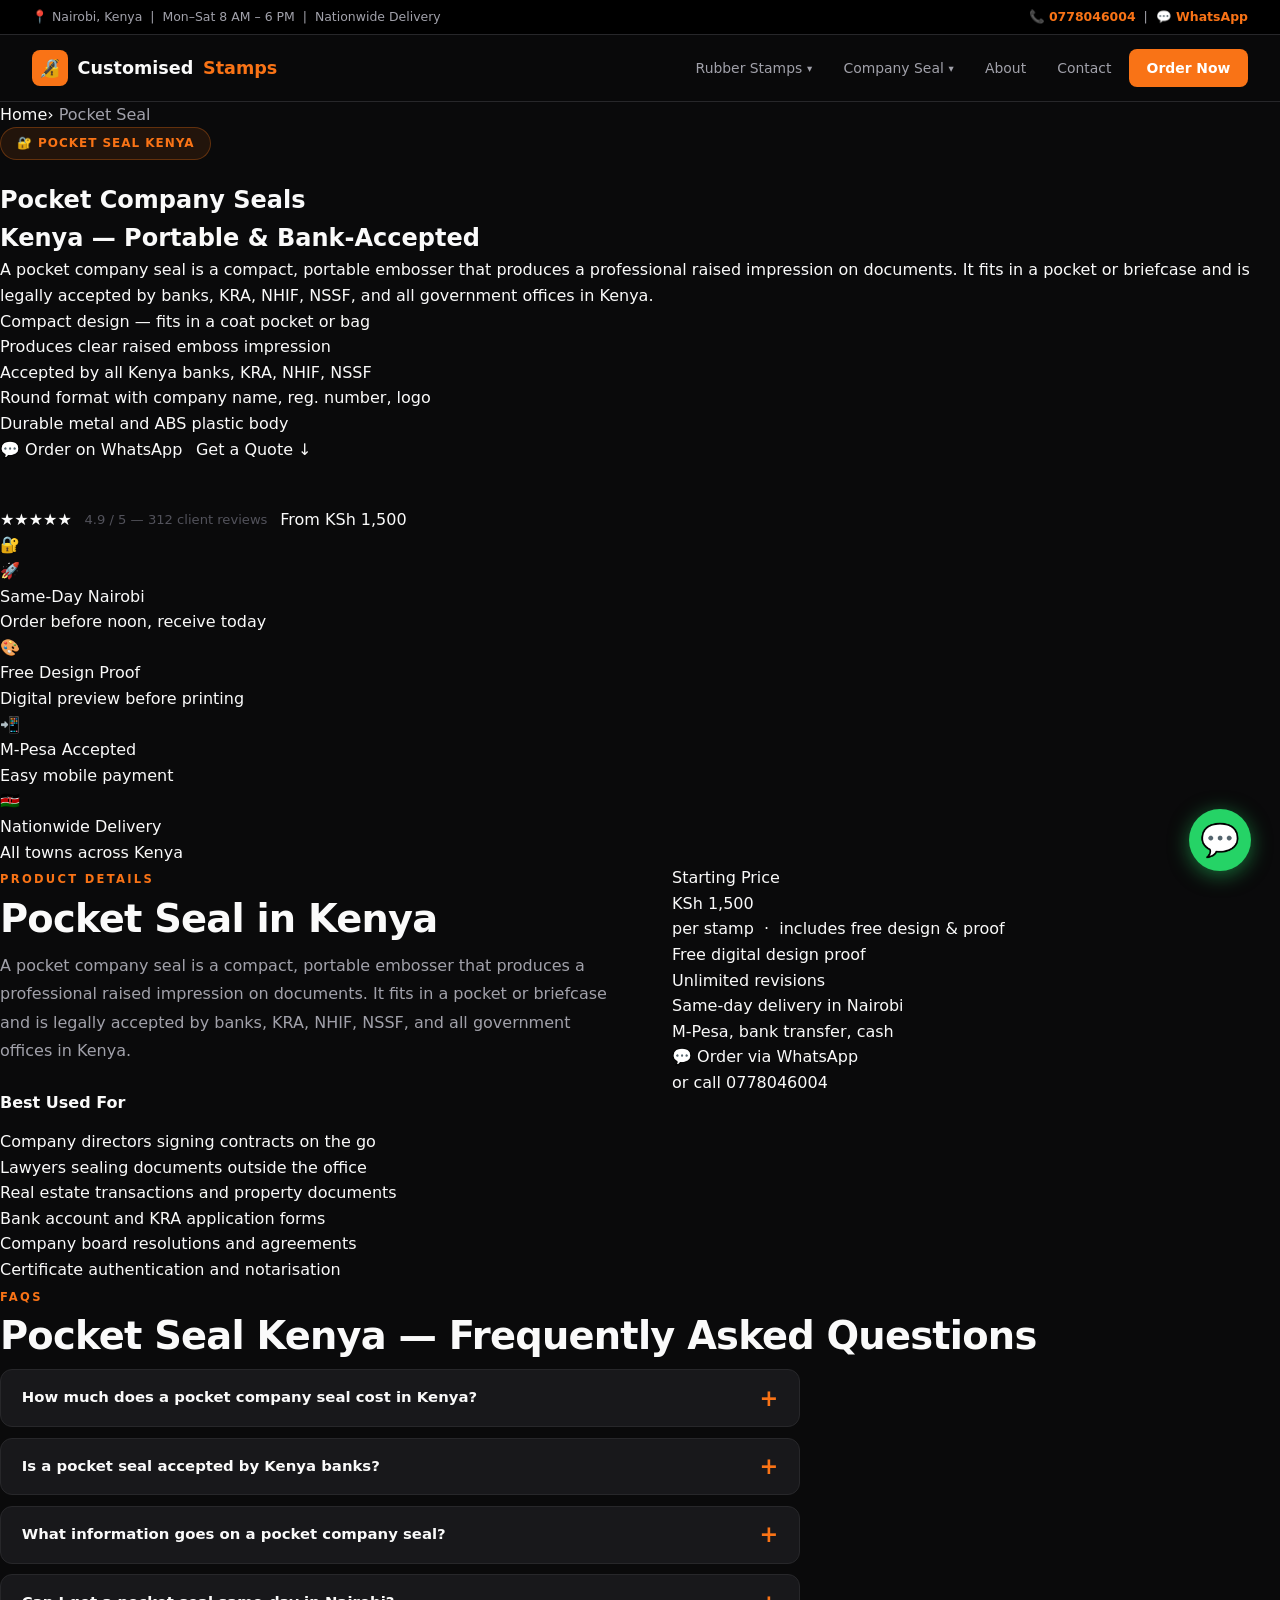
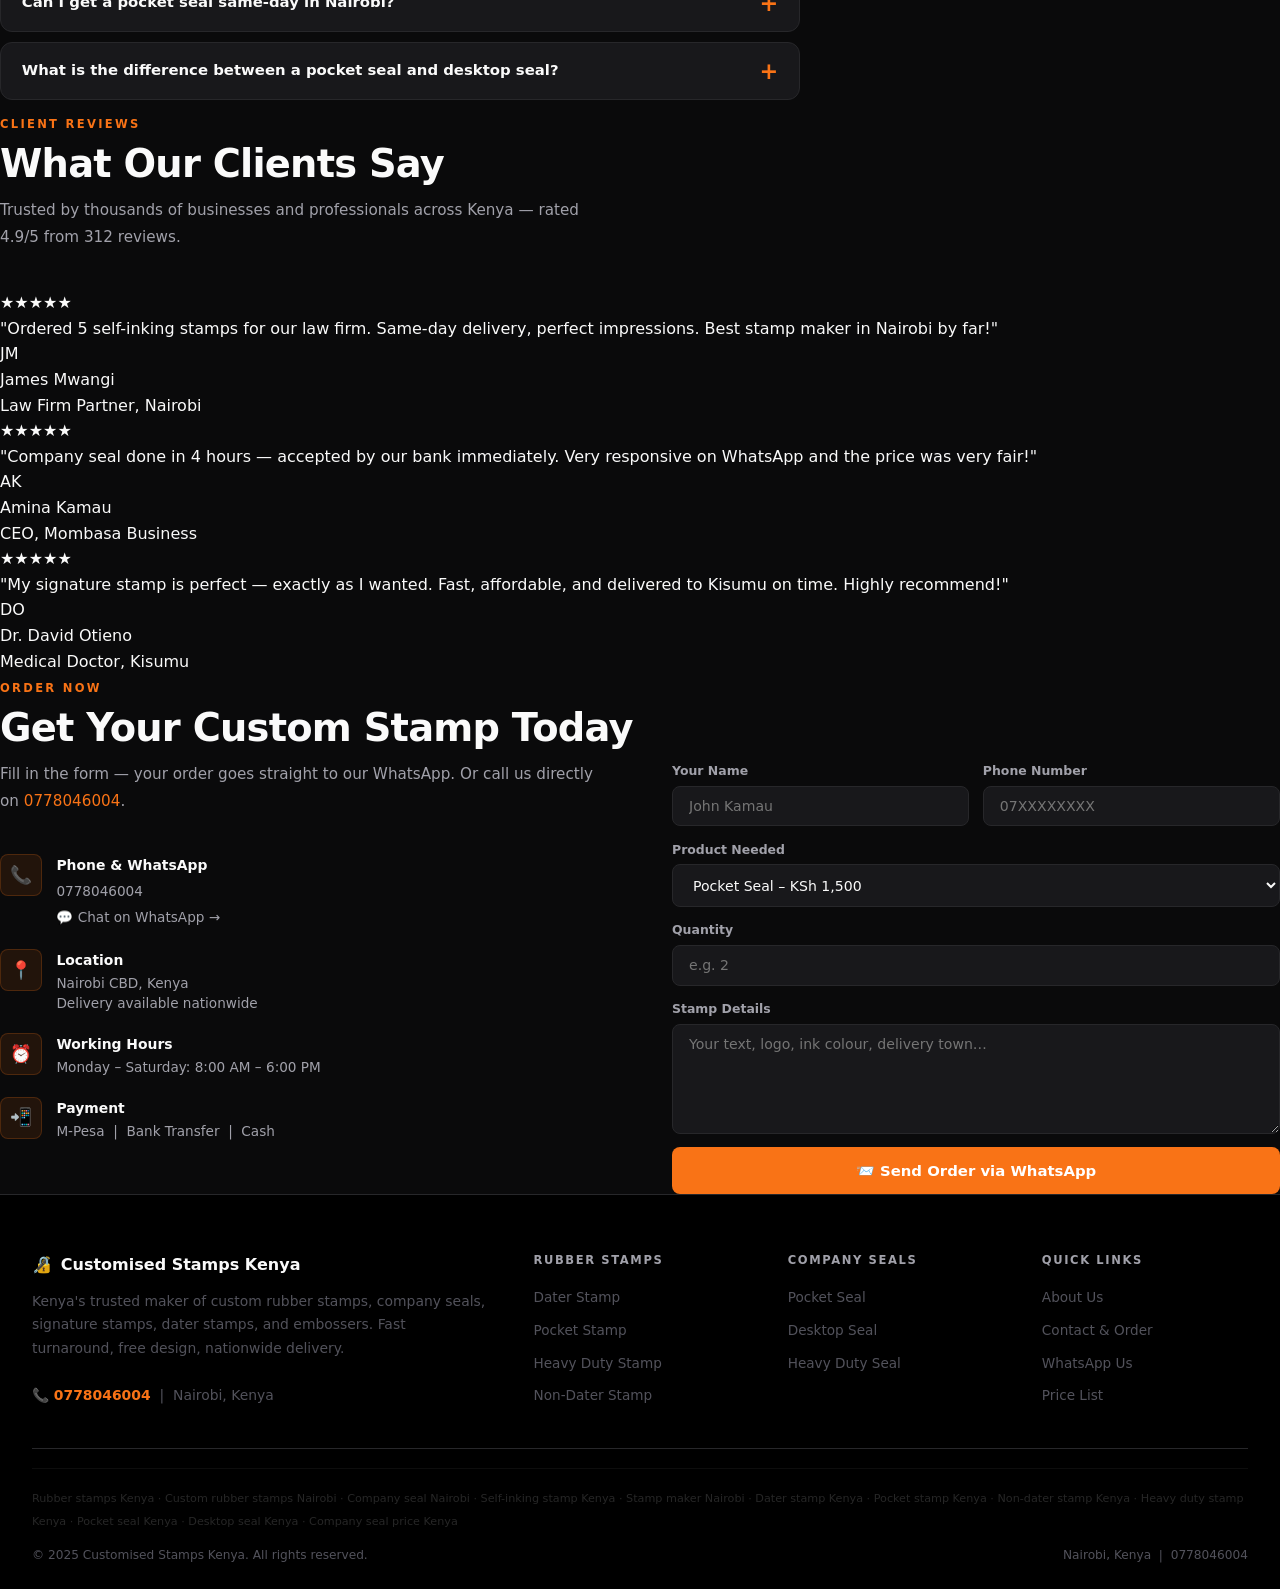
<file: pocket-seal.html>
<!DOCTYPE html>
<html lang="en-KE">
<head>
  <meta charset="UTF-8"/>
  <meta name="viewport" content="width=device-width,initial-scale=1"/>
  <meta http-equiv="X-UA-Compatible" content="IE=edge"/>
  <title>Pocket Company Seal Kenya | Portable Seal Nairobi from KSh 1,500 | Same-Day</title>
  <meta name="description" content="Order a portable pocket company seal in Nairobi Kenya from KSh 1,500. Accepted by all Kenya banks, KRA & government. Free design, same-day delivery. Call 0778046004."/>
  <meta name="keywords" content="pocket seal Kenya, portable company seal Nairobi, pocket company seal price Kenya, compact seal Kenya"/>
  <meta name="robots" content="index,follow,max-snippet:-1,max-image-preview:large"/>
  <meta name="author" content="Customised Stamps Kenya"/>
  <meta name="geo.region" content="KE-30"/>
  <meta name="geo.placename" content="Nairobi, Kenya"/>
  <meta name="geo.position" content="-1.286389;36.817223"/>
  <link rel="canonical" href="https://customisedstamps.co.ke/"/>
  <meta property="og:type" content="website"/>
  <meta property="og:locale" content="en_KE"/>
  <meta property="og:title" content="Pocket Company Seal Kenya | Portable Seal Nairobi from KSh 1,500 | Same-Day"/>
  <meta property="og:description" content="Order a portable pocket company seal in Nairobi Kenya from KSh 1,500. Accepted by all Kenya banks, KRA & government. Free design, same-day delivery. Call 0778046004."/>
  <meta property="og:site_name" content="Customised Stamps Kenya"/>
  <meta name="twitter:card" content="summary_large_image"/>
  <meta name="twitter:title" content="Pocket Company Seal Kenya | Portable Seal Nairobi from KSh 1,500 | Same-Day"/>
  <meta name="twitter:description" content="Order a portable pocket company seal in Nairobi Kenya from KSh 1,500. Accepted by all Kenya banks, KRA & government. Free design, same-day delivery. Call 0778046004."/>
  <!-- PERFORMANCE: preconnect fonts, DNS prefetch -->
  <link rel="preconnect" href="https://fonts.googleapis.com"/>
  <link rel="preconnect" href="https://fonts.gstatic.com" crossorigin/>
  <link rel="dns-prefetch" href="https://images.unsplash.com"/>
  <!-- Google Fonts — display=swap prevents render blocking -->
  <link href="https://fonts.googleapis.com/css2?family=Inter:wght@400;500;600;700;800;900&display=swap" rel="stylesheet"/>
  <!-- EXTERNAL CSS — cached by browser across all pages -->
  <link rel="stylesheet" href="style.css"/>
  <link rel="icon" type="image/svg+xml" href="data:image/svg+xml,<svg xmlns='http://www.w3.org/2000/svg' viewBox='0 0 100 100'><text y='.9em' font-size='90'>🔏</text></svg>"/>
  <script type="application/ld+json">[{
      "@context":"https://schema.org","@type":"LocalBusiness",
      "name":"Customised Stamps Kenya","telephone":"+254778046004",
      "address":{"@type":"PostalAddress","addressLocality":"Nairobi","addressCountry":"KE"},
      "url":"https://customisedstamps.co.ke","priceRange":"KSh 300–KSh 3,500",
      "areaServed":{"@type":"Country","name":"Kenya"}
    }]</script>
</head>
<body>
<div class="topbar" role="banner">
  <span>📍 Nairobi, Kenya &nbsp;|&nbsp; Mon–Sat 8 AM – 6 PM &nbsp;|&nbsp; Nationwide Delivery</span>
  <span>📞 <a href="tel:+254778046004">0778046004</a> &nbsp;|&nbsp;
        <a href="https://wa.me/254778046004?text=Hello%20Customised Stamps Kenya!" rel="noopener noreferrer">💬 WhatsApp</a></span>
</div>
<nav class="site-nav" role="navigation" aria-label="Main navigation">
  <div class="nav-inner">
    <a href="index.html" class="nav-logo" aria-label="Customised Stamps Kenya Home">
      <div class="nav-logo-icon" aria-hidden="true">🔏</div>
      Customised<span class="dot">Stamps</span>
    </a>
    <ul class="nav-links" role="list">
      <li class="">
        <button aria-haspopup="true" aria-expanded="false" aria-controls="dd-stamps">
          Rubber Stamps <span class="chevron" aria-hidden="true">▾</span>
        </button>
        <ul class="dropdown" id="dd-stamps" role="menu">
          <li><a href="dater-stamp.html" role="menuitem">
            <span class="d-icon" aria-hidden="true">📅</span>
            <span class="d-label">Dater Stamp<span class="d-sub">Self-inking with adjustable date</span></span>
          </a></li>
          <li><a href="pocket-stamp.html" role="menuitem">
            <span class="d-icon" aria-hidden="true">🖐️</span>
            <span class="d-label">Pocket Stamp<span class="d-sub">Portable & compact design</span></span>
          </a></li>
          <li><a href="heavy-duty-stamp.html" role="menuitem">
            <span class="d-icon" aria-hidden="true">💪</span>
            <span class="d-label">Heavy Duty Stamp<span class="d-sub">Built for high-volume use</span></span>
          </a></li>
          <li><a href="non-dater-stamp.html" role="menuitem">
            <span class="d-icon" aria-hidden="true">🔤</span>
            <span class="d-label">Non-Dater Stamp<span class="d-sub">Plain text self-inking stamp</span></span>
          </a></li>
        </ul>
      </li>
      <li class="active">
        <button aria-haspopup="true" aria-expanded="false" aria-controls="dd-seals">
          Company Seal <span class="chevron" aria-hidden="true">▾</span>
        </button>
        <ul class="dropdown" id="dd-seals" role="menu">
          <li><a href="pocket-seal.html" role="menuitem">
            <span class="d-icon" aria-hidden="true">🔐</span>
            <span class="d-label">Pocket Seal<span class="d-sub">Portable company seal</span></span>
          </a></li>
          <li><a href="desktop-seal.html" role="menuitem">
            <span class="d-icon" aria-hidden="true">🖥️</span>
            <span class="d-label">Desktop Seal<span class="d-sub">Office-grade embosser</span></span>
          </a></li>
          <li><a href="heavy-duty-seal.html" role="menuitem">
            <span class="d-icon" aria-hidden="true">🏛️</span>
            <span class="d-label">Heavy Duty Seal<span class="d-sub">Maximum durability seal</span></span>
          </a></li>
        </ul>
      </li>
      <li class="hide-mob "><a href="about.html">About</a></li>
      <li class=""><a href="contact.html">Contact</a></li>
      <li><a href="https://wa.me/254778046004?text=Hello!%20I'd%20like%20to%20order%20a%20stamp." class="nav-cta" rel="noopener noreferrer">Order Now</a></li>
    </ul>
  </div>
</nav>
<main id="main-content">

<article class="page-hero" aria-labelledby="ph1">
  <div class="page-hero-bg"></div>
  <div class="page-hero-inner">
    <div>
      <nav class="breadcrumb" aria-label="Breadcrumb">
  <a href="index.html">Home</a><span class="sep">›</span>
  <span style="color:var(--muted)">Pocket Seal</span>
</nav>
      <div class="hero-badge anim-1">🔐 Pocket Seal Kenya</div>
      <h1 id="ph1" class="anim-2">Pocket Company Seals<br><span class="accent">Kenya — Portable & Bank-Accepted</span></h1>
      <p class="page-hero-desc anim-3">A pocket company seal is a compact, portable embosser that produces a professional raised impression on documents. It fits in a pocket or briefcase and is legally accepted by banks, KRA, NHIF, NSSF, and all government offices in Kenya.</p>
      <div class="feat-list"><div class="feat-item">Compact design — fits in a coat pocket or bag</div><div class="feat-item">Produces clear raised emboss impression</div><div class="feat-item">Accepted by all Kenya banks, KRA, NHIF, NSSF</div><div class="feat-item">Round format with company name, reg. number, logo</div><div class="feat-item">Durable metal and ABS plastic body</div></div>
      <div class="hero-btns anim-4">
        <a href="https://wa.me/254778046004?text=Hello!%20I'd%20like%20to%20order%20a%20Pocket%20Seal." class="btn btn-primary" rel="noopener noreferrer">💬 Order on WhatsApp</a>
        <a href="#contact" class="btn btn-ghost">Get a Quote ↓</a>
      </div>
      <div class="anim-5" style="display:flex;align-items:center;gap:.8rem;flex-wrap:wrap">
        <span class="stars">★★★★★</span>
        <span style="font-size:.82rem;color:var(--subtle)">4.9 / 5 — 312 client reviews</span>
        <span class="tag tag-orange">From KSh 1,500</span>
      </div>
    </div>
    <div class="anim-6">
      <img class="page-hero-img"
        src="https://images.unsplash.com/photo-1568952433726-3896e3881c65?w=600&q=75&auto=format" alt="Pocket company seal Kenya — portable company seal accepted by banks Nairobi"
        width="600" height="340" loading="eager"
        onerror="this.outerHTML='<div class=\'page-hero-img-ph\'>🔐</div>'"/>
    </div>
  </div>
</article>

<div class="why-strip">
  <div class="why-grid">
    <div><div class="why-icon">🚀</div><div class="why-title">Same-Day Nairobi</div><div class="why-desc">Order before noon, receive today</div></div>
    <div><div class="why-icon">🎨</div><div class="why-title">Free Design Proof</div><div class="why-desc">Digital preview before printing</div></div>
    <div><div class="why-icon">📲</div><div class="why-title">M-Pesa Accepted</div><div class="why-desc">Easy mobile payment</div></div>
    <div><div class="why-icon">🇰🇪</div><div class="why-title">Nationwide Delivery</div><div class="why-desc">All towns across Kenya</div></div>
  </div>
</div>

<section>
  <div class="container" style="display:grid;grid-template-columns:1fr 1fr;gap:4rem;align-items:start">
    <div>
      <span class="sec-label">Product Details</span>
      <h2 class="sec-title">Pocket Seal in Kenya</h2>
      <p style="color:var(--muted);line-height:1.78;margin-bottom:1.5rem">A pocket company seal is a compact, portable embosser that produces a professional raised impression on documents. It fits in a pocket or briefcase and is legally accepted by banks, KRA, NHIF, NSSF, and all government offices in Kenya.</p>
      <h3 style="font-size:1rem;font-weight:700;margin-bottom:.85rem;color:var(--text)">Best Used For</h3>
      <div class="feat-list"><div class="feat-item">Company directors signing contracts on the go</div><div class="feat-item">Lawyers sealing documents outside the office</div><div class="feat-item">Real estate transactions and property documents</div><div class="feat-item">Bank account and KRA application forms</div><div class="feat-item">Company board resolutions and agreements</div><div class="feat-item">Certificate authentication and notarisation</div></div>
    </div>
    <div>
      <div class="price-card">
        <div class="price-card-label">Starting Price</div>
        <div class="price-card-amount">KSh 1,500</div>
        <div class="price-card-note">per stamp &nbsp;·&nbsp; includes free design &amp; proof</div>
        <div class="feat-list"><div class="feat-item">Free digital design proof</div><div class="feat-item">Unlimited revisions</div><div class="feat-item">Same-day delivery in Nairobi</div><div class="feat-item">M-Pesa, bank transfer, cash</div></div>
        <a href="https://wa.me/254778046004?text=Hello!%20I'd%20like%20to%20order%20a%20Pocket%20Seal." class="btn btn-primary btn-block" rel="noopener noreferrer">💬 Order via WhatsApp</a>
        <p class="price-center">or call <a href="tel:+254778046004">0778046004</a></p>
      </div>
    </div>
  </div>
</section>

<section class="bg-2" id="faq">
  <div class="container">
    <span class="sec-label">FAQs</span>
    <h2 class="sec-title">Pocket Seal Kenya — Frequently Asked Questions</h2>
    <div class="faq-wrap"><details><summary>How much does a pocket company seal cost in Kenya?</summary><div class="faq-ans">A pocket company seal costs from <strong>KSh 1,500</strong> at Customised Stamps Kenya, including free design and same-day production in Nairobi.</div></details><details><summary>Is a pocket seal accepted by Kenya banks?</summary><div class="faq-ans">Yes. Our pocket seals are accepted by all major banks — Equity, KCB, Co-operative, Stanbic, NCBA, Absa — and by KRA, NHIF, NSSF, and government institutions.</div></details><details><summary>What information goes on a pocket company seal?</summary><div class="faq-ans">Company name, registration number, country of registration (Kenya), and optionally a company logo — designed to the correct legal format.</div></details><details><summary>Can I get a pocket seal same-day in Nairobi?</summary><div class="faq-ans">Yes. Pocket seals are produced within hours and can be delivered same-day within Nairobi for orders placed before noon.</div></details><details><summary>What is the difference between a pocket seal and desktop seal?</summary><div class="faq-ans">A pocket seal is compact and portable. A desktop seal is a larger, heavier embosser designed for frequent use at a fixed desk.</div></details></div>
  </div>
</section>

<section class="bg-2">
  <div class="container">
    <span class="sec-label">Client Reviews</span>
    <h2 class="sec-title">What Our Clients Say</h2>
    <p class="sec-desc">Trusted by thousands of businesses and professionals across Kenya — rated 4.9/5 from 312 reviews.</p>
    <div class="reviews-grid">
      <article class="review-card" itemscope itemtype="https://schema.org/Review">
        <div class="stars" aria-label="5 stars">★★★★★</div>
        <p class="review-text" itemprop="reviewBody">"Ordered 5 self-inking stamps for our law firm. Same-day delivery, perfect impressions. Best stamp maker in Nairobi by far!"</p>
        <div class="reviewer"><div class="reviewer-av" aria-hidden="true">JM</div><div>
          <div class="reviewer-name" itemprop="author">James Mwangi</div>
          <div class="reviewer-role">Law Firm Partner, Nairobi</div>
        </div></div>
      </article>
      <article class="review-card" itemscope itemtype="https://schema.org/Review">
        <div class="stars" aria-label="5 stars">★★★★★</div>
        <p class="review-text" itemprop="reviewBody">"Company seal done in 4 hours — accepted by our bank immediately. Very responsive on WhatsApp and the price was very fair!"</p>
        <div class="reviewer"><div class="reviewer-av" aria-hidden="true">AK</div><div>
          <div class="reviewer-name" itemprop="author">Amina Kamau</div>
          <div class="reviewer-role">CEO, Mombasa Business</div>
        </div></div>
      </article>
      <article class="review-card" itemscope itemtype="https://schema.org/Review">
        <div class="stars" aria-label="5 stars">★★★★★</div>
        <p class="review-text" itemprop="reviewBody">"My signature stamp is perfect — exactly as I wanted. Fast, affordable, and delivered to Kisumu on time. Highly recommend!"</p>
        <div class="reviewer"><div class="reviewer-av" aria-hidden="true">DO</div><div>
          <div class="reviewer-name" itemprop="author">Dr. David Otieno</div>
          <div class="reviewer-role">Medical Doctor, Kisumu</div>
        </div></div>
      </article>
    </div>
  </div>
</section>
<section id="contact">
  <div class="container">
    <span class="sec-label">Order Now</span>
    <h2 class="sec-title">Get Your Custom Stamp Today</h2>
    <div class="contact-grid">
      <div>
        <p class="sec-desc">Fill in the form — your order goes straight to our WhatsApp. Or call us directly on <a href="tel:+254778046004" style="color:var(--accent)">0778046004</a>.</p>
        <div class="cinfo-list">
          <div class="cinfo-item"><div class="cinfo-icon">📞</div><div>
            <h4>Phone &amp; WhatsApp</h4>
            <a href="tel:+254778046004">0778046004</a><br>
            <a href="https://wa.me/254778046004" rel="noopener noreferrer">💬 Chat on WhatsApp →</a>
          </div></div>
          <div class="cinfo-item"><div class="cinfo-icon">📍</div><div>
            <h4>Location</h4><p>Nairobi CBD, Kenya<br>Delivery available nationwide</p>
          </div></div>
          <div class="cinfo-item"><div class="cinfo-icon">⏰</div><div>
            <h4>Working Hours</h4>
            <p><time datetime="Mo-Sa 08:00-18:00">Monday – Saturday: 8:00 AM – 6:00 PM</time></p>
          </div></div>
          <div class="cinfo-item"><div class="cinfo-icon">📲</div><div>
            <h4>Payment</h4><p>M-Pesa &nbsp;|&nbsp; Bank Transfer &nbsp;|&nbsp; Cash</p>
          </div></div>
        </div>
      </div>
      <div>
        <form class="cform" onsubmit="sendWA();return false;" aria-label="Stamp order form">
          <div class="frow">
            <div class="fld"><label for="fn">Your Name</label>
              <input type="text" id="fn" placeholder="John Kamau" autocomplete="name" required/></div>
            <div class="fld"><label for="fp">Phone Number</label>
              <input type="tel" id="fp" placeholder="07XXXXXXXX" autocomplete="tel"/></div>
          </div>
          <div class="fld"><label for="ft">Product Needed</label>
            <select id="ft"><option value="">Select product…</option><option>Self-Inking Stamp (Small – KSh 800)</option>
<option>Self-Inking Stamp (Medium – KSh 1,000)</option>
<option>Self-Inking Stamp (Large – KSh 1,500)</option>
<option>Dater Stamp – KSh 1,500</option>
<option>Pocket Stamp – KSh 800</option>
<option>Heavy Duty Stamp – KSh 2,000</option>
<option>Non-Dater Stamp – KSh 800</option>
<option  selected>Pocket Seal – KSh 1,500</option>
<option>Desktop Seal – KSh 1,200</option>
<option>Heavy Duty Seal – KSh 2,000</option>
<option>Embosser / Notary Seal – KSh 3,000</option>
<option>Ink Pad Replacement – KSh 300</option>
<option>Other</option></select></div>
          <div class="fld"><label for="fq">Quantity</label>
            <input type="number" id="fq" placeholder="e.g. 2" min="1"/></div>
          <div class="fld"><label for="fm">Stamp Details</label>
            <textarea id="fm" placeholder="Your text, logo, ink colour, delivery town…"></textarea></div>
          <button type="submit" class="btn-submit">📨 Send Order via WhatsApp</button>
        </form>
      </div>
    </div>
  </div>
</section>
</main>
<footer role="contentinfo">
  <div class="footer-inner">
    <div class="footer-grid">
      <div class="footer-brand">
        <div class="footer-logo"><span>🔏</span>Customised Stamps Kenya</div>
        Kenya's trusted maker of custom rubber stamps, company seals, signature stamps,
        dater stamps, and embossers. Fast turnaround, free design, nationwide delivery.
        <br><br>
        <a href="tel:+254778046004" style="color:var(--accent);font-weight:700">📞 0778046004</a>
        &nbsp;|&nbsp; Nairobi, Kenya
      </div>
      <div class="footer-col">
        <h5>Rubber Stamps</h5>
        <ul>
          <li><a href="dater-stamp.html">Dater Stamp</a></li>
          <li><a href="pocket-stamp.html">Pocket Stamp</a></li>
          <li><a href="heavy-duty-stamp.html">Heavy Duty Stamp</a></li>
          <li><a href="non-dater-stamp.html">Non-Dater Stamp</a></li>
        </ul>
      </div>
      <div class="footer-col">
        <h5>Company Seals</h5>
        <ul>
          <li><a href="pocket-seal.html">Pocket Seal</a></li>
          <li><a href="desktop-seal.html">Desktop Seal</a></li>
          <li><a href="heavy-duty-seal.html">Heavy Duty Seal</a></li>
        </ul>
      </div>
      <div class="footer-col">
        <h5>Quick Links</h5>
        <ul>
          <li><a href="about.html">About Us</a></li>
          <li><a href="contact.html">Contact &amp; Order</a></li>
          <li><a href="https://wa.me/254778046004" rel="noopener noreferrer">WhatsApp Us</a></li>
          <li><a href="index.html#pricing">Price List</a></li>
        </ul>
      </div>
    </div>
    <div class="footer-sep"></div>
    <div class="footer-kw" aria-hidden="true">
      Rubber stamps Kenya · Custom rubber stamps Nairobi · Company seal Nairobi ·
      Self-inking stamp Kenya · Stamp maker Nairobi · Dater stamp Kenya ·
      Pocket stamp Kenya · Non-dater stamp Kenya · Heavy duty stamp Kenya ·
      Pocket seal Kenya · Desktop seal Kenya · Company seal price Kenya
    </div>
    <div class="footer-bottom" style="margin-top:.8rem">
      <span>© 2025 Customised Stamps Kenya. All rights reserved.</span>
      <span>Nairobi, Kenya &nbsp;|&nbsp; <a href="tel:+254778046004">0778046004</a></span>
    </div>
  </div>
</footer>
<a href="https://wa.me/254778046004?text=Hello%20Customised Stamps Kenya!%20I'd%20like%20to%20order." class="wa-float" rel="noopener noreferrer" aria-label="WhatsApp us">💬</a>
<script>
function sendWA(){
  var n=(document.getElementById('fn')||{}).value||'Customer';
  var p=(document.getElementById('fp')||{}).value||'';
  var t=(document.getElementById('ft')||{}).value||'Not specified';
  var q=(document.getElementById('fq')||{}).value||'1';
  var m=(document.getElementById('fm')||{}).value||'';
  var txt=encodeURIComponent('Hello Customised Stamps Kenya!\n\nName: '+n+'\nPhone: '+p+'\nProduct: '+t+'\nQty: '+q+'\nDetails: '+m);
  window.open('https://wa.me/254778046004?text='+txt,'_blank');
}
/* smooth scroll */
document.querySelectorAll('a[href^="#"]').forEach(function(a){
  a.addEventListener('click',function(e){
    var t=document.querySelector(this.getAttribute('href'));
    if(t){e.preventDefault();t.scrollIntoView({behavior:'smooth',block:'start'})}
  });
});
</script>
</body>
</html>
</file>
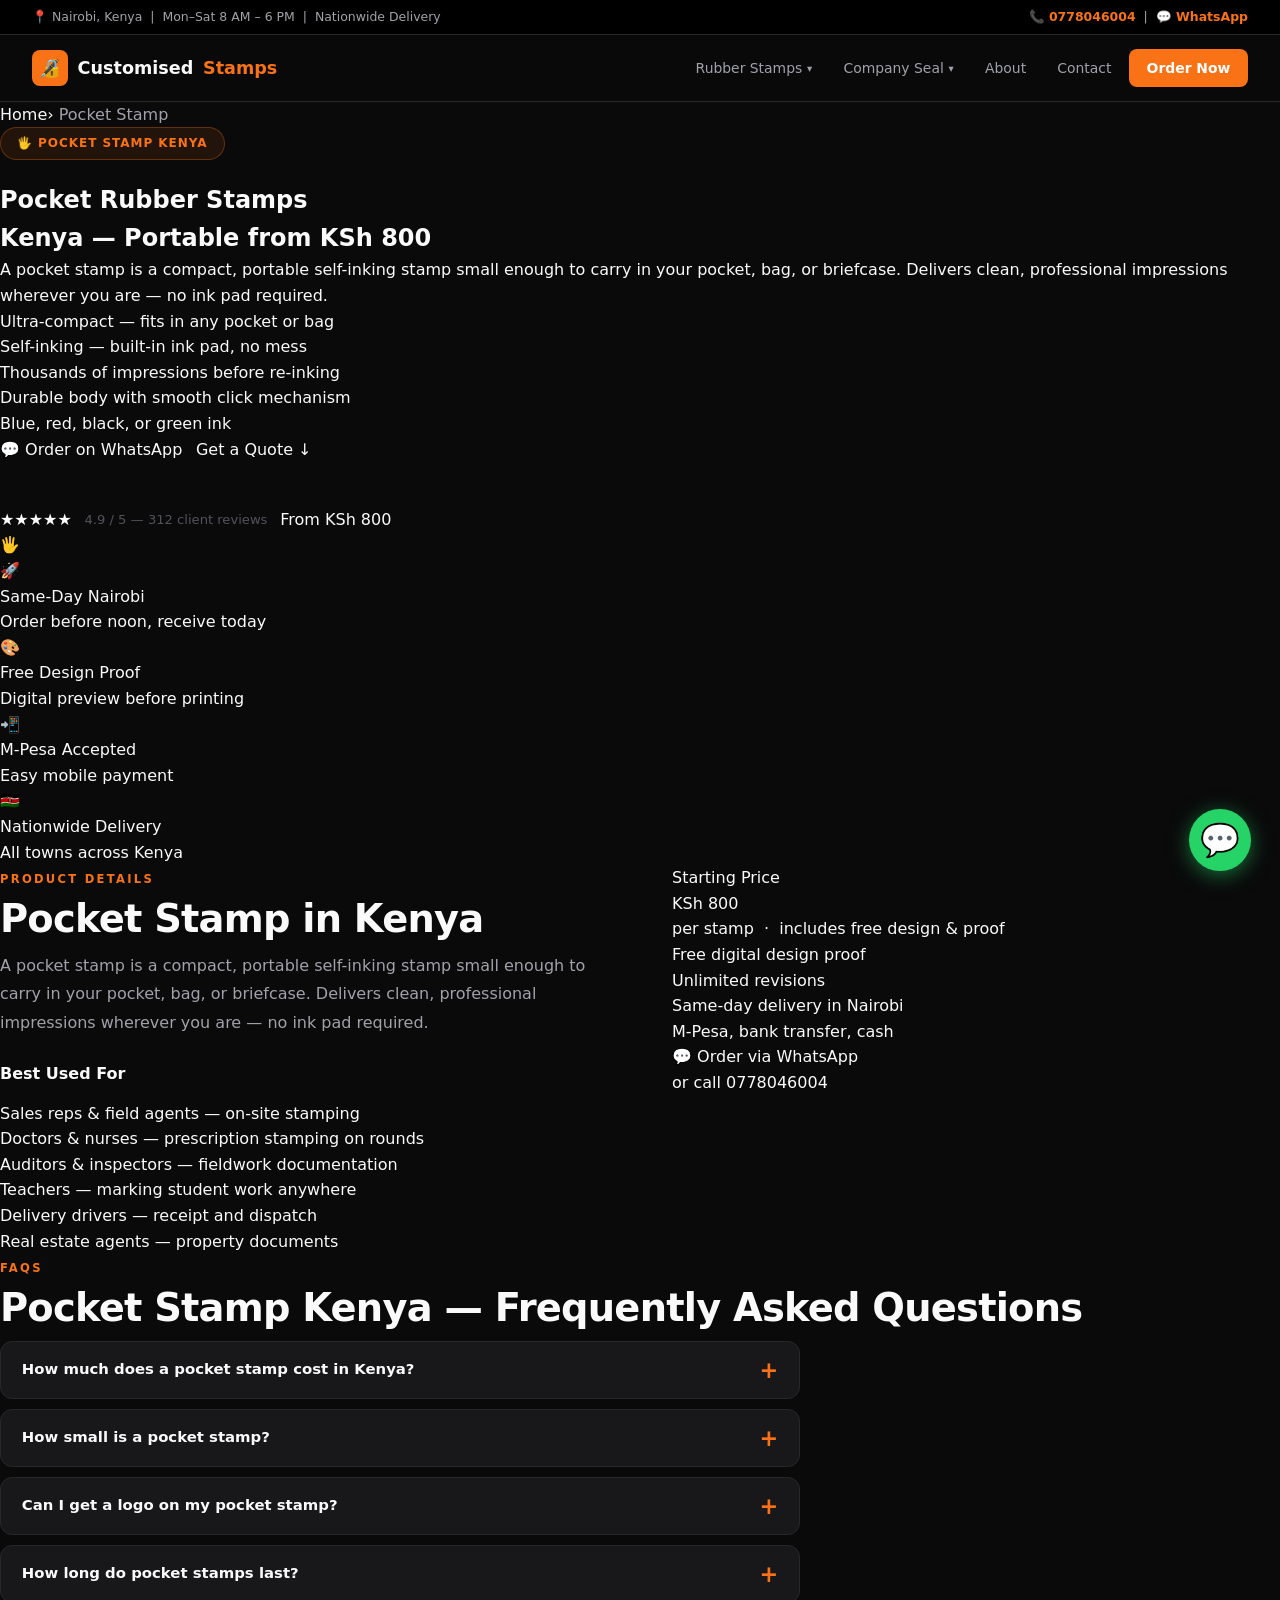
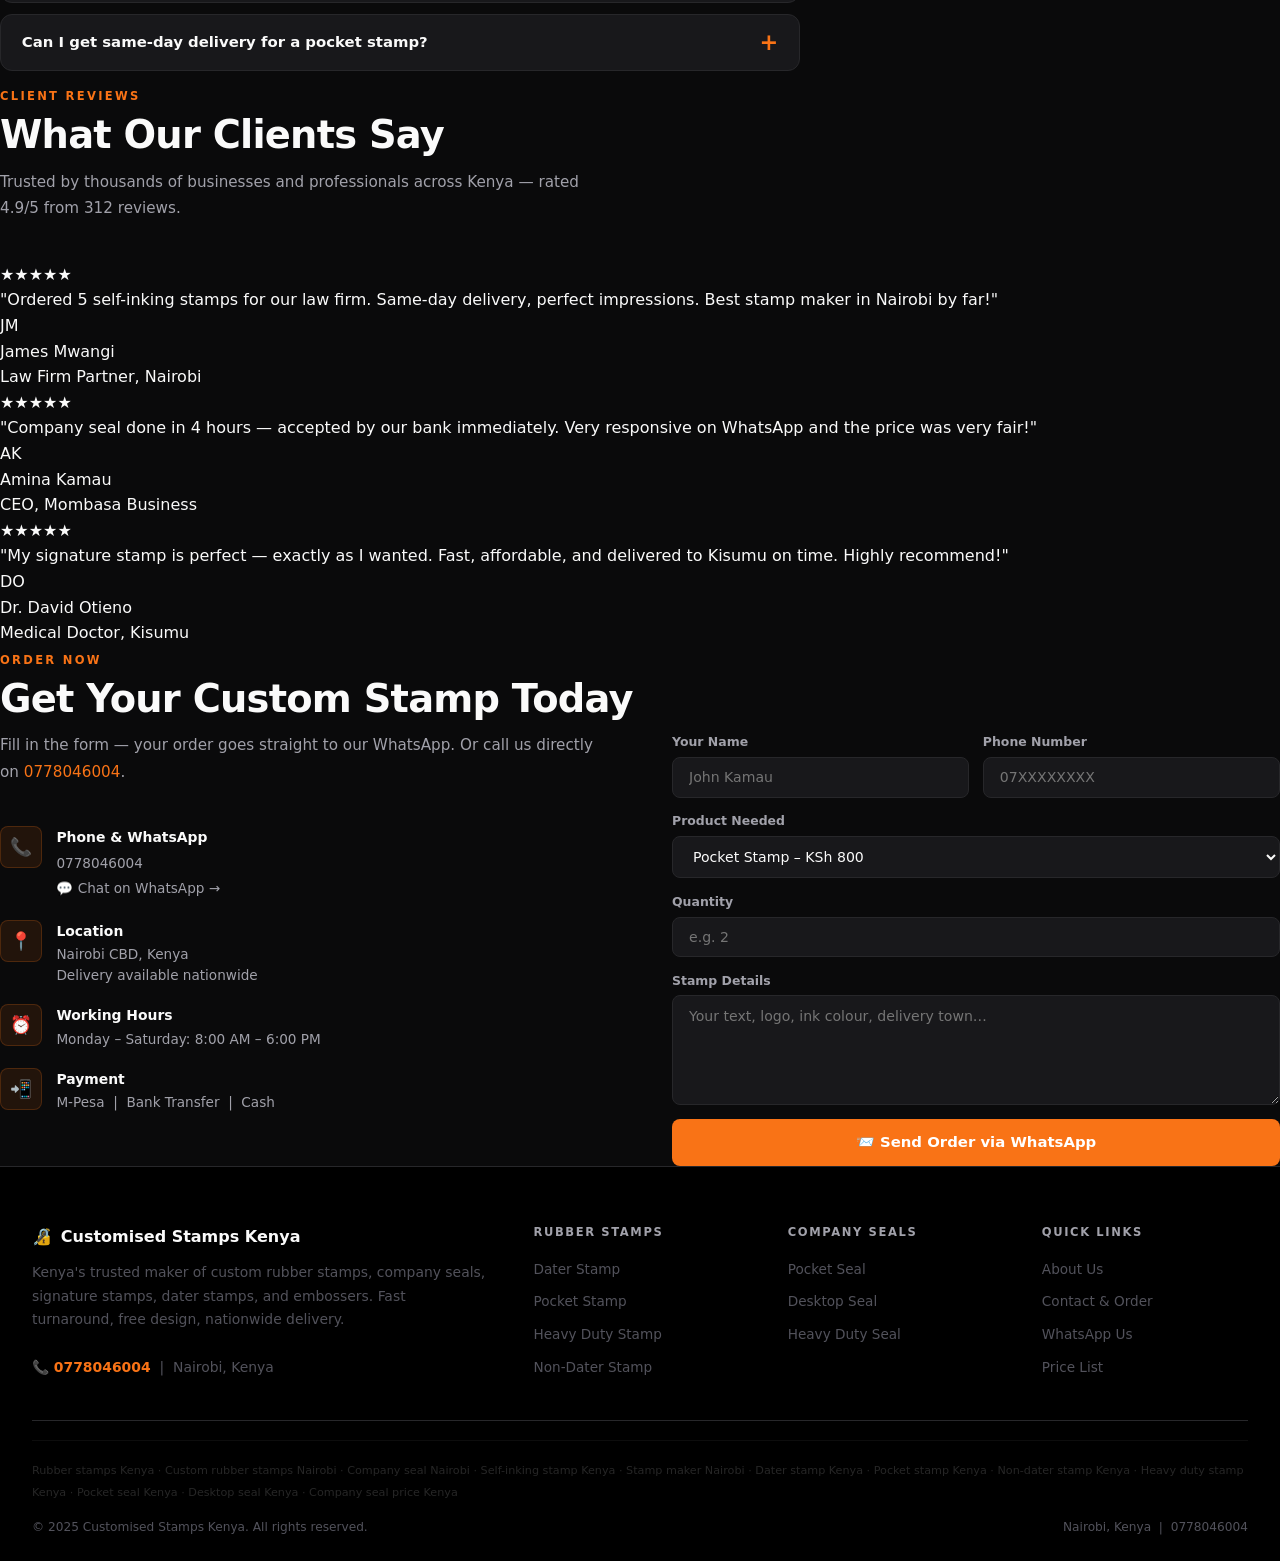
<file: pocket-stamp.html>
<!DOCTYPE html>
<html lang="en-KE">
<head>
  <meta charset="UTF-8"/>
  <meta name="viewport" content="width=device-width,initial-scale=1"/>
  <meta http-equiv="X-UA-Compatible" content="IE=edge"/>
  <title>Pocket Stamp Kenya | Portable Rubber Stamp Nairobi from KSh 800 | Same-Day</title>
  <meta name="description" content="Order a custom pocket stamp in Nairobi Kenya from KSh 800. Compact portable self-inking stamp for field use. Free design. Same-day delivery. Call 0778046004."/>
  <meta name="keywords" content="pocket stamp Kenya, portable rubber stamp Nairobi, pocket stamp price Kenya, compact stamp Kenya"/>
  <meta name="robots" content="index,follow,max-snippet:-1,max-image-preview:large"/>
  <meta name="author" content="Customised Stamps Kenya"/>
  <meta name="geo.region" content="KE-30"/>
  <meta name="geo.placename" content="Nairobi, Kenya"/>
  <meta name="geo.position" content="-1.286389;36.817223"/>
  <link rel="canonical" href="https://customisedstamps.co.ke/"/>
  <meta property="og:type" content="website"/>
  <meta property="og:locale" content="en_KE"/>
  <meta property="og:title" content="Pocket Stamp Kenya | Portable Rubber Stamp Nairobi from KSh 800 | Same-Day"/>
  <meta property="og:description" content="Order a custom pocket stamp in Nairobi Kenya from KSh 800. Compact portable self-inking stamp for field use. Free design. Same-day delivery. Call 0778046004."/>
  <meta property="og:site_name" content="Customised Stamps Kenya"/>
  <meta name="twitter:card" content="summary_large_image"/>
  <meta name="twitter:title" content="Pocket Stamp Kenya | Portable Rubber Stamp Nairobi from KSh 800 | Same-Day"/>
  <meta name="twitter:description" content="Order a custom pocket stamp in Nairobi Kenya from KSh 800. Compact portable self-inking stamp for field use. Free design. Same-day delivery. Call 0778046004."/>
  <!-- PERFORMANCE: preconnect fonts, DNS prefetch -->
  <link rel="preconnect" href="https://fonts.googleapis.com"/>
  <link rel="preconnect" href="https://fonts.gstatic.com" crossorigin/>
  <link rel="dns-prefetch" href="https://images.unsplash.com"/>
  <!-- Google Fonts — display=swap prevents render blocking -->
  <link href="https://fonts.googleapis.com/css2?family=Inter:wght@400;500;600;700;800;900&display=swap" rel="stylesheet"/>
  <!-- EXTERNAL CSS — cached by browser across all pages -->
  <link rel="stylesheet" href="style.css"/>
  <link rel="icon" type="image/svg+xml" href="data:image/svg+xml,<svg xmlns='http://www.w3.org/2000/svg' viewBox='0 0 100 100'><text y='.9em' font-size='90'>🔏</text></svg>"/>
  <script type="application/ld+json">[{
      "@context":"https://schema.org","@type":"LocalBusiness",
      "name":"Customised Stamps Kenya","telephone":"+254778046004",
      "address":{"@type":"PostalAddress","addressLocality":"Nairobi","addressCountry":"KE"},
      "url":"https://customisedstamps.co.ke","priceRange":"KSh 300–KSh 3,500",
      "areaServed":{"@type":"Country","name":"Kenya"}
    }]</script>
</head>
<body>
<div class="topbar" role="banner">
  <span>📍 Nairobi, Kenya &nbsp;|&nbsp; Mon–Sat 8 AM – 6 PM &nbsp;|&nbsp; Nationwide Delivery</span>
  <span>📞 <a href="tel:+254778046004">0778046004</a> &nbsp;|&nbsp;
        <a href="https://wa.me/254778046004?text=Hello%20Customised Stamps Kenya!" rel="noopener noreferrer">💬 WhatsApp</a></span>
</div>
<nav class="site-nav" role="navigation" aria-label="Main navigation">
  <div class="nav-inner">
    <a href="index.html" class="nav-logo" aria-label="Customised Stamps Kenya Home">
      <div class="nav-logo-icon" aria-hidden="true">🔏</div>
      Customised<span class="dot">Stamps</span>
    </a>
    <ul class="nav-links" role="list">
      <li class="active">
        <button aria-haspopup="true" aria-expanded="false" aria-controls="dd-stamps">
          Rubber Stamps <span class="chevron" aria-hidden="true">▾</span>
        </button>
        <ul class="dropdown" id="dd-stamps" role="menu">
          <li><a href="dater-stamp.html" role="menuitem">
            <span class="d-icon" aria-hidden="true">📅</span>
            <span class="d-label">Dater Stamp<span class="d-sub">Self-inking with adjustable date</span></span>
          </a></li>
          <li><a href="pocket-stamp.html" role="menuitem">
            <span class="d-icon" aria-hidden="true">🖐️</span>
            <span class="d-label">Pocket Stamp<span class="d-sub">Portable & compact design</span></span>
          </a></li>
          <li><a href="heavy-duty-stamp.html" role="menuitem">
            <span class="d-icon" aria-hidden="true">💪</span>
            <span class="d-label">Heavy Duty Stamp<span class="d-sub">Built for high-volume use</span></span>
          </a></li>
          <li><a href="non-dater-stamp.html" role="menuitem">
            <span class="d-icon" aria-hidden="true">🔤</span>
            <span class="d-label">Non-Dater Stamp<span class="d-sub">Plain text self-inking stamp</span></span>
          </a></li>
        </ul>
      </li>
      <li class="">
        <button aria-haspopup="true" aria-expanded="false" aria-controls="dd-seals">
          Company Seal <span class="chevron" aria-hidden="true">▾</span>
        </button>
        <ul class="dropdown" id="dd-seals" role="menu">
          <li><a href="pocket-seal.html" role="menuitem">
            <span class="d-icon" aria-hidden="true">🔐</span>
            <span class="d-label">Pocket Seal<span class="d-sub">Portable company seal</span></span>
          </a></li>
          <li><a href="desktop-seal.html" role="menuitem">
            <span class="d-icon" aria-hidden="true">🖥️</span>
            <span class="d-label">Desktop Seal<span class="d-sub">Office-grade embosser</span></span>
          </a></li>
          <li><a href="heavy-duty-seal.html" role="menuitem">
            <span class="d-icon" aria-hidden="true">🏛️</span>
            <span class="d-label">Heavy Duty Seal<span class="d-sub">Maximum durability seal</span></span>
          </a></li>
        </ul>
      </li>
      <li class="hide-mob "><a href="about.html">About</a></li>
      <li class=""><a href="contact.html">Contact</a></li>
      <li><a href="https://wa.me/254778046004?text=Hello!%20I'd%20like%20to%20order%20a%20stamp." class="nav-cta" rel="noopener noreferrer">Order Now</a></li>
    </ul>
  </div>
</nav>
<main id="main-content">

<article class="page-hero" aria-labelledby="ph1">
  <div class="page-hero-bg"></div>
  <div class="page-hero-inner">
    <div>
      <nav class="breadcrumb" aria-label="Breadcrumb">
  <a href="index.html">Home</a><span class="sep">›</span>
  <span style="color:var(--muted)">Pocket Stamp</span>
</nav>
      <div class="hero-badge anim-1">🖐️ Pocket Stamp Kenya</div>
      <h1 id="ph1" class="anim-2">Pocket Rubber Stamps<br><span class="accent">Kenya — Portable from KSh 800</span></h1>
      <p class="page-hero-desc anim-3">A pocket stamp is a compact, portable self-inking stamp small enough to carry in your pocket, bag, or briefcase. Delivers clean, professional impressions wherever you are — no ink pad required.</p>
      <div class="feat-list"><div class="feat-item">Ultra-compact — fits in any pocket or bag</div><div class="feat-item">Self-inking — built-in ink pad, no mess</div><div class="feat-item">Thousands of impressions before re-inking</div><div class="feat-item">Durable body with smooth click mechanism</div><div class="feat-item">Blue, red, black, or green ink</div></div>
      <div class="hero-btns anim-4">
        <a href="https://wa.me/254778046004?text=Hello!%20I'd%20like%20to%20order%20a%20Pocket%20Stamp." class="btn btn-primary" rel="noopener noreferrer">💬 Order on WhatsApp</a>
        <a href="#contact" class="btn btn-ghost">Get a Quote ↓</a>
      </div>
      <div class="anim-5" style="display:flex;align-items:center;gap:.8rem;flex-wrap:wrap">
        <span class="stars">★★★★★</span>
        <span style="font-size:.82rem;color:var(--subtle)">4.9 / 5 — 312 client reviews</span>
        <span class="tag tag-orange">From KSh 800</span>
      </div>
    </div>
    <div class="anim-6">
      <img class="page-hero-img"
        src="https://images.unsplash.com/photo-1586953208448-b95a79798f07?w=600&q=75&auto=format" alt="Pocket stamp Kenya — compact portable self-inking stamp Nairobi"
        width="600" height="340" loading="eager"
        onerror="this.outerHTML='<div class=\'page-hero-img-ph\'>🖐️</div>'"/>
    </div>
  </div>
</article>

<div class="why-strip">
  <div class="why-grid">
    <div><div class="why-icon">🚀</div><div class="why-title">Same-Day Nairobi</div><div class="why-desc">Order before noon, receive today</div></div>
    <div><div class="why-icon">🎨</div><div class="why-title">Free Design Proof</div><div class="why-desc">Digital preview before printing</div></div>
    <div><div class="why-icon">📲</div><div class="why-title">M-Pesa Accepted</div><div class="why-desc">Easy mobile payment</div></div>
    <div><div class="why-icon">🇰🇪</div><div class="why-title">Nationwide Delivery</div><div class="why-desc">All towns across Kenya</div></div>
  </div>
</div>

<section>
  <div class="container" style="display:grid;grid-template-columns:1fr 1fr;gap:4rem;align-items:start">
    <div>
      <span class="sec-label">Product Details</span>
      <h2 class="sec-title">Pocket Stamp in Kenya</h2>
      <p style="color:var(--muted);line-height:1.78;margin-bottom:1.5rem">A pocket stamp is a compact, portable self-inking stamp small enough to carry in your pocket, bag, or briefcase. Delivers clean, professional impressions wherever you are — no ink pad required.</p>
      <h3 style="font-size:1rem;font-weight:700;margin-bottom:.85rem;color:var(--text)">Best Used For</h3>
      <div class="feat-list"><div class="feat-item">Sales reps & field agents — on-site stamping</div><div class="feat-item">Doctors & nurses — prescription stamping on rounds</div><div class="feat-item">Auditors & inspectors — fieldwork documentation</div><div class="feat-item">Teachers — marking student work anywhere</div><div class="feat-item">Delivery drivers — receipt and dispatch</div><div class="feat-item">Real estate agents — property documents</div></div>
    </div>
    <div>
      <div class="price-card">
        <div class="price-card-label">Starting Price</div>
        <div class="price-card-amount">KSh 800</div>
        <div class="price-card-note">per stamp &nbsp;·&nbsp; includes free design &amp; proof</div>
        <div class="feat-list"><div class="feat-item">Free digital design proof</div><div class="feat-item">Unlimited revisions</div><div class="feat-item">Same-day delivery in Nairobi</div><div class="feat-item">M-Pesa, bank transfer, cash</div></div>
        <a href="https://wa.me/254778046004?text=Hello!%20I'd%20like%20to%20order%20a%20Pocket%20Stamp." class="btn btn-primary btn-block" rel="noopener noreferrer">💬 Order via WhatsApp</a>
        <p class="price-center">or call <a href="tel:+254778046004">0778046004</a></p>
      </div>
    </div>
  </div>
</section>

<section class="bg-2" id="faq">
  <div class="container">
    <span class="sec-label">FAQs</span>
    <h2 class="sec-title">Pocket Stamp Kenya — Frequently Asked Questions</h2>
    <div class="faq-wrap"><details><summary>How much does a pocket stamp cost in Kenya?</summary><div class="faq-ans">Pocket stamps start from <strong>KSh 800</strong> at Customised Stamps Kenya, including free design and same-day production in Nairobi.</div></details><details><summary>How small is a pocket stamp?</summary><div class="faq-ans">Typically 38×14mm to 47×18mm — small enough for a shirt pocket while still giving a clear, professional impression.</div></details><details><summary>Can I get a logo on my pocket stamp?</summary><div class="faq-ans">Yes. Include company name, logo, address, and phone number. Send your logo on WhatsApp and we'll include it in the free proof.</div></details><details><summary>How long do pocket stamps last?</summary><div class="faq-ans">Thousands of impressions. When ink fades, replace the pad for KSh 300 or send it back to us for re-inking.</div></details><details><summary>Can I get same-day delivery for a pocket stamp?</summary><div class="faq-ans">Yes. Pocket stamps are usually produced and delivered same-day within Nairobi for orders placed before noon.</div></details></div>
  </div>
</section>

<section class="bg-2">
  <div class="container">
    <span class="sec-label">Client Reviews</span>
    <h2 class="sec-title">What Our Clients Say</h2>
    <p class="sec-desc">Trusted by thousands of businesses and professionals across Kenya — rated 4.9/5 from 312 reviews.</p>
    <div class="reviews-grid">
      <article class="review-card" itemscope itemtype="https://schema.org/Review">
        <div class="stars" aria-label="5 stars">★★★★★</div>
        <p class="review-text" itemprop="reviewBody">"Ordered 5 self-inking stamps for our law firm. Same-day delivery, perfect impressions. Best stamp maker in Nairobi by far!"</p>
        <div class="reviewer"><div class="reviewer-av" aria-hidden="true">JM</div><div>
          <div class="reviewer-name" itemprop="author">James Mwangi</div>
          <div class="reviewer-role">Law Firm Partner, Nairobi</div>
        </div></div>
      </article>
      <article class="review-card" itemscope itemtype="https://schema.org/Review">
        <div class="stars" aria-label="5 stars">★★★★★</div>
        <p class="review-text" itemprop="reviewBody">"Company seal done in 4 hours — accepted by our bank immediately. Very responsive on WhatsApp and the price was very fair!"</p>
        <div class="reviewer"><div class="reviewer-av" aria-hidden="true">AK</div><div>
          <div class="reviewer-name" itemprop="author">Amina Kamau</div>
          <div class="reviewer-role">CEO, Mombasa Business</div>
        </div></div>
      </article>
      <article class="review-card" itemscope itemtype="https://schema.org/Review">
        <div class="stars" aria-label="5 stars">★★★★★</div>
        <p class="review-text" itemprop="reviewBody">"My signature stamp is perfect — exactly as I wanted. Fast, affordable, and delivered to Kisumu on time. Highly recommend!"</p>
        <div class="reviewer"><div class="reviewer-av" aria-hidden="true">DO</div><div>
          <div class="reviewer-name" itemprop="author">Dr. David Otieno</div>
          <div class="reviewer-role">Medical Doctor, Kisumu</div>
        </div></div>
      </article>
    </div>
  </div>
</section>
<section id="contact">
  <div class="container">
    <span class="sec-label">Order Now</span>
    <h2 class="sec-title">Get Your Custom Stamp Today</h2>
    <div class="contact-grid">
      <div>
        <p class="sec-desc">Fill in the form — your order goes straight to our WhatsApp. Or call us directly on <a href="tel:+254778046004" style="color:var(--accent)">0778046004</a>.</p>
        <div class="cinfo-list">
          <div class="cinfo-item"><div class="cinfo-icon">📞</div><div>
            <h4>Phone &amp; WhatsApp</h4>
            <a href="tel:+254778046004">0778046004</a><br>
            <a href="https://wa.me/254778046004" rel="noopener noreferrer">💬 Chat on WhatsApp →</a>
          </div></div>
          <div class="cinfo-item"><div class="cinfo-icon">📍</div><div>
            <h4>Location</h4><p>Nairobi CBD, Kenya<br>Delivery available nationwide</p>
          </div></div>
          <div class="cinfo-item"><div class="cinfo-icon">⏰</div><div>
            <h4>Working Hours</h4>
            <p><time datetime="Mo-Sa 08:00-18:00">Monday – Saturday: 8:00 AM – 6:00 PM</time></p>
          </div></div>
          <div class="cinfo-item"><div class="cinfo-icon">📲</div><div>
            <h4>Payment</h4><p>M-Pesa &nbsp;|&nbsp; Bank Transfer &nbsp;|&nbsp; Cash</p>
          </div></div>
        </div>
      </div>
      <div>
        <form class="cform" onsubmit="sendWA();return false;" aria-label="Stamp order form">
          <div class="frow">
            <div class="fld"><label for="fn">Your Name</label>
              <input type="text" id="fn" placeholder="John Kamau" autocomplete="name" required/></div>
            <div class="fld"><label for="fp">Phone Number</label>
              <input type="tel" id="fp" placeholder="07XXXXXXXX" autocomplete="tel"/></div>
          </div>
          <div class="fld"><label for="ft">Product Needed</label>
            <select id="ft"><option value="">Select product…</option><option>Self-Inking Stamp (Small – KSh 800)</option>
<option>Self-Inking Stamp (Medium – KSh 1,000)</option>
<option>Self-Inking Stamp (Large – KSh 1,500)</option>
<option>Dater Stamp – KSh 1,500</option>
<option  selected>Pocket Stamp – KSh 800</option>
<option>Heavy Duty Stamp – KSh 2,000</option>
<option>Non-Dater Stamp – KSh 800</option>
<option>Pocket Seal – KSh 1,500</option>
<option>Desktop Seal – KSh 1,200</option>
<option>Heavy Duty Seal – KSh 2,000</option>
<option>Embosser / Notary Seal – KSh 3,000</option>
<option>Ink Pad Replacement – KSh 300</option>
<option>Other</option></select></div>
          <div class="fld"><label for="fq">Quantity</label>
            <input type="number" id="fq" placeholder="e.g. 2" min="1"/></div>
          <div class="fld"><label for="fm">Stamp Details</label>
            <textarea id="fm" placeholder="Your text, logo, ink colour, delivery town…"></textarea></div>
          <button type="submit" class="btn-submit">📨 Send Order via WhatsApp</button>
        </form>
      </div>
    </div>
  </div>
</section>
</main>
<footer role="contentinfo">
  <div class="footer-inner">
    <div class="footer-grid">
      <div class="footer-brand">
        <div class="footer-logo"><span>🔏</span>Customised Stamps Kenya</div>
        Kenya's trusted maker of custom rubber stamps, company seals, signature stamps,
        dater stamps, and embossers. Fast turnaround, free design, nationwide delivery.
        <br><br>
        <a href="tel:+254778046004" style="color:var(--accent);font-weight:700">📞 0778046004</a>
        &nbsp;|&nbsp; Nairobi, Kenya
      </div>
      <div class="footer-col">
        <h5>Rubber Stamps</h5>
        <ul>
          <li><a href="dater-stamp.html">Dater Stamp</a></li>
          <li><a href="pocket-stamp.html">Pocket Stamp</a></li>
          <li><a href="heavy-duty-stamp.html">Heavy Duty Stamp</a></li>
          <li><a href="non-dater-stamp.html">Non-Dater Stamp</a></li>
        </ul>
      </div>
      <div class="footer-col">
        <h5>Company Seals</h5>
        <ul>
          <li><a href="pocket-seal.html">Pocket Seal</a></li>
          <li><a href="desktop-seal.html">Desktop Seal</a></li>
          <li><a href="heavy-duty-seal.html">Heavy Duty Seal</a></li>
        </ul>
      </div>
      <div class="footer-col">
        <h5>Quick Links</h5>
        <ul>
          <li><a href="about.html">About Us</a></li>
          <li><a href="contact.html">Contact &amp; Order</a></li>
          <li><a href="https://wa.me/254778046004" rel="noopener noreferrer">WhatsApp Us</a></li>
          <li><a href="index.html#pricing">Price List</a></li>
        </ul>
      </div>
    </div>
    <div class="footer-sep"></div>
    <div class="footer-kw" aria-hidden="true">
      Rubber stamps Kenya · Custom rubber stamps Nairobi · Company seal Nairobi ·
      Self-inking stamp Kenya · Stamp maker Nairobi · Dater stamp Kenya ·
      Pocket stamp Kenya · Non-dater stamp Kenya · Heavy duty stamp Kenya ·
      Pocket seal Kenya · Desktop seal Kenya · Company seal price Kenya
    </div>
    <div class="footer-bottom" style="margin-top:.8rem">
      <span>© 2025 Customised Stamps Kenya. All rights reserved.</span>
      <span>Nairobi, Kenya &nbsp;|&nbsp; <a href="tel:+254778046004">0778046004</a></span>
    </div>
  </div>
</footer>
<a href="https://wa.me/254778046004?text=Hello%20Customised Stamps Kenya!%20I'd%20like%20to%20order." class="wa-float" rel="noopener noreferrer" aria-label="WhatsApp us">💬</a>
<script>
function sendWA(){
  var n=(document.getElementById('fn')||{}).value||'Customer';
  var p=(document.getElementById('fp')||{}).value||'';
  var t=(document.getElementById('ft')||{}).value||'Not specified';
  var q=(document.getElementById('fq')||{}).value||'1';
  var m=(document.getElementById('fm')||{}).value||'';
  var txt=encodeURIComponent('Hello Customised Stamps Kenya!\n\nName: '+n+'\nPhone: '+p+'\nProduct: '+t+'\nQty: '+q+'\nDetails: '+m);
  window.open('https://wa.me/254778046004?text='+txt,'_blank');
}
/* smooth scroll */
document.querySelectorAll('a[href^="#"]').forEach(function(a){
  a.addEventListener('click',function(e){
    var t=document.querySelector(this.getAttribute('href'));
    if(t){e.preventDefault();t.scrollIntoView({behavior:'smooth',block:'start'})}
  });
});
</script>
</body>
</html>
</file>
<file: style.css>
:root {
      --font: 'Plus Jakarta Sans', system-ui, -apple-system, sans-serif;
      --bg: #0a0a0b;
      --bg2: #111113;
      --card: #18181b;
      --border: #27272a;
      --border2: #3f3f46;
      --accent: #f97316;
      --accent-h: #ea580c;
      --text: #fafafa;
      --muted: #a1a1aa;
      --subtle: #52525b;
      --gold: #fbbf24;
      --green: #22c55e;
      --r: 12px;
      --r-sm: 8px;
      --shadow: 0 4px 24px rgba(0, 0, 0, .5);
      --shadow-lg: 0 8px 48px rgba(0, 0, 0, .7);
      --transition: .2s ease;
    }

    *,
    *::before,
    *::after {
      box-sizing: border-box;
      margin: 0;
      padding: 0
    }

    html {
      scroll-behavior: smooth;
      font-size: 16px;
      -webkit-text-size-adjust: 100%
    }

    body {
      font-family: var(--font);
      background: var(--bg);
      color: var(--text);
      line-height: 1.6;
      overflow-x: hidden
    }

    img {
      max-width: 100%;
      display: block
    }

    a {
      color: inherit;
      text-decoration: none
    }

    ul {
      list-style: none
    }

    button {
      font-family: var(--font)
    }

    ::selection {
      background: rgba(249, 115, 22, .25);
      color: var(--text)
    }

    :focus-visible {
      outline: 2px solid var(--accent);
      outline-offset: 3px;
      border-radius: 4px
    }

    /* ── TOPBAR ── */
    .topbar {
      background: #000;
      border-bottom: 1px solid var(--border);
      padding: .45rem 2rem;
      display: flex;
      justify-content: space-between;
      align-items: center;
      flex-wrap: wrap;
      gap: .4rem;
      font-size: .78rem;
      color: var(--muted)
    }

    .topbar a {
      color: var(--accent);
      font-weight: 600
    }

    .topbar a:hover {
      text-decoration: underline
    }

    /* ── NAV ── */
    .site-nav {
      position: sticky;
      top: 0;
      z-index: 500;
      background: rgba(10, 10, 11, .97);
      backdrop-filter: blur(20px);
      -webkit-backdrop-filter: blur(20px);
      border-bottom: 1px solid var(--border)
    }

    .nav-inner {
      max-width: 1280px;
      margin: 0 auto;
      padding: .85rem 2rem;
      display: flex;
      align-items: center;
      gap: 2rem
    }

    .nav-logo {
      display: flex;
      align-items: center;
      gap: .6rem;
      font-weight: 900;
      font-size: 1.1rem;
      color: var(--text);
      white-space: nowrap;
      flex-shrink: 0
    }

    .nav-logo-icon {
      width: 36px;
      height: 36px;
      border-radius: 8px;
      background: var(--accent);
      display: flex;
      align-items: center;
      justify-content: center;
      font-size: 1.1rem
    }

    .nav-logo .dot {
      color: var(--accent)
    }

    .nav-links {
      display: flex;
      align-items: center;
      gap: .25rem;
      margin-left: auto
    }

    .nav-links>li {
      position: relative
    }

    .nav-links>li>a,
    .nav-links>li>button {
      display: flex;
      align-items: center;
      gap: .3rem;
      padding: .5rem .85rem;
      border-radius: var(--r-sm);
      font-size: .87rem;
      font-weight: 500;
      color: var(--muted);
      background: none;
      border: none;
      cursor: pointer;
      transition: color var(--transition), background var(--transition);
      white-space: nowrap
    }

    .nav-links>li>a:hover,
    .nav-links>li>button:hover {
      color: var(--text);
      background: var(--card)
    }

    .chevron {
      font-size: .65rem;
      transition: transform var(--transition);
      display: inline-block
    }

    .nav-links>li:hover .chevron {
      transform: rotate(180deg)
    }

    .dropdown {
      position: absolute;
      top: calc(100% + .5rem);
      left: 0;
      background: var(--card);
      border: 1px solid var(--border);
      border-radius: var(--r);
      padding: .5rem;
      min-width: 224px;
      box-shadow: var(--shadow-lg);
      opacity: 0;
      visibility: hidden;
      transform: translateY(-8px);
      transition: opacity var(--transition), transform var(--transition), visibility var(--transition);
      z-index: 600
    }

    .nav-links>li:hover .dropdown,
    .nav-links>li:focus-within .dropdown {
      opacity: 1;
      visibility: visible;
      transform: translateY(0)
    }

    .dropdown a {
      display: flex;
      align-items: center;
      gap: .7rem;
      padding: .6rem .85rem;
      border-radius: var(--r-sm);
      font-size: .87rem;
      color: var(--muted);
      transition: color var(--transition), background var(--transition)
    }

    .dropdown a:hover {
      color: var(--text);
      background: var(--bg2)
    }

    .dropdown .d-icon {
      font-size: 1.1rem;
      width: 22px;
      text-align: center
    }

    .dropdown .d-label {
      display: flex;
      flex-direction: column;
      gap: .05rem
    }

    .dropdown .d-sub {
      font-size: .73rem;
      color: var(--subtle);
      font-weight: 400
    }

    .nav-cta {
      background: var(--accent) !important;
      color: #fff !important;
      padding: .5rem 1.1rem !important;
      border-radius: var(--r-sm) !important;
      font-weight: 700 !important
    }

    .nav-cta:hover {
      background: var(--accent-h) !important
    }

    /* ── HERO SPLIT ── */
    .hero-split {
      display: grid;
      grid-template-columns: 55% 45%;
      min-height: 88vh;
      align-items: center;
      position: relative;
      overflow: hidden
    }

    .hero-left {
      padding: 6rem 3rem 5rem 2rem;
      max-width: 760px;
      margin-left: auto;
      position: relative;
      z-index: 2
    }

    .hero-right {
      position: relative;
      height: 100%;
      min-height: 88vh;
      overflow: hidden
    }

    .hero-right img {
      width: 100%;
      height: 100%;
      object-fit: cover
    }

    .hero-right::after {
      content: '';
      position: absolute;
      inset: 0;
      background: linear-gradient(to right, var(--bg) 0%, transparent 25%), linear-gradient(to top, var(--bg) 0%, transparent 30%);
      z-index: 1
    }

    .hero-badge {
      display: inline-flex;
      align-items: center;
      gap: .5rem;
      background: rgba(249, 115, 22, .1);
      border: 1px solid rgba(249, 115, 22, .3);
      color: var(--accent);
      border-radius: 50px;
      padding: .35rem 1rem;
      font-size: .75rem;
      font-weight: 700;
      letter-spacing: .08em;
      text-transform: uppercase;
      margin-bottom: 1.3rem
    }

    .hero-h1 {
      font-size: clamp(2.2rem, 4.5vw, 3.8rem);
      font-weight: 900;
      line-height: 1.08;
      letter-spacing: -.03em;
      color: var(--text);
      margin-bottom: 1.2rem;
      max-width: 680px
    }

    .hero-h1 .acc {
      color: var(--accent)
    }

    .hero-h1 .dim {
      color: var(--muted);
      font-size: .62em;
      font-weight: 600;
      display: block;
      margin-top: .2rem
    }

    .hero-desc {
      font-size: 1rem;
      color: var(--muted);
      max-width: 560px;
      line-height: 1.75;
      margin-bottom: 1.8rem
    }

    .trust-row {
      display: flex;
      gap: 1.2rem;
      flex-wrap: wrap;
      margin-bottom: 2rem
    }

    .trust-item {
      display: flex;
      align-items: center;
      gap: .4rem;
      font-size: .8rem;
      color: var(--muted)
    }

    .trust-item .tick {
      color: var(--green);
      font-size: 1rem
    }

    .hero-btns {
      display: flex;
      gap: .85rem;
      flex-wrap: wrap;
      margin-bottom: 2.8rem
    }

    .btn-wa {
      background: #25d366;
      color: #fff;
      border: none;
      border-radius: var(--r-sm);
      padding: .85rem 1.8rem;
      font-size: .95rem;
      font-weight: 800;
      cursor: pointer;
      text-decoration: none;
      display: inline-flex;
      align-items: center;
      gap: .5rem;
      transition: background .2s, transform .15s;
      box-shadow: 0 4px 20px rgba(37, 211, 102, .3)
    }

    .btn-wa:hover {
      background: #1ebe5a;
      transform: translateY(-2px)
    }

    .btn-outline {
      background: transparent;
      color: var(--text);
      border: 1.5px solid var(--border2);
      border-radius: var(--r-sm);
      padding: .85rem 1.8rem;
      font-size: .95rem;
      font-weight: 700;
      cursor: pointer;
      text-decoration: none;
      display: inline-flex;
      align-items: center;
      gap: .5rem;
      transition: all .2s
    }

    .btn-outline:hover {
      border-color: var(--text);
      background: var(--card)
    }

    .hero-stats {
      display: flex;
      gap: 2.5rem;
      flex-wrap: wrap;
      border-top: 1px solid var(--border);
      padding-top: 2rem
    }

    .stat-num {
      font-size: 1.9rem;
      font-weight: 900;
      color: var(--text);
      letter-spacing: -.02em;
      line-height: 1
    }

    .stat-num .sa {
      color: var(--accent)
    }

    .stat-label {
      font-size: .72rem;
      color: var(--subtle);
      text-transform: uppercase;
      letter-spacing: .1em;
      margin-top: .2rem
    }

    .star-row {
      color: var(--gold);
      font-size: .95rem
    }

    .rating-sm {
      font-size: .72rem;
      color: var(--subtle)
    }

    /* ── BRANDS STRIP ── */
    .brands-strip {
      background: var(--card);
      border-top: 1px solid var(--border);
      border-bottom: 1px solid var(--border);
      padding: 1.2rem 2rem
    }

    .brands-inner {
      max-width: 1280px;
      margin: 0 auto;
      display: flex;
      align-items: center;
      gap: 1.5rem;
      flex-wrap: wrap
    }

    .brands-label {
      font-size: .7rem;
      text-transform: uppercase;
      letter-spacing: .15em;
      color: var(--subtle);
      white-space: nowrap;
      flex-shrink: 0
    }

    .brands-list {
      display: flex;
      gap: 1rem;
      align-items: center;
      flex-wrap: wrap
    }

    .b-pill {
      background: var(--bg2);
      border: 1px solid var(--border);
      border-radius: 6px;
      padding: .32rem .85rem;
      font-size: .75rem;
      font-weight: 700;
      color: var(--subtle);
      letter-spacing: .04em;
      text-transform: uppercase
    }

    /* ── SECTION COMMONS ── */
    .section {
      padding: 4.5rem 2rem
    }

    .container {
      max-width: 1280px;
      margin: 0 auto
    }

    .sec-label {
      display: inline-block;
      font-size: .72rem;
      font-weight: 700;
      letter-spacing: .2em;
      text-transform: uppercase;
      color: var(--accent);
      margin-bottom: .5rem
    }

    .sec-title {
      font-size: clamp(1.6rem, 3.5vw, 2.4rem);
      font-weight: 900;
      letter-spacing: -.02em;
      line-height: 1.15;
      color: var(--text);
      margin-bottom: .7rem
    }

    .sec-desc {
      color: var(--muted);
      max-width: 600px;
      line-height: 1.75;
      margin-bottom: 2.5rem;
      font-size: .95rem
    }

    .sec-header {
      display: flex;
      align-items: flex-end;
      justify-content: space-between;
      flex-wrap: wrap;
      gap: 1rem;
      margin-bottom: 2rem
    }

    .bg2 {
      background: var(--bg2)
    }

    /* ── STAT BAR ── */
    .stat-bar {
      background: linear-gradient(135deg, rgba(249, 115, 22, .07), rgba(249, 115, 22, .02));
      border: 1px solid rgba(249, 115, 22, .15);
      border-radius: 14px;
      display: grid;
      grid-template-columns: repeat(4, 1fr);
      gap: 0;
      overflow: hidden;
      margin-bottom: 3.5rem
    }

    .stat-bar-item {
      padding: 1.8rem 1.5rem;
      text-align: center;
      position: relative
    }

    .stat-bar-item+.stat-bar-item::before {
      content: '';
      position: absolute;
      left: 0;
      top: 20%;
      bottom: 20%;
      width: 1px;
      background: rgba(249, 115, 22, .15)
    }

    .sbi-num {
      font-size: 2.2rem;
      font-weight: 900;
      color: var(--text);
      letter-spacing: -.02em;
      line-height: 1
    }

    .sbi-num span {
      color: var(--accent)
    }

    .sbi-label {
      font-size: .72rem;
      color: var(--subtle);
      text-transform: uppercase;
      letter-spacing: .1em;
      margin-top: .3rem
    }

    /* ═══ PRODUCT SHOP GRID ═══ */
    .shop-filters {
      display: flex;
      gap: .6rem;
      flex-wrap: wrap;
      margin-bottom: 2rem
    }

    .filter-btn {
      background: var(--card);
      border: 1.5px solid var(--border);
      border-radius: 50px;
      padding: .45rem 1.1rem;
      font-size: .8rem;
      font-weight: 700;
      color: var(--muted);
      cursor: pointer;
      transition: all .2s;
      font-family: var(--font)
    }

    .filter-btn:hover,
    .filter-btn.active {
      background: rgba(249, 115, 22, .08);
      border-color: var(--accent);
      color: var(--accent)
    }

    .shop-grid {
      display: grid;
      grid-template-columns: repeat(auto-fill, minmax(250px, 1fr));
      gap: 1.2rem
    }

    /* ── PRODUCT CARD ── */
    .product-card {
      background: var(--card);
      border: 1px solid var(--border);
      border-radius: 14px;
      overflow: hidden;
      transition: border-color .2s, transform .2s, box-shadow .2s;
      position: relative;
      display: flex;
      flex-direction: column
    }

    .product-card:hover {
      border-color: var(--accent);
      transform: translateY(-4px);
      box-shadow: 0 0 0 1px var(--accent), 0 16px 48px rgba(0, 0, 0, .6)
    }

    .pc-img-wrap {
      position: relative;
      height: 220px;
      overflow: hidden;
      background: var(--bg2)
    }

    .pc-img-wrap img {
      width: 100%;
      height: 100%;
      object-fit: cover;
      transition: transform .5s ease
    }

    .product-card:hover .pc-img-wrap img {
      transform: scale(1.07)
    }

    /* Stamp impression preview overlay */
    .pc-preview {
      position: absolute;
      bottom: .7rem;
      right: .7rem;
      background: rgba(255, 255, 255, .95);
      border-radius: 8px;
      padding: .3rem .5rem;
      max-width: 110px;
      box-shadow: 0 2px 12px rgba(0, 0, 0, .3)
    }

    .pc-preview img {
      width: 100%;
      height: auto;
      border-radius: 4px
    }

    .pc-badge {
      position: absolute;
      top: .8rem;
      left: .8rem;
      font-size: .65rem;
      font-weight: 800;
      padding: .22rem .65rem;
      border-radius: 50px;
      text-transform: uppercase;
      letter-spacing: .06em
    }

    .badge-hot {
      background: var(--accent);
      color: #fff
    }

    .badge-best {
      background: var(--green);
      color: #fff
    }

    .badge-new {
      background: #3b82f6;
      color: #fff
    }

    .badge-bulk {
      background: var(--gold);
      color: #000
    }

    .pc-body {
      padding: 1.1rem 1.2rem 1.3rem;
      display: flex;
      flex-direction: column;
      flex: 1
    }

    .pc-size {
      font-size: .72rem;
      color: var(--accent);
      font-weight: 700;
      margin-bottom: .25rem;
      text-transform: uppercase;
      letter-spacing: .05em
    }

    .pc-name {
      font-size: .98rem;
      font-weight: 800;
      color: var(--text);
      margin-bottom: .4rem;
      line-height: 1.3
    }

    .pc-desc {
      font-size: .8rem;
      color: var(--muted);
      line-height: 1.55;
      margin-bottom: .9rem;
      flex: 1
    }

    .pc-chips {
      display: flex;
      gap: .35rem;
      flex-wrap: wrap;
      margin-bottom: .9rem
    }

    .pc-chip {
      background: var(--bg2);
      border: 1px solid var(--border);
      border-radius: 4px;
      padding: .1rem .45rem;
      font-size: .67rem;
      font-weight: 600;
      color: var(--subtle)
    }

    .pc-footer {
      display: flex;
      align-items: center;
      justify-content: space-between;
      gap: .5rem
    }

    .pc-price {
      font-size: 1.25rem;
      font-weight: 900;
      color: var(--accent)
    }

    .pc-price .from {
      font-size: .65rem;
      color: var(--subtle);
      display: block;
      font-weight: 400;
      text-transform: uppercase;
      letter-spacing: .05em
    }

    .pc-order-btn {
      background: #25d366;
      color: #fff;
      border: none;
      border-radius: 8px;
      padding: .5rem .9rem;
      font-size: .78rem;
      font-weight: 800;
      cursor: pointer;
      font-family: var(--font);
      display: flex;
      align-items: center;
      gap: .35rem;
      transition: background .15s, transform .1s;
      white-space: nowrap;
      text-decoration: none
    }

    .pc-order-btn:hover {
      background: #1ebe5a;
      transform: scale(1.04)
    }

    .pc-rating {
      display: flex;
      align-items: center;
      gap: .25rem;
      font-size: .7rem;
      margin-top: .5rem
    }

    .pc-stars {
      color: var(--gold)
    }

    .pc-rcount {
      color: var(--subtle)
    }

    /* ── FEATURED LARGE CARD ── */
    .featured-card {
      grid-column: span 2;
      display: grid;
      grid-template-columns: 1fr 1fr;
      background: var(--card);
      border: 1px solid rgba(249, 115, 22, .3);
      border-radius: 16px;
      overflow: hidden;
      box-shadow: 0 0 0 1px rgba(249, 115, 22, .15)
    }

    .featured-card-img {
      height: 320px;
      overflow: hidden;
      position: relative
    }

    .featured-card-img img {
      width: 100%;
      height: 100%;
      object-fit: cover
    }

    .featured-card-body {
      padding: 2.2rem;
      display: flex;
      flex-direction: column;
      justify-content: center
    }

    .featured-lbl {
      font-size: .68rem;
      font-weight: 800;
      text-transform: uppercase;
      letter-spacing: .15em;
      color: var(--accent);
      background: rgba(249, 115, 22, .1);
      border: 1px solid rgba(249, 115, 22, .25);
      border-radius: 50px;
      padding: .25rem .8rem;
      width: fit-content;
      margin-bottom: 1rem
    }

    .featured-card-body h3 {
      font-size: 1.5rem;
      font-weight: 900;
      color: var(--text);
      line-height: 1.15;
      margin-bottom: .6rem
    }

    .featured-card-body p {
      font-size: .88rem;
      color: var(--muted);
      line-height: 1.7;
      margin-bottom: 1.2rem
    }

    .feat-checklist {
      display: flex;
      flex-direction: column;
      gap: .4rem;
      margin-bottom: 1.5rem
    }

    .feat-checklist li {
      display: flex;
      align-items: center;
      gap: .5rem;
      font-size: .83rem;
      color: var(--muted)
    }

    .feat-checklist li::before {
      content: '✓';
      color: var(--green);
      font-weight: 800;
      flex-shrink: 0
    }

    .feat-price-row {
      display: flex;
      align-items: center;
      gap: 1rem;
      margin-bottom: 1.2rem
    }

    .feat-price {
      font-size: 2rem;
      font-weight: 900;
      color: var(--accent);
      letter-spacing: -.02em
    }

    .feat-price-note {
      font-size: .78rem;
      color: var(--subtle);
      line-height: 1.4
    }

    /* ── HOW IT WORKS ── */
    .hiw-grid {
      display: grid;
      grid-template-columns: repeat(4, 1fr);
      gap: 1.5rem
    }

    .hiw-step {
      text-align: center;
      padding: 1.8rem 1.2rem;
      background: var(--card);
      border: 1px solid var(--border);
      border-radius: 14px;
      position: relative;
      overflow: hidden
    }

    .hiw-step::after {
      content: attr(data-n);
      position: absolute;
      top: -.5rem;
      right: .8rem;
      font-size: 5rem;
      font-weight: 900;
      color: rgba(249, 115, 22, .05);
      line-height: 1;
      pointer-events: none
    }

    .hiw-icon {
      width: 52px;
      height: 52px;
      border-radius: 50%;
      background: rgba(249, 115, 22, .12);
      border: 1px solid rgba(249, 115, 22, .25);
      display: flex;
      align-items: center;
      justify-content: center;
      font-size: 1.4rem;
      margin: 0 auto 1rem
    }

    .hiw-step h3 {
      font-size: .95rem;
      font-weight: 800;
      color: var(--text);
      margin-bottom: .35rem
    }

    .hiw-step p {
      font-size: .8rem;
      color: var(--muted);
      line-height: 1.6
    }

    /* ── PRICE TABLE ── */
    .price-table {
      width: 100%;
      border-collapse: collapse;
      border-radius: var(--r);
      overflow: hidden;
      box-shadow: var(--shadow)
    }

    .price-table thead {
      background: #000
    }

    .price-table th {
      padding: .9rem 1.2rem;
      text-align: left;
      font-size: .75rem;
      text-transform: uppercase;
      letter-spacing: .1em;
      color: var(--muted);
      font-weight: 600;
      border-bottom: 1px solid var(--border)
    }

    .price-table td {
      padding: .85rem 1.2rem;
      font-size: .88rem;
      border-bottom: 1px solid var(--border);
      color: var(--text)
    }

    .price-table tbody tr:last-child td {
      border-bottom: none
    }

    .price-table tbody tr:hover {
      background: var(--bg2)
    }

    .td-price {
      font-weight: 800;
      color: var(--accent)
    }

    .td-fast {
      background: rgba(34, 197, 94, .1);
      border: 1px solid rgba(34, 197, 94, .2);
      color: var(--green);
      font-size: .68rem;
      font-weight: 700;
      padding: .1rem .4rem;
      border-radius: 3px;
      margin-left: .3rem
    }

    .td-pop {
      background: rgba(249, 115, 22, .1);
      border: 1px solid rgba(249, 115, 22, .2);
      color: var(--accent);
      font-size: .68rem;
      font-weight: 700;
      padding: .1rem .4rem;
      border-radius: 3px;
      margin-left: .3rem
    }

    .note-box {
      background: rgba(249, 115, 22, .06);
      border: 1px solid rgba(249, 115, 22, .2);
      border-radius: var(--r);
      padding: 1rem 1.3rem;
      font-size: .85rem;
      color: var(--muted);
      line-height: 1.65;
      margin-top: 1.3rem
    }

    .note-box a {
      color: var(--accent);
      font-weight: 700
    }

    /* ── TESTIMONIALS ── */
    .testi-grid {
      display: grid;
      grid-template-columns: repeat(3, 1fr);
      gap: 1.3rem
    }

    .testi-card {
      background: var(--card);
      border: 1px solid var(--border);
      border-radius: 14px;
      padding: 1.6rem;
      position: relative;
      overflow: hidden
    }

    .testi-card::before {
      content: '"';
      position: absolute;
      top: -1.5rem;
      right: .8rem;
      font-size: 8rem;
      font-weight: 900;
      color: rgba(249, 115, 22, .05);
      line-height: 1;
      pointer-events: none
    }

    .testi-stars {
      color: var(--gold);
      font-size: .88rem;
      margin-bottom: .7rem
    }

    .testi-text {
      font-size: .88rem;
      color: var(--muted);
      line-height: 1.75;
      font-style: italic;
      margin-bottom: 1.1rem
    }

    .testi-author {
      display: flex;
      align-items: center;
      gap: .7rem
    }

    .testi-av {
      width: 40px;
      height: 40px;
      border-radius: 50%;
      overflow: hidden;
      flex-shrink: 0;
      border: 2px solid var(--border)
    }

    .testi-av img {
      width: 100%;
      height: 100%;
      object-fit: cover
    }

    .testi-name {
      font-size: .87rem;
      font-weight: 700;
      color: var(--text)
    }

    .testi-role {
      font-size: .72rem;
      color: var(--subtle)
    }

    /* ── CTA BANNER ── */
    .cta-banner {
      background: linear-gradient(135deg, #1a0a00, #0a0a0b 55%, #0f1a00);
      border: 1px solid rgba(249, 115, 22, .2);
      border-radius: 20px;
      padding: 3.5rem 2.5rem;
      text-align: center;
      position: relative;
      overflow: hidden
    }

    .cta-banner::before {
      content: '';
      position: absolute;
      top: -60%;
      left: 50%;
      transform: translateX(-50%);
      width: 700px;
      height: 500px;
      background: radial-gradient(ellipse, rgba(249, 115, 22, .12) 0%, transparent 70%);
      pointer-events: none
    }

    .cta-banner h2 {
      font-size: clamp(1.7rem, 3.5vw, 2.5rem);
      font-weight: 900;
      letter-spacing: -.02em;
      color: var(--text);
      margin-bottom: .65rem;
      position: relative
    }

    .cta-banner p {
      font-size: .95rem;
      color: var(--muted);
      max-width: 460px;
      margin: 0 auto 2rem;
      line-height: 1.7;
      position: relative
    }

    .cta-btns {
      display: flex;
      gap: 1rem;
      justify-content: center;
      flex-wrap: wrap;
      position: relative
    }

    /* ── FAQ ── */
    .faq-wrap {
      max-width: 800px
    }

    details {
      background: var(--card);
      border: 1px solid var(--border);
      border-radius: var(--r);
      margin-bottom: .65rem;
      overflow: hidden
    }

    summary {
      padding: 1rem 1.3rem;
      font-weight: 700;
      font-size: .93rem;
      cursor: pointer;
      display: flex;
      justify-content: space-between;
      align-items: center;
      list-style: none;
      color: var(--text);
      user-select: none
    }

    summary::-webkit-details-marker {
      display: none
    }

    summary::after {
      content: '+';
      font-size: 1.4rem;
      color: var(--accent);
      line-height: 1;
      transition: transform var(--transition);
      flex-shrink: 0
    }

    details[open] summary::after {
      transform: rotate(45deg)
    }

    details[open] summary {
      color: var(--accent)
    }

    .faq-ans {
      padding: .9rem 1.3rem 1.2rem;
      font-size: .88rem;
      color: var(--muted);
      line-height: 1.75;
      border-top: 1px solid var(--border)
    }

    .faq-ans a {
      color: var(--accent)
    }

    /* ── CONTACT ── */
    .contact-grid {
      display: grid;
      grid-template-columns: 1fr 1fr;
      gap: 4rem
    }

    .cinfo-list {
      display: flex;
      flex-direction: column;
      gap: 1.2rem;
      margin-top: 1.5rem
    }

    .cinfo-item {
      display: flex;
      gap: .9rem;
      align-items: flex-start
    }

    .cinfo-icon {
      width: 42px;
      height: 42px;
      background: rgba(249, 115, 22, .1);
      border: 1px solid rgba(249, 115, 22, .2);
      border-radius: var(--r-sm);
      display: flex;
      align-items: center;
      justify-content: center;
      font-size: 1.1rem;
      flex-shrink: 0
    }

    .cinfo-item h4 {
      font-size: .87rem;
      font-weight: 700;
      color: var(--text);
      margin-bottom: .12rem
    }

    .cinfo-item p,
    .cinfo-item a {
      font-size: .85rem;
      color: var(--muted);
      line-height: 1.5
    }

    .cinfo-item a:hover {
      color: var(--accent)
    }

    .cform {
      display: flex;
      flex-direction: column;
      gap: .85rem
    }

    .frow {
      display: grid;
      grid-template-columns: 1fr 1fr;
      gap: .85rem
    }

    .fld {
      display: flex;
      flex-direction: column;
      gap: .3rem
    }

    .fld label {
      font-size: .78rem;
      font-weight: 700;
      color: var(--muted)
    }

    .fld input,
    .fld textarea,
    .fld select {
      padding: .7rem 1rem;
      background: var(--card);
      border: 1px solid var(--border);
      border-radius: var(--r-sm);
      color: var(--text);
      font-size: .88rem;
      font-family: var(--font);
      transition: border-color var(--transition);
      width: 100%
    }

    .fld input:focus,
    .fld textarea:focus,
    .fld select:focus {
      outline: none;
      border-color: var(--accent);
      box-shadow: 0 0 0 3px rgba(249, 115, 22, .1)
    }

    .fld textarea {
      min-height: 110px;
      resize: vertical
    }

    .fld select option {
      background: var(--card)
    }

    .btn-submit {
      background: var(--accent);
      color: #fff;
      padding: .9rem 2rem;
      border-radius: var(--r-sm);
      font-family: var(--font);
      font-size: .93rem;
      font-weight: 800;
      cursor: pointer;
      border: none;
      width: 100%;
      transition: background var(--transition), transform .15s
    }

    .btn-submit:hover {
      background: var(--accent-h);
      transform: translateY(-1px)
    }

    /* ── FOOTER ── */
    footer {
      background: #000;
      border-top: 1px solid var(--border);
      padding: 3.5rem 2rem 1.5rem
    }

    .footer-inner {
      max-width: 1280px;
      margin: 0 auto
    }

    .footer-grid {
      display: grid;
      grid-template-columns: 2.2fr 1fr 1fr 1fr;
      gap: 3rem;
      margin-bottom: 2.5rem
    }

    .footer-brand {
      font-size: .87rem;
      color: var(--subtle);
      line-height: 1.7
    }

    .footer-logo {
      display: flex;
      align-items: center;
      gap: .55rem;
      font-weight: 900;
      font-size: 1rem;
      color: var(--text);
      margin-bottom: .7rem
    }

    .footer-col h5 {
      font-size: .72rem;
      font-weight: 700;
      text-transform: uppercase;
      letter-spacing: .14em;
      color: var(--muted);
      margin-bottom: .9rem
    }

    .footer-col ul {
      display: flex;
      flex-direction: column;
      gap: .45rem
    }

    .footer-col ul li a {
      font-size: .85rem;
      color: var(--subtle);
      transition: color var(--transition)
    }

    .footer-col ul li a:hover {
      color: var(--accent)
    }

    .footer-sep {
      height: 1px;
      background: var(--border);
      margin-bottom: 1.2rem
    }

    .footer-bottom {
      display: flex;
      justify-content: space-between;
      flex-wrap: wrap;
      gap: .5rem;
      font-size: .76rem;
      color: var(--subtle)
    }

    .footer-kw {
      font-size: .7rem;
      color: rgba(255, 255, 255, .15);
      line-height: 2;
      padding-top: 1.2rem;
      border-top: 1px solid rgba(255, 255, 255, .05);
      margin-top: .8rem
    }

    /* ── WHATSAPP FLOAT ── */
    .wa-float {
      position: fixed;
      bottom: 1.8rem;
      right: 1.8rem;
      background: #25d366;
      color: #fff;
      width: 62px;
      height: 62px;
      border-radius: 50%;
      display: flex;
      align-items: center;
      justify-content: center;
      font-size: 2rem;
      text-decoration: none;
      z-index: 999;
      box-shadow: 0 4px 20px rgba(37, 211, 102, .5);
      animation: wapulse 2.5s infinite
    }

    @keyframes wapulse {

      0%,
      100% {
        box-shadow: 0 4px 20px rgba(37, 211, 102, .5)
      }

      50% {
        box-shadow: 0 4px 32px rgba(37, 211, 102, .8)
      }
    }

    /* ── ANIMATIONS ── */
    @keyframes fadeUp {
      from {
        opacity: 0;
        transform: translateY(20px)
      }

      to {
        opacity: 1;
        transform: translateY(0)
      }
    }

    .a1 {
      animation: fadeUp .55s .08s both
    }

    .a2 {
      animation: fadeUp .55s .16s both
    }

    .a3 {
      animation: fadeUp .55s .24s both
    }

    .a4 {
      animation: fadeUp .55s .32s both
    }

    .a5 {
      animation: fadeUp .55s .40s both
    }

    /* ── VIEW ALL BTN ── */
    .view-all {
      background: var(--card);
      border: 1px solid var(--border);
      color: var(--text);
      border-radius: var(--r-sm);
      padding: .55rem 1.3rem;
      font-size: .82rem;
      font-weight: 700;
      text-decoration: none;
      transition: border-color .2s, color .2s;
      display: inline-flex;
      align-items: center;
      gap: .4rem
    }

    .view-all:hover {
      border-color: var(--accent);
      color: var(--accent)
    }

    /* ── SEO TEXT SECTION ── */
    .seo-section {
      padding: 4rem 2rem;
      border-top: 1px solid var(--border)
    }

    .seo-grid {
      display: grid;
      grid-template-columns: 1fr 1fr;
      gap: 3rem
    }

    .seo-section h2 {
      font-size: 1.4rem;
      font-weight: 800;
      color: var(--text);
      margin-bottom: .8rem
    }

    .seo-section h3 {
      font-size: 1.1rem;
      font-weight: 700;
      color: var(--text);
      margin: .9rem 0 .4rem
    }

    .seo-section p {
      font-size: .87rem;
      color: var(--muted);
      line-height: 1.75;
      margin-bottom: .5rem
    }

    .seo-section a {
      color: var(--accent)
    }

    /* ── RESPONSIVE ── */
    @media(max-width:1100px) {
      .hero-split {
        grid-template-columns: 1fr;
        min-height: auto
      }

      .hero-right {
        min-height: 50vh
      }

      .hero-left {
        padding: 5rem 2rem 3rem;
        max-width: 100%
      }

      .hiw-grid {
        grid-template-columns: 1fr 1fr
      }

      .testi-grid {
        grid-template-columns: 1fr 1fr
      }

      .featured-card {
        grid-column: span 1
      }

      .featured-card-img {
        height: 250px
      }

      .footer-grid {
        grid-template-columns: 1fr 1fr
      }

      .stat-bar {
        grid-template-columns: 1fr 1fr
      }

      .stat-bar-item+.stat-bar-item::before {
        display: none
      }
    }

    @media(max-width:768px) {
      .hero-right {
        display: none
      }

      .hero-left {
        padding: 5rem 1.3rem 3rem
      }

      .contact-grid {
        grid-template-columns: 1fr
      }

      .testi-grid {
        grid-template-columns: 1fr
      }

      .hiw-grid {
        grid-template-columns: 1fr 1fr
      }

      .seo-grid {
        grid-template-columns: 1fr
      }

      .frow {
        grid-template-columns: 1fr
      }

      .shop-grid {
        grid-template-columns: repeat(auto-fill, minmax(200px, 1fr))
      }

      .featured-card {
        grid-column: span 1;
        grid-template-columns: 1fr
      }

      .featured-card-img {
        height: 200px
      }
    }

    @media(max-width:500px) {
      .section {
        padding: 3rem 1.2rem
      }

      .hero-left {
        padding: 4.5rem 1.2rem 3rem
      }

      .hiw-grid {
        grid-template-columns: 1fr
      }

      .footer-grid {
        grid-template-columns: 1fr
      }

      .stat-bar {
        grid-template-columns: 1fr 1fr
      }

      .shop-grid {
        grid-template-columns: 1fr 1fr
      }

      .featured-card {
        grid-column: span 1
      }
    }

    ::-webkit-scrollbar {
      width: 7px
    }

    ::-webkit-scrollbar-track {
      background: var(--bg)
    }

    ::-webkit-scrollbar-thumb {
      background: var(--border2);
      border-radius: 4px
    }

    ::-webkit-scrollbar-thumb:hover {
      background: var(--muted)
    }
</file>
